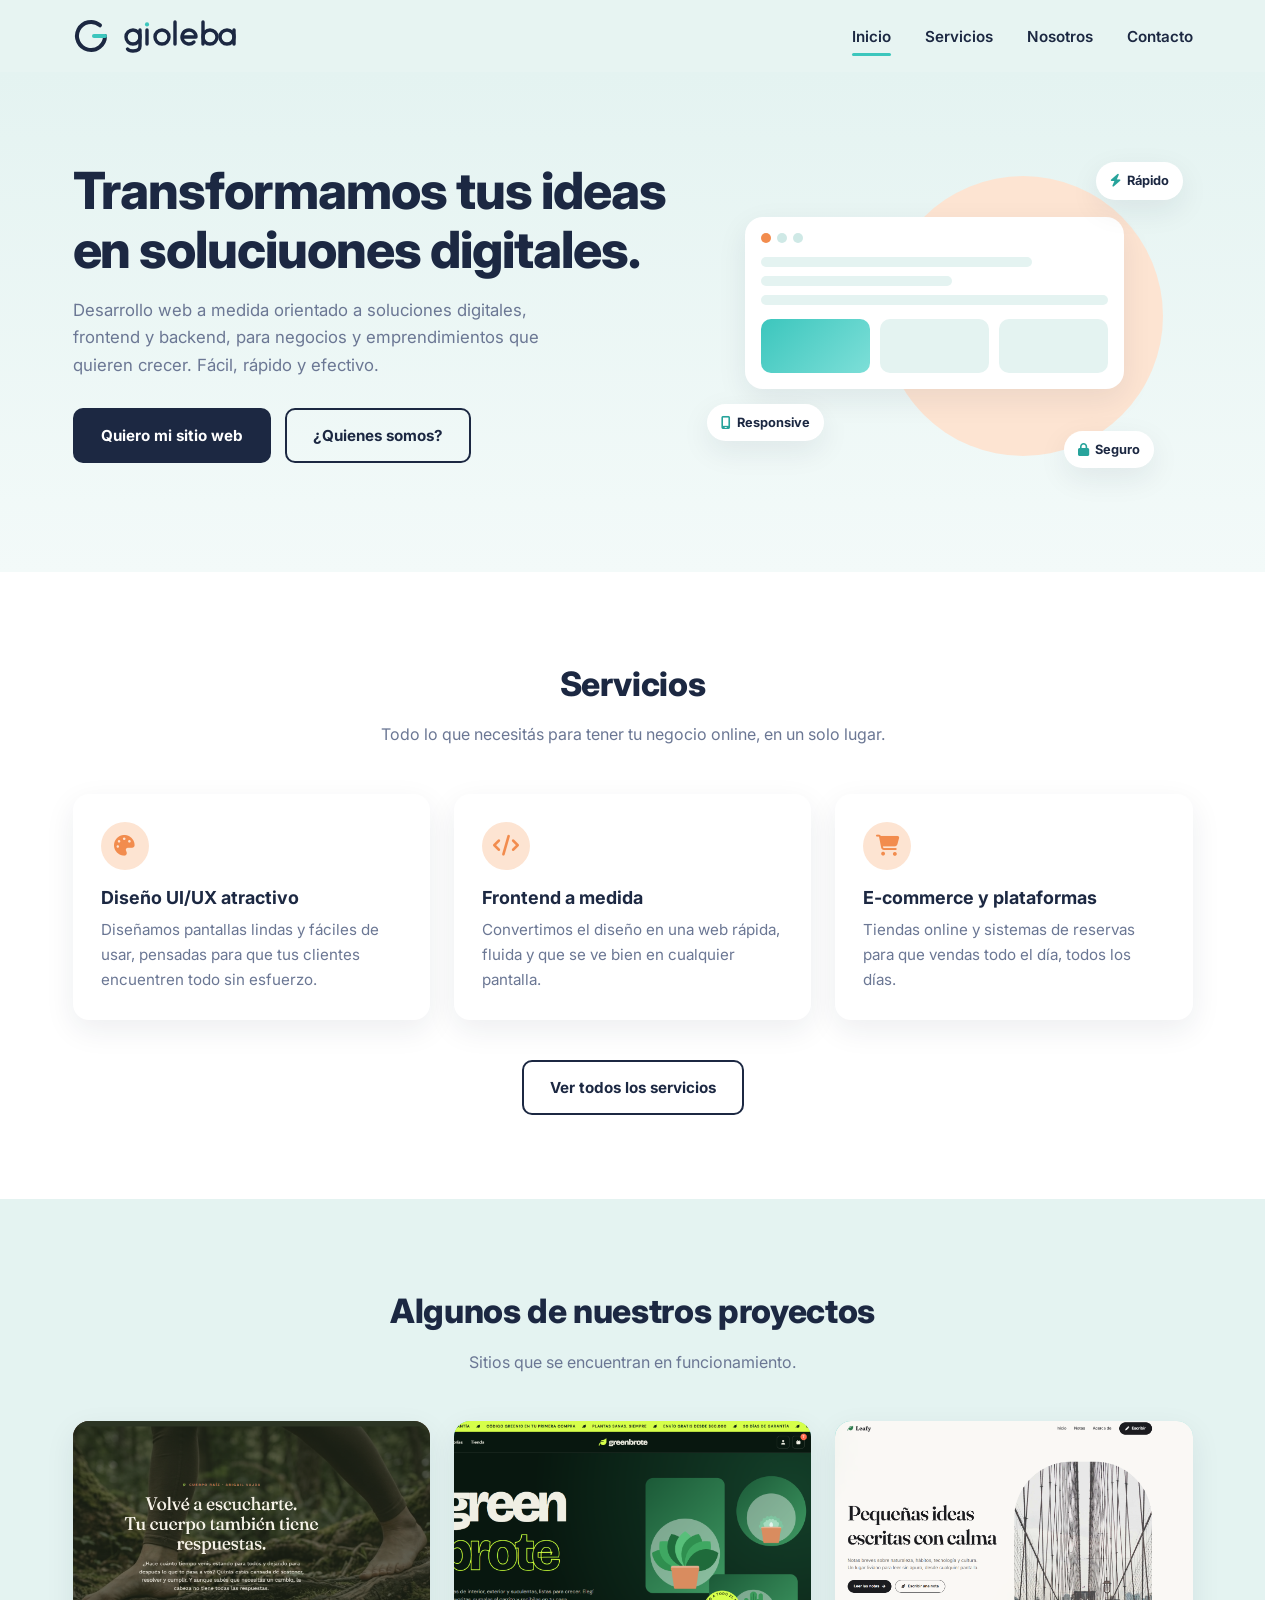
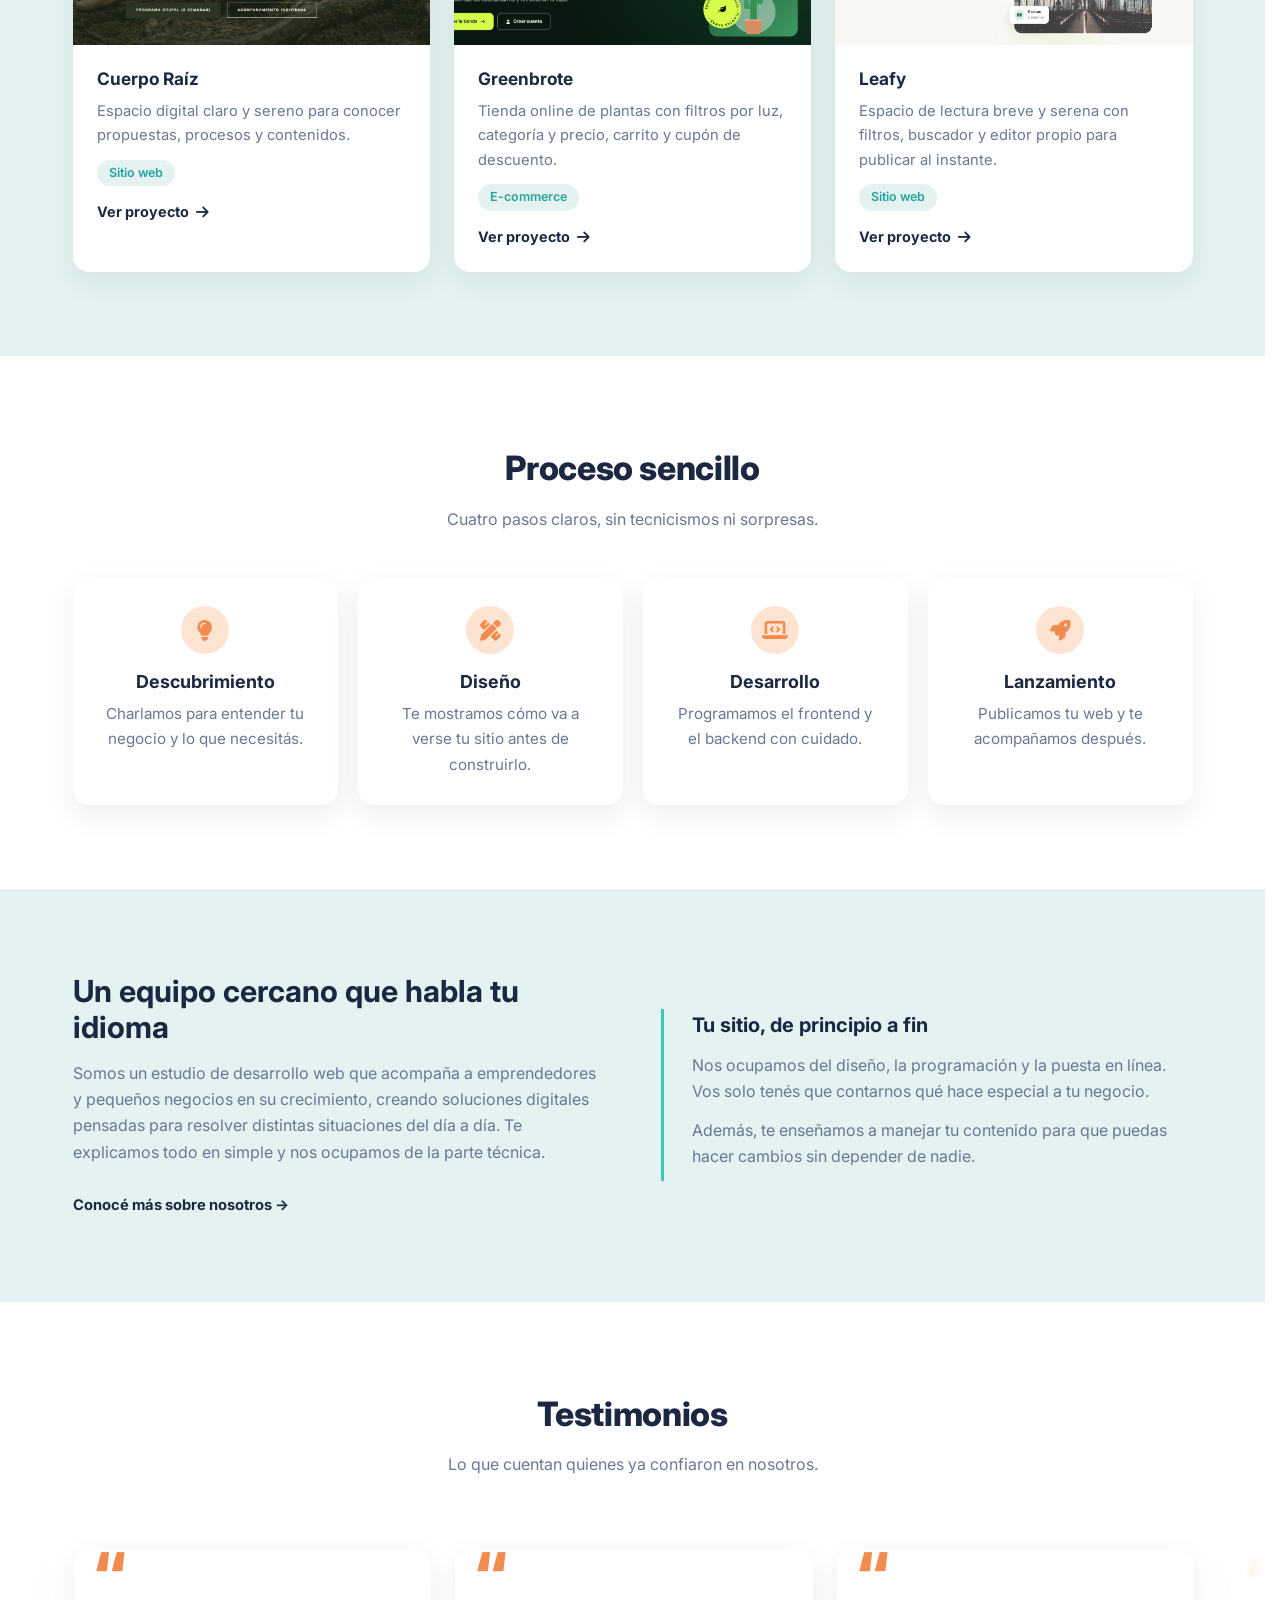
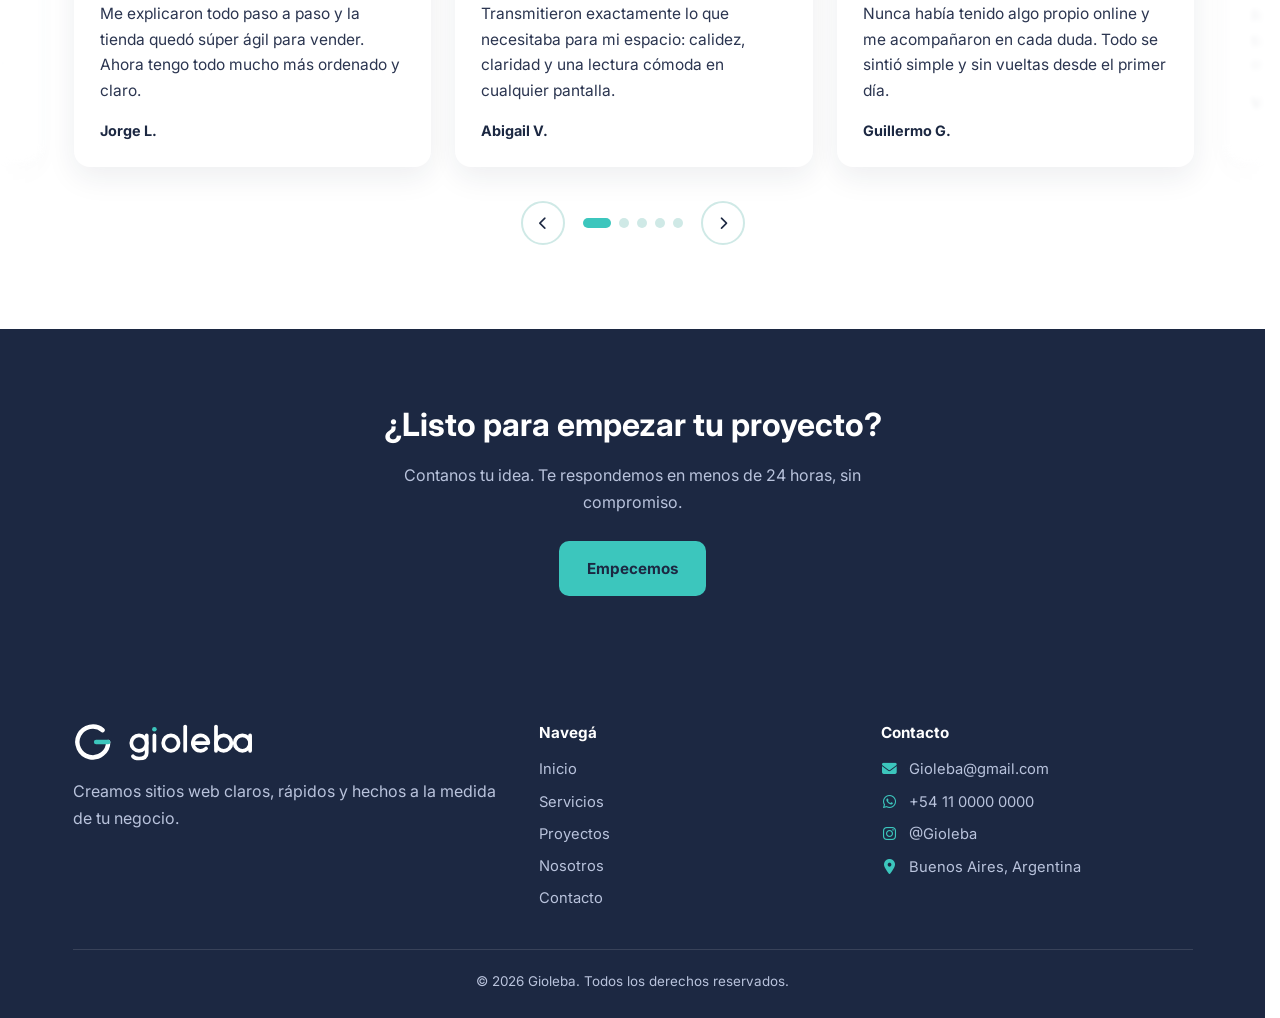
<file: index.html>
<!DOCTYPE html>
<html lang="es">
<head>
  <meta charset="UTF-8">
  <meta name="viewport" content="width=device-width, initial-scale=1">
  <title>Gioleba</title>
  <meta name="description" content="Desarrollo web a medida para negocios y emprendimientos.">
  <link rel="icon" href="img/logo-blanco.svg">
  <link rel="preconnect" href="https://fonts.googleapis.com">
  <link href="https://fonts.googleapis.com/css2?family=Inter:wght@400;500;600;700;800&display=swap" rel="stylesheet">
  <!-- iconos font awesome -->
  <link rel="stylesheet" href="https://cdnjs.cloudflare.com/ajax/libs/font-awesome/6.5.2/css/all.min.css">
  <!-- hoja de estilos compartida -->
  <link rel="stylesheet" href="style.css">
</head>
<body>

  <!-- cabecera y navegacion, el link activo se marca desde main.js -->
  <header class="cabecera">
    <div class="contenedor nav">
      <!-- logo: reemplaza el archivo img/logo.svg por el tuyo -->
      <a href="index.html" class="logo" aria-label="Gioleba, ir al inicio"><img src="img/logo.svg" alt="Gioleba" width="170" height="40"></a>
      <button class="burger" aria-label="Abrir menú" aria-expanded="false"><span></span><span></span><span></span></button>
      <ul class="menu">
        <li><a href="index.html">Inicio</a></li>
        <li><a href="servicios.html">Servicios</a></li>
        <!-- <li><a href="proyectos.html">Proyectos</a></li>-->
        <li><a href="nosotros.html">Nosotros</a></li>
        <li><a href="contacto.html">Contacto</a></li>
      </ul>
    </div>
  </header>

  <main>
    <!-- hero -->
    <section class="hero">
      <div class="contenedor hero-grid">
        <div>
          <h1 class="entra">Transformamos tus ideas en soluciuones digitales.</h1>
          <p class="entra">Desarrollo web a medida orientado a soluciones digitales, frontend y backend, para negocios y emprendimientos que quieren crecer. Fácil, rápido y efectivo.</p>
          <div class="acciones entra">
            <a href="contacto.html" class="btn btn-oscuro">Quiero mi sitio web</a>
            <a href="nosotros.html" class="btn btn-borde">¿Quienes somos?</a>
          </div>
        </div>
        <!-- ilustracion hecha solo con css -->
        <div class="ilustra entra" aria-hidden="true">
          <div class="fondo-circulo"></div>
          <div class="ventana">
            <div class="puntos"><i></i><i></i><i></i></div>
            <div class="linea media"></div><div class="linea corta"></div><div class="linea"></div>
            <div class="bloque"><b></b><b></b><b></b></div>
          </div>
          <span class="chip c1"><i class="fa-solid fa-bolt"></i>Rápido</span><span class="chip c2"><i class="fa-solid fa-mobile-screen"></i>Responsive</span><span class="chip c3"><i class="fa-solid fa-lock"></i>Seguro</span>
        </div>
      </div>
    </section>

    <!-- resumen de servicios -->
    <section class="seccion">
      <div class="contenedor">
        <div class="titulo reveal"><h2>Servicios</h2><p>Todo lo que necesitás para tener tu negocio online, en un solo lugar.</p></div>
        <div class="grid-3">
        <article class="tarjeta reveal"><div class="icono"><i class="fa-solid fa-palette"></i></div><h3>Diseño UI/UX atractivo</h3><p>Diseñamos pantallas lindas y fáciles de usar, pensadas para que tus clientes encuentren todo sin esfuerzo.</p></article>
        <article class="tarjeta reveal"><div class="icono"><i class="fa-solid fa-code"></i></div><h3>Frontend a medida</h3><p>Convertimos el diseño en una web rápida, fluida y que se ve bien en cualquier pantalla.</p></article>
        <article class="tarjeta reveal"><div class="icono"><i class="fa-solid fa-cart-shopping"></i></div><h3>E-commerce y plataformas</h3><p>Tiendas online y sistemas de reservas para que vendas todo el día, todos los días.</p></article>
        </div>
        <div class="centro"><a href="servicios.html" class="btn btn-borde">Ver todos los servicios</a></div>
      </div>
    </section>

    <!-- resumen de proyectos -->
    <section class="seccion alt">
      <div class="contenedor">
        <div class="titulo reveal"><h2>Algunos de nuestros proyectos</h2><p>Sitios que se encuentran en funcionamiento.</p></div>
        <div class="grid-3">
        <!-- cada proyecto: foto en img/proyectos/, link en data-url y descripcion dentro de proyecto-detalle -->
   
   
   
        <article class="proyecto reveal" data-cat="web" data-url="https://abigailvajdacuerporaiz.com.ar/" tabindex="0" role="button" aria-haspopup="dialog" aria-label="Ver detalles de Cuerpo Raíz">
  <div class="thumb t1"><div class="pieza"></div><img src="img/proyectos/proy1.png" alt="Captura del sitio Cuerpo Raíz"></div>
  <div class="proyecto-info">
    <h3>Cuerpo Raíz</h3>
    <p>Espacio digital claro y sereno para conocer propuestas, procesos y contenidos.</p>
    <span class="etiqueta">Sitio web</span>
    <span class="ver-mas">Ver proyecto <i class="fa-solid fa-arrow-right"></i></span>
  </div>
  <div class="proyecto-detalle" hidden>
    <p>Un espacio digital pensado para acompañar procesos de escucha y cambio, con una lectura serena, ordenada y cómoda en cualquier dispositivo.</p>
    <p>Organiza de forma simple distintas modalidades de trabajo, testimonios y accesos directos para consultar, con un diseño que prioriza la claridad y el ritmo de lectura.</p>
  </div>
</article>

<article class="proyecto reveal" data-cat="ecommerce" data-url="Proyects/greenbrote.html" tabindex="0" role="button" aria-haspopup="dialog" aria-label="Ver detalles de greenbrote">
          <div class="thumb t3"><div class="pieza"></div><img src="img/proyectos/proy4.png" alt="Captura del sitio greenbrote"></div>
          <div class="proyecto-info">
            <h3>Greenbrote</h3>
            <p>Tienda online de plantas con filtros por luz, categoría y precio, carrito y cupón de descuento.</p>
            <span class="etiqueta">E-commerce</span>
            <span class="ver-mas">Ver proyecto <i class="fa-solid fa-arrow-right"></i></span>
          </div>
          <div class="proyecto-detalle" hidden>
            <p>Una tienda digital pensada para elegir plantas según la luz del espacio, filtrar por categoría o precio y armar el pedido de forma simple.</p>
            <p>Cuenta con carrito interactivo, cálculo de envío y descuentos, y acceso de cuenta para comprar ágilmente desde cualquier pantalla.</p>
          </div>
        </article>
       
       
       <article class="proyecto reveal" data-cat="web" data-url="Proyects/blog-personal.html" tabindex="0" role="button" aria-haspopup="dialog" aria-label="Ver detalles de Leafy">
          <div class="thumb t3"><div class="pieza"></div><img src="img/proyectos/proy3.png" alt="Captura del sitio Leafy"></div>
          <div class="proyecto-info">
            <h3>Leafy</h3>
            <p>Espacio de lectura breve y serena con filtros, buscador y editor propio para publicar al instante.</p>
            <span class="etiqueta">Sitio web</span>
            <span class="ver-mas">Ver proyecto <i class="fa-solid fa-arrow-right"></i></span>
          </div>
          <div class="proyecto-detalle" hidden>
            <p>Un espacio pensado para leer notas breves sin apuro, con una lectura clara, cómoda en cualquier pantalla y organizada por temas o búsqueda instantánea.</p>
            <p>Incluye lector a pantalla completa con barra de progreso y un panel lateral simple para redactar y publicar nuevas notas en pocos clics.</p>
          </div>
        </article>
    </section>

    <!-- proceso -->
    <section class="seccion">
      <div class="contenedor">
        <div class="titulo reveal"><h2>Proceso sencillo</h2><p>Cuatro pasos claros, sin tecnicismos ni sorpresas.</p></div>
        <div class="pasos">
        <div class="paso tarjeta reveal"><div class="icono"><i class="fa-solid fa-lightbulb"></i></div><h3>Descubrimiento</h3><p>Charlamos para entender tu negocio y lo que necesitás.</p></div>
        <div class="paso tarjeta reveal"><div class="icono"><i class="fa-solid fa-pen-ruler"></i></div><h3>Diseño</h3><p>Te mostramos cómo va a verse tu sitio antes de construirlo.</p></div>
        <div class="paso tarjeta reveal"><div class="icono"><i class="fa-solid fa-laptop-code"></i></div><h3>Desarrollo</h3><p>Programamos el frontend y el backend con cuidado.</p></div>
        <div class="paso tarjeta reveal"><div class="icono"><i class="fa-solid fa-rocket"></i></div><h3>Lanzamiento</h3><p>Publicamos tu web y te acompañamos después.</p></div>
        </div>
      </div>
    </section>

    <!-- resumen sobre nosotros -->
    <section class="seccion alt">
      <div class="contenedor dos-col">
        <div class="reveal">
          <h2>Un equipo cercano que habla tu idioma</h2>
          <p>Somos un estudio de desarrollo web que acompaña a emprendedores y pequeños negocios en su crecimiento, creando soluciones digitales pensadas para resolver distintas situaciones del día a día. Te explicamos todo en simple y nos ocupamos de la parte técnica.</p>
          <a href="nosotros.html" class="enlace">Conocé más sobre nosotros <span>→</span></a>
        </div>
        <div class="texto-der reveal">
          <h3>Tu sitio, de principio a fin</h3>
          <p>Nos ocupamos del diseño, la programación y la puesta en línea. Vos solo tenés que contarnos qué hace especial a tu negocio.</p>
          <p>Además, te enseñamos a manejar tu contenido para que puedas hacer cambios sin depender de nadie.</p>
        </div>
      </div>
    </section>

    <!-- testimonios en slide, la logica esta en main.js -->
    <section class="seccion" id="testimonios">
      <div class="contenedor">
        <div class="titulo reveal"><h2>Testimonios</h2><p>Lo que cuentan quienes ya confiaron en nosotros.</p></div>
      </div>
      <div class="slider" id="slider-testimonios" aria-roledescription="carrusel" aria-label="Testimonios de clientes">
        <div class="contenedor slider-ventana">
          <div class="slider-pista">
            <div class="testimonio"><p>Me explicaron todo paso a paso y la tienda quedó súper ágil para vender. Ahora tengo todo mucho más ordenado y claro.</p><div class="autor">Jorge L.</div></div>
            <div class="testimonio"><p>Transmitieron exactamente lo que necesitaba para mi espacio: calidez, claridad y una lectura cómoda en cualquier pantalla.</p><div class="autor">Abigail V.</div></div>
            <div class="testimonio"><p>Nunca había tenido algo propio online y me acompañaron en cada duda. Todo se sintió simple y sin vueltas desde el primer día.</p><div class="autor">Guillermo G.</div></div>
            <div class="testimonio"><p>Resolvió un lío diario que me quitaba tiempo. Ahora los turnos entran solos, ordenados y sin mensajes cruzados.</p><div class="autor">Viviana C.</div></div>
            <div class="testimonio"><p>Buscaba una solución prolija y fácil de mantener, y cumplieron tal cual. Me mostraron cómo moverme sin depender de nadie.</p><div class="autor">Javier L.</div></div>

          
          </div>
        </div>
      </div>
      <div class="slider-controles">
        <button class="slider-btn" data-dir="-1" aria-label="Testimonio anterior"><i class="fa-solid fa-chevron-left"></i></button>
        <div class="slider-puntos"></div>
        <button class="slider-btn" data-dir="1" aria-label="Testimonio siguiente"><i class="fa-solid fa-chevron-right"></i></button>
      </div>
    </section>

    <section class="banda">
      <div class="contenedor reveal">
        <h2>¿Listo para empezar tu proyecto?</h2>
        <p>Contanos tu idea. Te respondemos en menos de 24 horas, sin compromiso.</p>
        <a href="contacto.html" class="btn btn-turquesa">Empecemos</a>
      </div>
    </section>
  </main>

  <!-- pie de pagina -->
  <footer class="pie">
    <div class="contenedor">
      <div class="pie-grid">
        <div>
          <!-- logo version clara para fondo oscuro: img/logo-blanco.svg -->
          <a href="index.html" class="logo" aria-label="Gioleba, ir al inicio"><img src="img/logo-blanco.svg" alt="Gioleba" width="170" height="40"></a>
          <p>Creamos sitios web claros, rápidos y hechos a la medida de tu negocio.</p>
        </div>
        <div>
          <h4>Navegá</h4>
          <ul>
            <li><a href="index.html">Inicio</a></li>
            <li><a href="servicios.html">Servicios</a></li>
            <li><a href="proyectos.html">Proyectos</a></li>
            <li><a href="nosotros.html">Nosotros</a></li>
            <li><a href="contacto.html">Contacto</a></li>
          </ul>
        </div>
        <div>
          <h4>Contacto</h4>
          <ul>
            <li><a href="mailto:Gioleba@gmail.com"><i class="fa-solid fa-envelope"></i>Gioleba@gmail.com</a></li>
            <li><a href="https://wa.me/5491100000000" target="_blank" rel="noopener"><i class="fa-brands fa-whatsapp"></i>+54 11 0000 0000</a></li>
            <li><a href="https://instagram.com/Gioleba" target="_blank" rel="noopener"><i class="fa-brands fa-instagram"></i>@Gioleba</a></li>
            <li><span><i class="fa-solid fa-location-dot"></i>Buenos Aires, Argentina</span></li>
          </ul>
        </div>
      </div>
      <p class="pie-fin">© <span class="anio">2026</span> Gioleba. Todos los derechos reservados.</p>
    </div>
  </footer>

  <!-- comportamiento compartido -->
  <script src="main.js"></script>
</body>
</html>
</file>
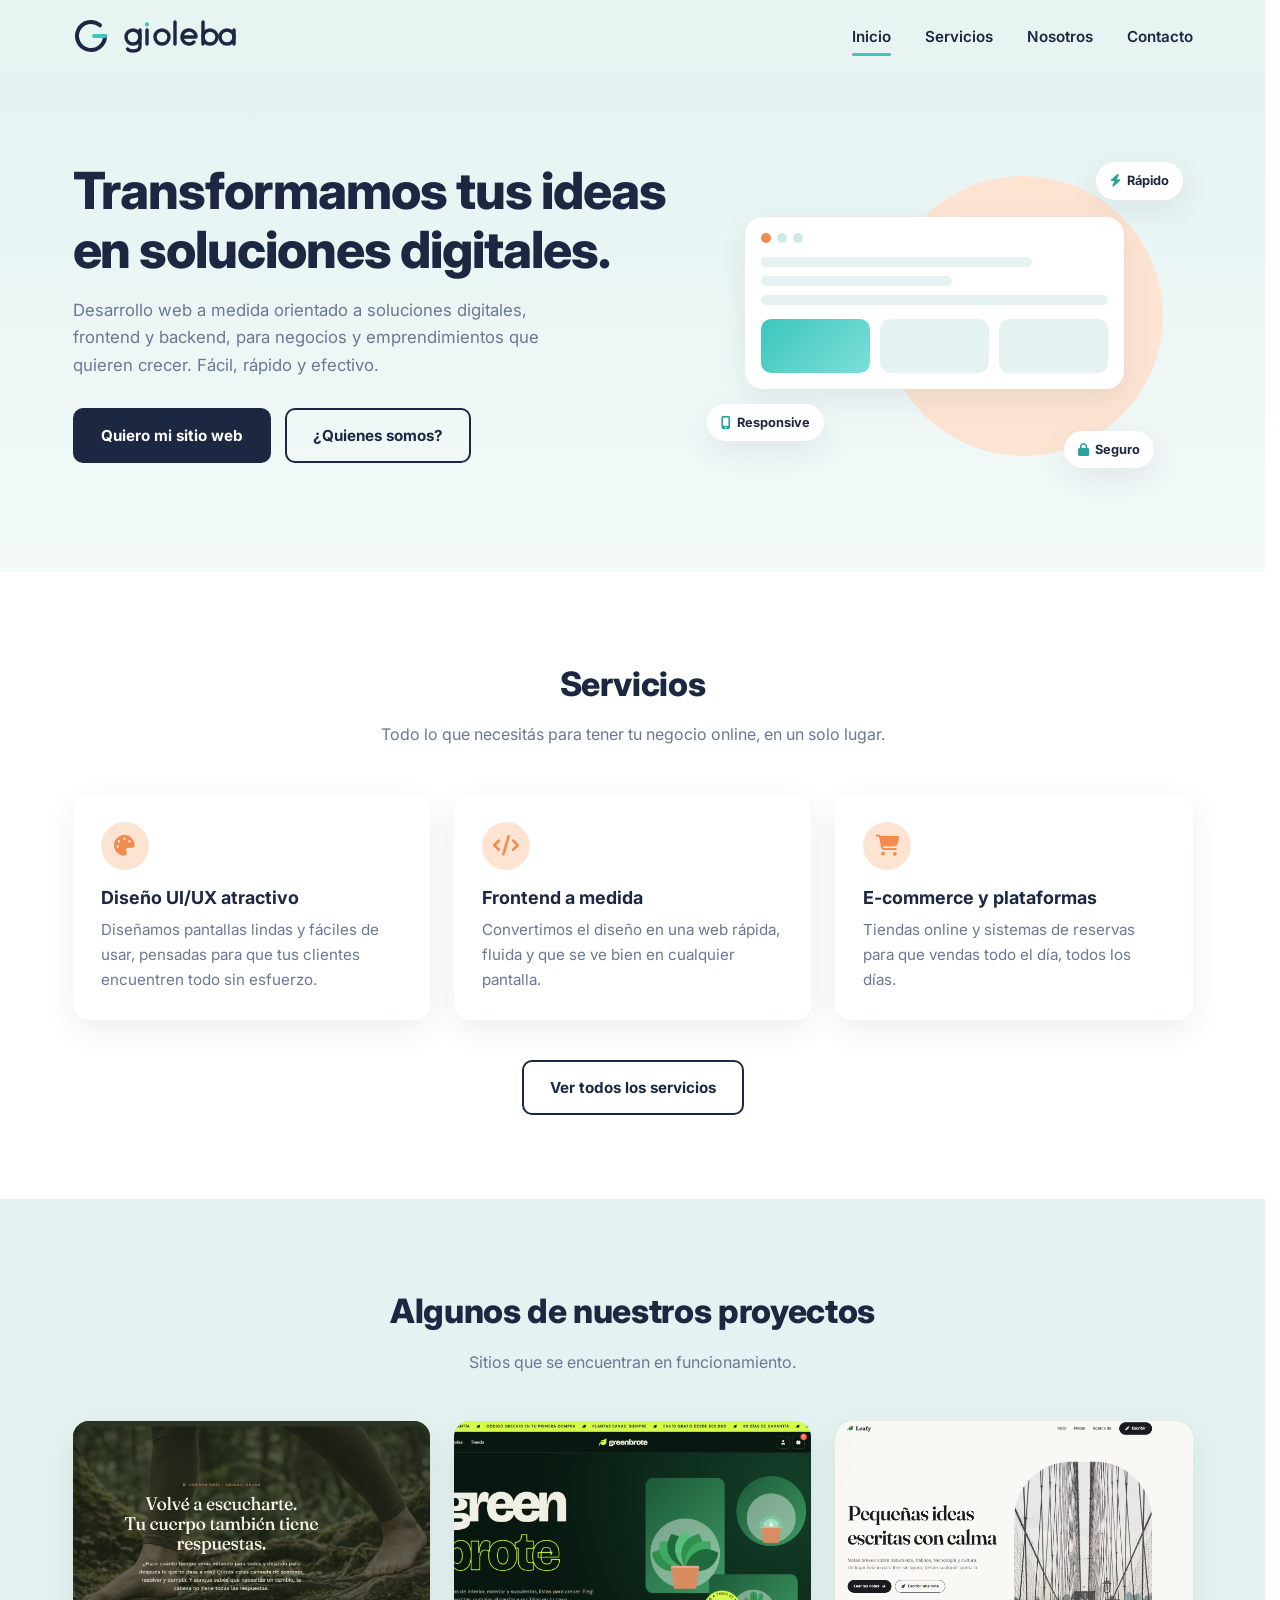
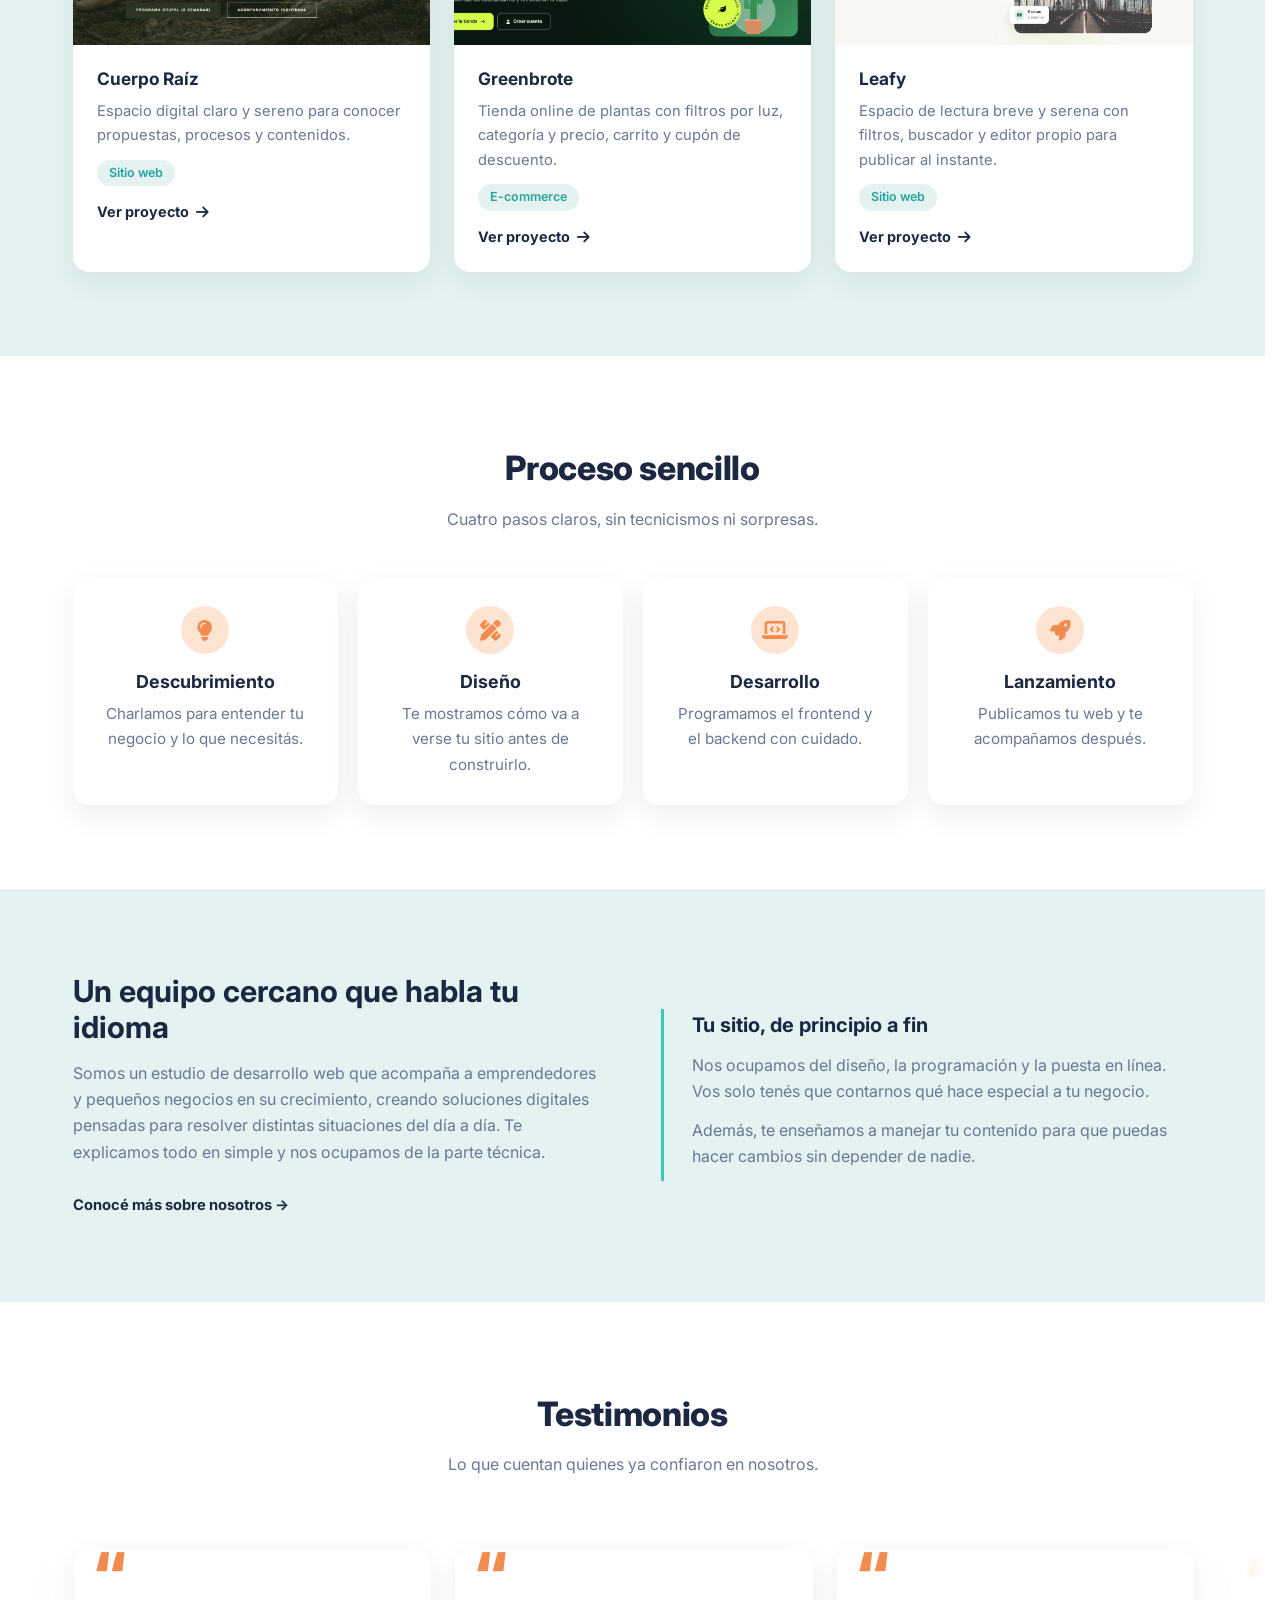
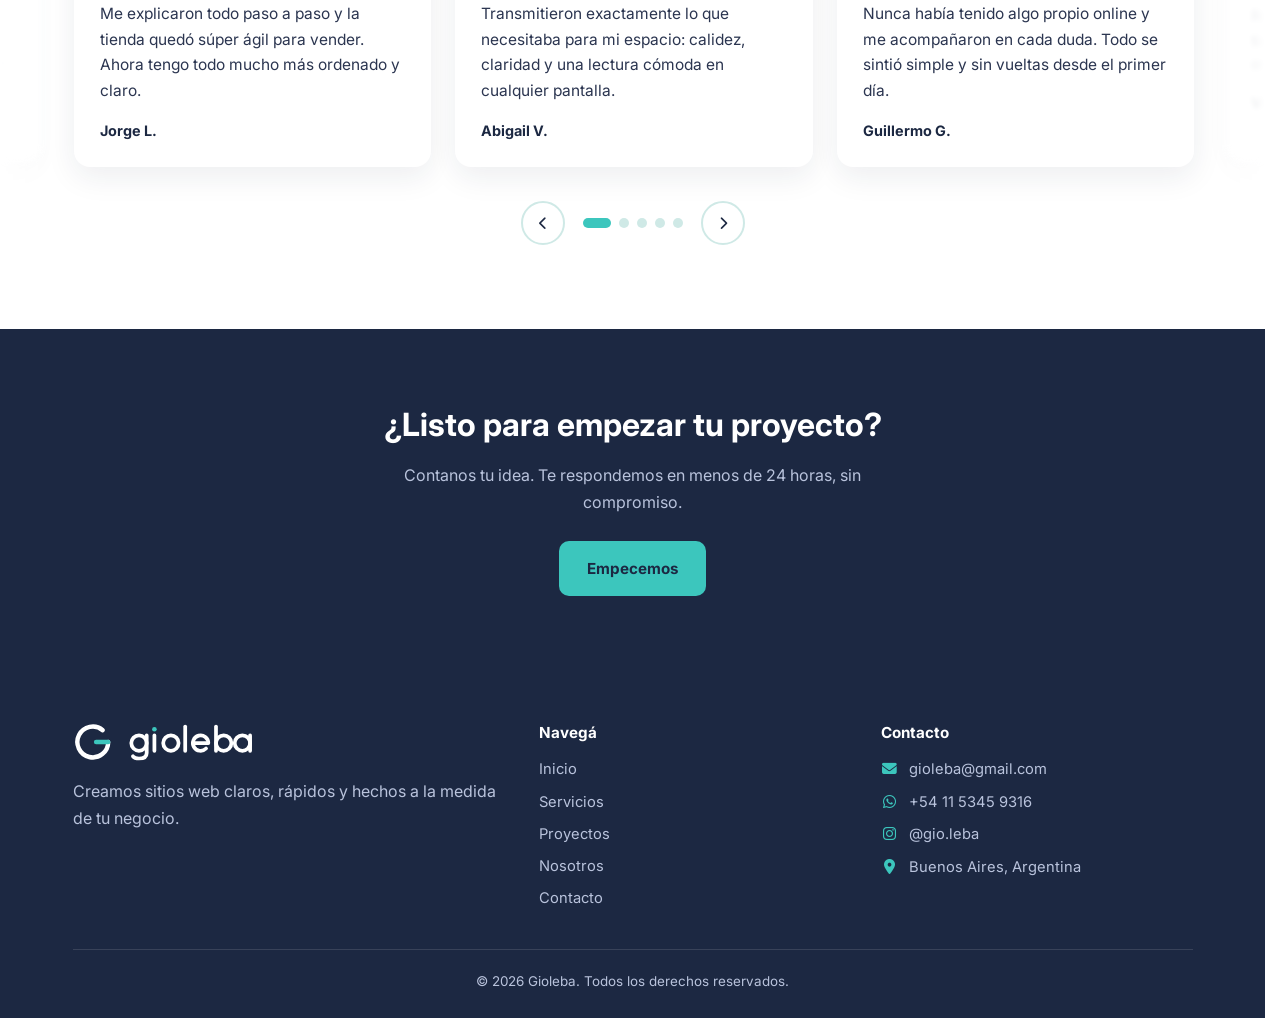
<file: public/index.html>
<!DOCTYPE html>
<html lang="es">
<head>
  <meta charset="UTF-8">
  <meta name="viewport" content="width=device-width, initial-scale=1">

  <!-- buscador: titulo y descripcion -->
  <title>Gioleba</title>
  <meta name="description" content="En Gioleba creamos soluciones digitales a medida para emprendedores y pequeños negocios. Diseñamos y desarrollamos plataformas, tiendas y sitios web claros, sin tecnicismos y con acompañamiento real.">
  <link rel="canonical" href="https://www.gioleba.com.ar/">
  <meta name="robots" content="index, follow">
  <meta name="theme-color" content="#1c2842">

  <!-- vista previa al compartir el link (whatsapp, facebook, linkedin, etc.) -->
  <meta property="og:type" content="website">
  <meta property="og:site_name" content="Gioleba">
  <meta property="og:locale" content="es_AR">
  <meta property="og:title" content="Gioleba | Soluciones digitales a medida">
  <meta property="og:description" content="En Gioleba creamos soluciones digitales a medida para emprendedores y pequeños negocios. Diseñamos y desarrollamos plataformas, tiendas y sitios web claros, sin tecnicismos y con acompañamiento real.">
  <meta property="og:url" content="https://www.gioleba.com.ar/">
  <meta property="og:image" content="https://www.gioleba.com.ar/img/GiolebaLogo.jfif">
  <meta property="og:image:width" content="1200">
  <meta property="og:image:height" content="630">
  <meta property="og:image:alt" content="Gioleba, soluciones digitales a medida">

  <!-- vista previa en x (twitter) -->
  <meta name="twitter:card" content="summary_large_image">
  <meta name="twitter:title" content="Gioleba | Soluciones digitales a medida">
  <meta name="twitter:description" content="En Gioleba creamos soluciones digitales a medida para emprendedores y pequeños negocios. Diseñamos y desarrollamos plataformas, tiendas y sitios web claros, sin tecnicismos y con acompañamiento real.">
  <meta name="twitter:image" content="https://www.gioleba.com.ar/img/GiolebaLogo.jfif">

  <!-- iconos y recursos -->
  <link rel="icon" href="img/logopng1.png">
  <link rel="preconnect" href="https://fonts.googleapis.com">
  <link href="https://fonts.googleapis.com/css2?family=Inter:wght@400;500;600;700;800&display=swap" rel="stylesheet">
  <!-- iconos font awesome -->
  <link rel="stylesheet" href="https://cdnjs.cloudflare.com/ajax/libs/font-awesome/6.5.2/css/all.min.css">
  <!-- hoja de estilos compartida -->
  <link rel="stylesheet" href="style.css">

  <!-- datos del negocio para google, dejalo solo en el index -->
  <script type="application/ld+json">
  {
    "@context": "https://schema.org",
    "@type": "Organization",
    "name": "Gioleba",
    "url": "https://www.gioleba.com.ar/",
    "logo": "https://www.gioleba.com.ar/img/GiolebaLogo.jfif",
    "email": "gioleba@gmail.com",
    "sameAs": ["https://instagram.com/Gioleba"]
  }
  </script>
</head>

<body>

  <!-- cabecera y navegacion, el link activo se marca desde main.js -->
  <header class="cabecera">
    <div class="contenedor nav">
      <!-- logo: reemplaza el archivo img/logo.svg por el tuyo -->
      <a href="index.html" class="logo" aria-label="Gioleba, ir al inicio"><img src="img/logo.svg" alt="Gioleba" width="170" height="40"></a>
      <button class="burger" aria-label="Abrir menú" aria-expanded="false"><span></span><span></span><span></span></button>
      <ul class="menu">
        <li><a href="index.html">Inicio</a></li>
        <li><a href="servicios.html">Servicios</a></li>
        <!-- <li><a href="proyectos.html">Proyectos</a></li>-->
        <li><a href="nosotros.html">Nosotros</a></li>
        <li><a href="contacto.html">Contacto</a></li>
      </ul>
    </div>
  </header>

  <main>
    <!-- hero -->
    <section class="hero">
      <div class="contenedor hero-grid">
        <div>
          <h1 class="entra">Transformamos tus ideas en soluciones digitales.</h1>
          <p class="entra">Desarrollo web a medida orientado a soluciones digitales, frontend y backend, para negocios y emprendimientos que quieren crecer. Fácil, rápido y efectivo.</p>
          <div class="acciones entra">
            <a href="contacto.html" class="btn btn-oscuro">Quiero mi sitio web</a>
            <a href="nosotros.html" class="btn btn-borde">¿Quienes somos?</a>
          </div>
        </div>
        <!-- ilustracion hecha solo con css -->
        <div class="ilustra entra" aria-hidden="true">
          <div class="fondo-circulo"></div>
          <div class="ventana">
            <div class="puntos"><i></i><i></i><i></i></div>
            <div class="linea media"></div><div class="linea corta"></div><div class="linea"></div>
            <div class="bloque"><b></b><b></b><b></b></div>
          </div>
          <span class="chip c1"><i class="fa-solid fa-bolt"></i>Rápido</span><span class="chip c2"><i class="fa-solid fa-mobile-screen"></i>Responsive</span><span class="chip c3"><i class="fa-solid fa-lock"></i>Seguro</span>
        </div>
      </div>
    </section>

    <!-- resumen de servicios -->
    <section class="seccion">
      <div class="contenedor">
        <div class="titulo reveal"><h2>Servicios</h2><p>Todo lo que necesitás para tener tu negocio online, en un solo lugar.</p></div>
        <div class="grid-3">
        <article class="tarjeta reveal"><div class="icono"><i class="fa-solid fa-palette"></i></div><h3>Diseño UI/UX atractivo</h3><p>Diseñamos pantallas lindas y fáciles de usar, pensadas para que tus clientes encuentren todo sin esfuerzo.</p></article>
        <article class="tarjeta reveal"><div class="icono"><i class="fa-solid fa-code"></i></div><h3>Frontend a medida</h3><p>Convertimos el diseño en una web rápida, fluida y que se ve bien en cualquier pantalla.</p></article>
        <article class="tarjeta reveal"><div class="icono"><i class="fa-solid fa-cart-shopping"></i></div><h3>E-commerce y plataformas</h3><p>Tiendas online y sistemas de reservas para que vendas todo el día, todos los días.</p></article>
        </div>
        <div class="centro"><a href="servicios.html" class="btn btn-borde">Ver todos los servicios</a></div>
      </div>
    </section>

    <!-- resumen de proyectos -->
    <section class="seccion alt">
      <div class="contenedor">
        <div class="titulo reveal"><h2>Algunos de nuestros proyectos</h2><p>Sitios que se encuentran en funcionamiento.</p></div>
        <div class="grid-3">
        <!-- cada proyecto: foto en img/proyectos/, link en data-url y descripcion dentro de proyecto-detalle -->
   
   
   
        <article class="proyecto reveal" data-cat="web" data-url="https://abigailvajdacuerporaiz.com.ar/" tabindex="0" role="button" aria-haspopup="dialog" aria-label="Ver detalles de Cuerpo Raíz">
  <div class="thumb t1"><div class="pieza"></div><img src="img/proyectos/proy1.png" alt="Captura del sitio Cuerpo Raíz"></div>
  <div class="proyecto-info">
    <h3>Cuerpo Raíz</h3>
    <p>Espacio digital claro y sereno para conocer propuestas, procesos y contenidos.</p>
    <span class="etiqueta">Sitio web</span>
    <span class="ver-mas">Ver proyecto <i class="fa-solid fa-arrow-right"></i></span>
  </div>
  <div class="proyecto-detalle" hidden>
    <p>Un espacio digital pensado para acompañar procesos de escucha y cambio, con una lectura serena, ordenada y cómoda en cualquier dispositivo.</p>
    <p>Organiza de forma simple distintas modalidades de trabajo, testimonios y accesos directos para consultar, con un diseño que prioriza la claridad y el ritmo de lectura.</p>
  </div>
</article>

<article class="proyecto reveal" data-cat="ecommerce" data-url="Proyects/greenbrote.html" tabindex="0" role="button" aria-haspopup="dialog" aria-label="Ver detalles de greenbrote">
          <div class="thumb t3"><div class="pieza"></div><img src="img/proyectos/proy4.png" alt="Captura del sitio greenbrote"></div>
          <div class="proyecto-info">
            <h3>Greenbrote</h3>
            <p>Tienda online de plantas con filtros por luz, categoría y precio, carrito y cupón de descuento.</p>
            <span class="etiqueta">E-commerce</span>
            <span class="ver-mas">Ver proyecto <i class="fa-solid fa-arrow-right"></i></span>
          </div>
          <div class="proyecto-detalle" hidden>
            <p>Una tienda digital pensada para elegir plantas según la luz del espacio, filtrar por categoría o precio y armar el pedido de forma simple.</p>
            <p>Cuenta con carrito interactivo, cálculo de envío y descuentos, y acceso de cuenta para comprar ágilmente desde cualquier pantalla.</p>
          </div>
        </article>
       
       
       <article class="proyecto reveal" data-cat="web" data-url="Proyects/blog-personal.html" tabindex="0" role="button" aria-haspopup="dialog" aria-label="Ver detalles de Leafy">
          <div class="thumb t3"><div class="pieza"></div><img src="img/proyectos/proy3.png" alt="Captura del sitio Leafy"></div>
          <div class="proyecto-info">
            <h3>Leafy</h3>
            <p>Espacio de lectura breve y serena con filtros, buscador y editor propio para publicar al instante.</p>
            <span class="etiqueta">Sitio web</span>
            <span class="ver-mas">Ver proyecto <i class="fa-solid fa-arrow-right"></i></span>
          </div>
          <div class="proyecto-detalle" hidden>
            <p>Un espacio pensado para leer notas breves sin apuro, con una lectura clara, cómoda en cualquier pantalla y organizada por temas o búsqueda instantánea.</p>
            <p>Incluye lector a pantalla completa con barra de progreso y un panel lateral simple para redactar y publicar nuevas notas en pocos clics.</p>
          </div>
        </article>
    </section>

    <!-- proceso -->
    <section class="seccion">
      <div class="contenedor">
        <div class="titulo reveal"><h2>Proceso sencillo</h2><p>Cuatro pasos claros, sin tecnicismos ni sorpresas.</p></div>
        <div class="pasos">
        <div class="paso tarjeta reveal"><div class="icono"><i class="fa-solid fa-lightbulb"></i></div><h3>Descubrimiento</h3><p>Charlamos para entender tu negocio y lo que necesitás.</p></div>
        <div class="paso tarjeta reveal"><div class="icono"><i class="fa-solid fa-pen-ruler"></i></div><h3>Diseño</h3><p>Te mostramos cómo va a verse tu sitio antes de construirlo.</p></div>
        <div class="paso tarjeta reveal"><div class="icono"><i class="fa-solid fa-laptop-code"></i></div><h3>Desarrollo</h3><p>Programamos el frontend y el backend con cuidado.</p></div>
        <div class="paso tarjeta reveal"><div class="icono"><i class="fa-solid fa-rocket"></i></div><h3>Lanzamiento</h3><p>Publicamos tu web y te acompañamos después.</p></div>
        </div>
      </div>
    </section>

    <!-- resumen sobre nosotros -->
    <section class="seccion alt">
      <div class="contenedor dos-col">
        <div class="reveal">
          <h2>Un equipo cercano que habla tu idioma</h2>
          <p>Somos un estudio de desarrollo web que acompaña a emprendedores y pequeños negocios en su crecimiento, creando soluciones digitales pensadas para resolver distintas situaciones del día a día. Te explicamos todo en simple y nos ocupamos de la parte técnica.</p>
          <a href="nosotros.html" class="enlace">Conocé más sobre nosotros <span>→</span></a>
        </div>
        <div class="texto-der reveal">
          <h3>Tu sitio, de principio a fin</h3>
          <p>Nos ocupamos del diseño, la programación y la puesta en línea. Vos solo tenés que contarnos qué hace especial a tu negocio.</p>
          <p>Además, te enseñamos a manejar tu contenido para que puedas hacer cambios sin depender de nadie.</p>
        </div>
      </div>
    </section>

    <!-- testimonios en slide, la logica esta en main.js -->
    <section class="seccion" id="testimonios">
      <div class="contenedor">
        <div class="titulo reveal"><h2>Testimonios</h2><p>Lo que cuentan quienes ya confiaron en nosotros.</p></div>
      </div>
      <div class="slider" id="slider-testimonios" aria-roledescription="carrusel" aria-label="Testimonios de clientes">
        <div class="contenedor slider-ventana">
          <div class="slider-pista">
            <div class="testimonio"><p>Me explicaron todo paso a paso y la tienda quedó súper ágil para vender. Ahora tengo todo mucho más ordenado y claro.</p><div class="autor">Jorge L.</div></div>
            <div class="testimonio"><p>Transmitieron exactamente lo que necesitaba para mi espacio: calidez, claridad y una lectura cómoda en cualquier pantalla.</p><div class="autor">Abigail V.</div></div>
            <div class="testimonio"><p>Nunca había tenido algo propio online y me acompañaron en cada duda. Todo se sintió simple y sin vueltas desde el primer día.</p><div class="autor">Guillermo G.</div></div>
            <div class="testimonio"><p>Resolvió un lío diario que me quitaba tiempo. Ahora los turnos entran solos, ordenados y sin mensajes cruzados.</p><div class="autor">Viviana C.</div></div>
            <div class="testimonio"><p>Buscaba una solución prolija y fácil de mantener, y cumplieron tal cual. Me mostraron cómo moverme sin depender de nadie.</p><div class="autor">Javier L.</div></div>

          
          </div>
        </div>
      </div>
      <div class="slider-controles">
        <button class="slider-btn" data-dir="-1" aria-label="Testimonio anterior"><i class="fa-solid fa-chevron-left"></i></button>
        <div class="slider-puntos"></div>
        <button class="slider-btn" data-dir="1" aria-label="Testimonio siguiente"><i class="fa-solid fa-chevron-right"></i></button>
      </div>
    </section>

    <section class="banda">
      <div class="contenedor reveal">
        <h2>¿Listo para empezar tu proyecto?</h2>
        <p>Contanos tu idea. Te respondemos en menos de 24 horas, sin compromiso.</p>
        <a href="contacto.html" class="btn btn-turquesa">Empecemos</a>
      </div>
    </section>
  </main>

  <!-- pie de pagina -->
  <footer class="pie">
    <div class="contenedor">
      <div class="pie-grid">
        <div>
          <!-- logo version clara para fondo oscuro: img/logo-blanco.svg -->
          <a href="index.html" class="logo" aria-label="Gioleba, ir al inicio"><img src="img/logo-blanco.svg" alt="Gioleba" width="170" height="40"></a>
          <p>Creamos sitios web claros, rápidos y hechos a la medida de tu negocio.</p>
        </div>
        <div>
          <h4>Navegá</h4>
          <ul>
            <li><a href="index.html">Inicio</a></li>
            <li><a href="servicios.html">Servicios</a></li>
            <li><a href="proyectos.html">Proyectos</a></li>
            <li><a href="nosotros.html">Nosotros</a></li>
            <li><a href="contacto.html">Contacto</a></li>
          </ul>
        </div>
        <div>
          <h4>Contacto</h4>
          <ul>
            <li><a href="mailto:gioleba@gmail.com"><i class="fa-solid fa-envelope"></i>gioleba@gmail.com</a></li>
            <li><a href="https://wa.me/5491153459316" target="_blank" rel="noopener"><i class="fa-brands fa-whatsapp"></i>+54 11 5345 9316</a></li>
            <li><a href="https://instagram.com/gio.leba" target="_blank" rel="noopener"><i class="fa-brands fa-instagram"></i>@gio.leba</a></li>
            <li><span><i class="fa-solid fa-location-dot"></i>Buenos Aires, Argentina</span></li>
          </ul>
        </div>
      </div>
      <p class="pie-fin">© <span class="anio">2026</span> Gioleba. Todos los derechos reservados.</p>
    </div>
  </footer>

  <!-- comportamiento compartido -->
  <script src="main.js"></script>
</body>
</html>
</file>
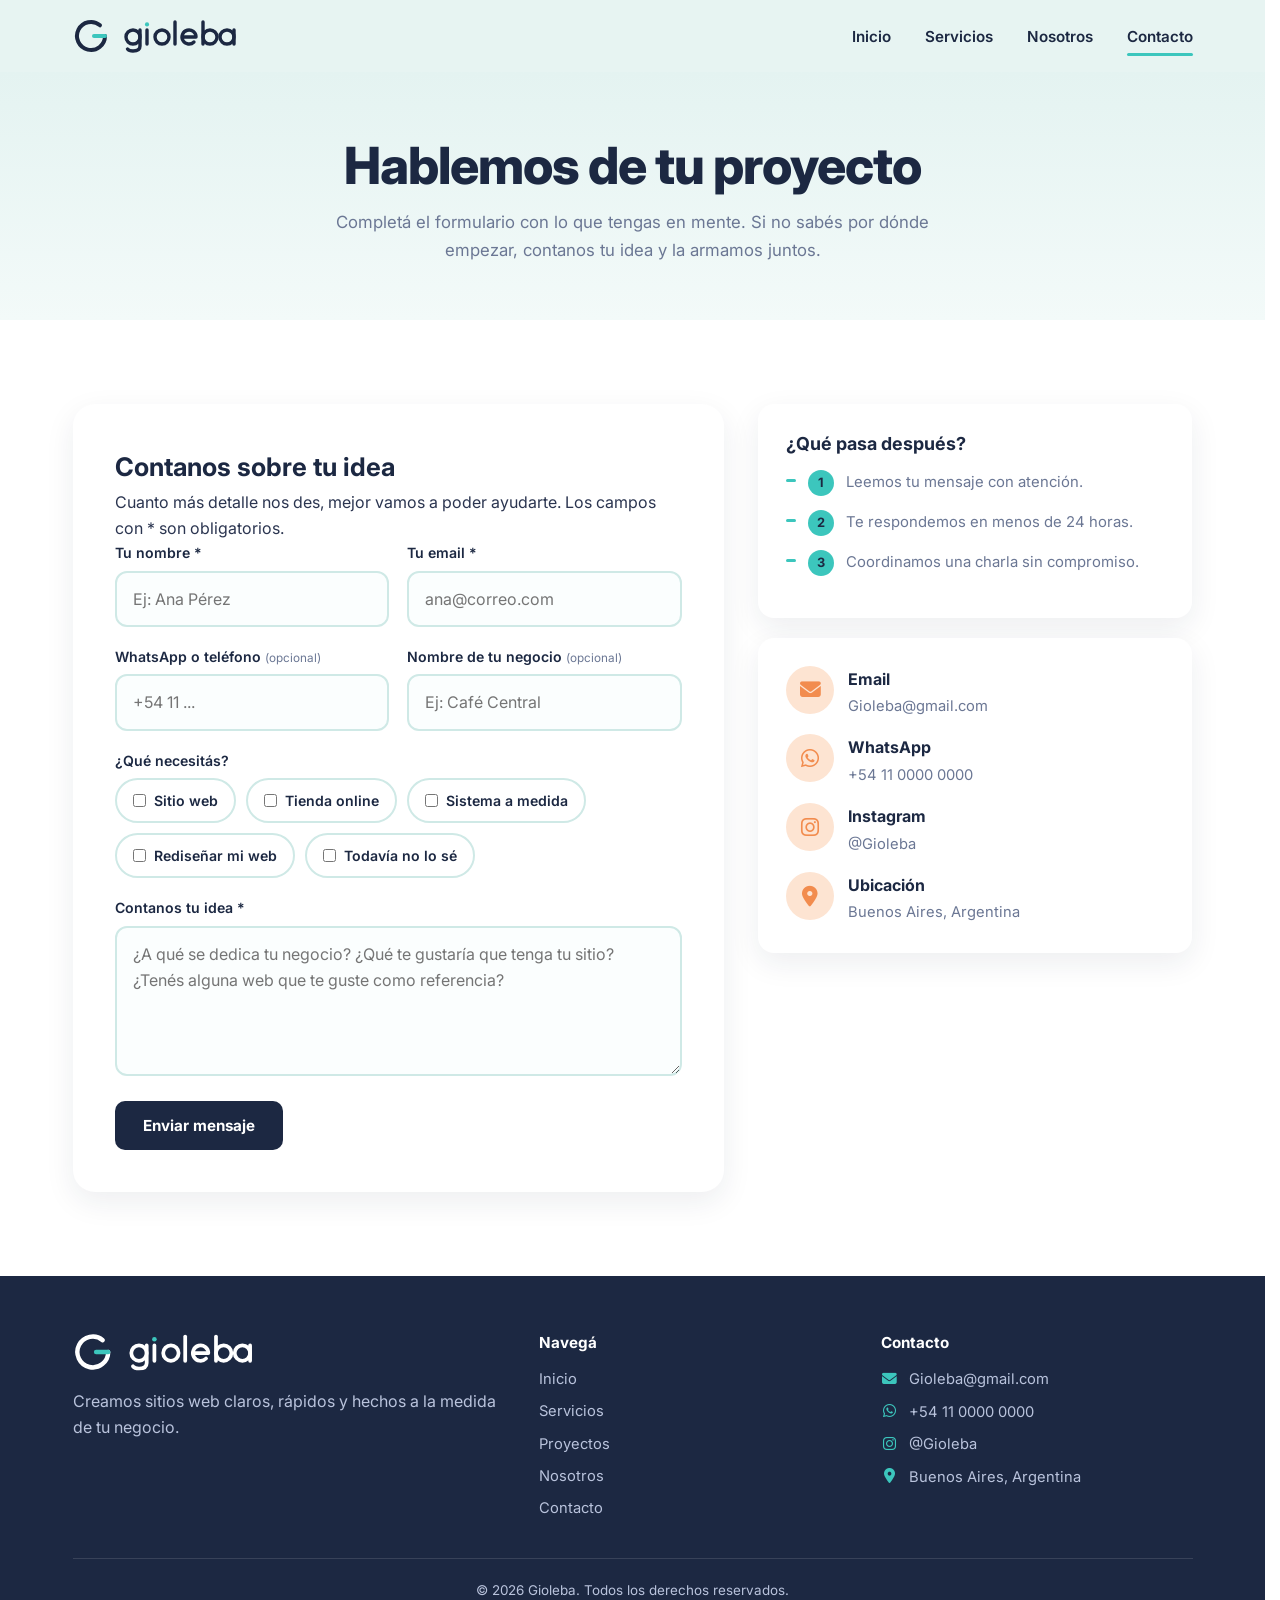
<file: contacto.html>
<!DOCTYPE html>
<html lang="es">
<head>
  <meta charset="UTF-8">
  <meta name="viewport" content="width=device-width, initial-scale=1">
  <title>Gioleba</title>
  <meta name="description" content="Contanos tu idea y empecemos tu proyecto.">
  <link rel="icon" href="img/logo-blanco.svg">
  <link rel="preconnect" href="https://fonts.googleapis.com">
  <link href="https://fonts.googleapis.com/css2?family=Inter:wght@400;500;600;700;800&display=swap" rel="stylesheet">
  <!-- iconos font awesome -->
  <link rel="stylesheet" href="https://cdnjs.cloudflare.com/ajax/libs/font-awesome/6.5.2/css/all.min.css">
  <!-- hoja de estilos compartida -->
  <link rel="stylesheet" href="style.css">
</head>
<body>

  <!-- cabecera y navegacion, el link activo se marca desde main.js -->
  <header class="cabecera">
    <div class="contenedor nav">
      <!-- logo: reemplaza el archivo img/logo.svg por el tuyo -->
      <a href="index.html" class="logo" aria-label="Gioleba, ir al inicio"><img src="img/logo.svg" alt="Gioleba" width="170" height="40"></a>
      <button class="burger" aria-label="Abrir menú" aria-expanded="false"><span></span><span></span><span></span></button>
      <ul class="menu">
        <li><a href="index.html">Inicio</a></li>
        <li><a href="servicios.html">Servicios</a></li>
          <!-- <li><a href="proyectos.html">Proyectos</a></li>-->
        <li><a href="nosotros.html">Nosotros</a></li>
        <li><a href="contacto.html">Contacto</a></li>
      </ul>
    </div>
  </header>

  <main>
    <section class="pagina-titulo">
      <div class="contenedor">
        <h1 class="entra">Hablemos de tu proyecto</h1>
        <p class="entra">Completá el formulario con lo que tengas en mente. Si no sabés por dónde empezar, contanos tu idea y la armamos juntos.</p>
      </div>
    </section>

    <section class="seccion">
      <div class="contenedor contacto-grid">

        <!-- formulario grande, validacion en main.js -->
        <div class="formulario reveal">
          <form id="form-contacto" novalidate>
            <h2>Contanos sobre tu idea</h2>
            <p>Cuanto más detalle nos des, mejor vamos a poder ayudarte. Los campos con * son obligatorios.</p>
            <div class="fila">
              <div class="campo"><label for="nombre">Tu nombre *</label><input id="nombre" name="nombre" type="text" placeholder="Ej: Ana Pérez" autocomplete="name"><span class="msg-error">Escribí tu nombre para saber cómo llamarte.</span></div>
              <div class="campo"><label for="email">Tu email *</label><input id="email" name="email" type="email" placeholder="ana@correo.com" autocomplete="email"><span class="msg-error">Revisá que el email esté bien escrito.</span></div>
            </div>
            <div class="fila">
              <div class="campo"><label for="tel">WhatsApp o teléfono <small>(opcional)</small></label><input id="tel" name="tel" type="tel" placeholder="+54 11 ..."></div>
              <div class="campo"><label for="negocio">Nombre de tu negocio <small>(opcional)</small></label><input id="negocio" name="negocio" type="text" placeholder="Ej: Café Central"></div>
            </div>
            <div class="campo">
              <label>¿Qué necesitás?</label>
              <div class="opciones">
                <label><input type="checkbox" name="tipo" value="web"> Sitio web</label>
                <label><input type="checkbox" name="tipo" value="tienda"> Tienda online</label>
                <label><input type="checkbox" name="tipo" value="sistema"> Sistema a medida</label>
                <label><input type="checkbox" name="tipo" value="rediseno"> Rediseñar mi web</label>
                <label><input type="checkbox" name="tipo" value="no-se"> Todavía no lo sé</label>
              </div>
            </div>
            <div class="campo"><label for="mensaje">Contanos tu idea *</label><textarea id="mensaje" name="mensaje" placeholder="¿A qué se dedica tu negocio? ¿Qué te gustaría que tenga tu sitio? ¿Tenés alguna web que te guste como referencia?"></textarea><span class="msg-error">Contanos un poco más (al menos unas pocas palabras).</span></div>
            <button type="submit" class="btn btn-oscuro">Enviar mensaje</button>
          </form>
          <div class="exito">
            <div class="icono"><i class="fa-solid fa-circle-check"></i></div>
            <h3>¡Mensaje enviado!</h3>
            <p>Gracias por escribirnos. Te respondemos en menos de 24 horas.</p>
          </div>
        </div>

        <!-- columna lateral -->
        <aside class="lateral">
          <div class="tarjeta reveal">
            <h3>¿Qué pasa después?</h3>
            <ul class="pasos-lista" style="margin-top:14px">
              <li><b>1</b>Leemos tu mensaje con atención.</li>
              <li><b>2</b>Te respondemos en menos de 24 horas.</li>
              <li><b>3</b>Coordinamos una charla sin compromiso.</li>
            </ul>
          </div>
          <div class="tarjeta reveal">
            <a class="dato" href="mailto:Gioleba@gmail.com"><div class="icono"><i class="fa-solid fa-envelope"></i></div><div><strong>Email</strong><span>Gioleba@gmail.com</span></div></a>
            <a class="dato" href="https://wa.me/5491100000000" target="_blank" rel="noopener"><div class="icono"><i class="fa-brands fa-whatsapp"></i></div><div><strong>WhatsApp</strong><span>+54 11 0000 0000</span></div></a>
            <a class="dato" href="https://instagram.com/Gioleba" target="_blank" rel="noopener"><div class="icono"><i class="fa-brands fa-instagram"></i></div><div><strong>Instagram</strong><span>@Gioleba</span></div></a>
            <div class="dato"><div class="icono"><i class="fa-solid fa-location-dot"></i></div><div><strong>Ubicación</strong><span>Buenos Aires, Argentina</span></div></div>
          </div>
        </aside>
      </div>
    </section>
  </main>

    <!-- pie de pagina -->
  <footer class="pie">
    <div class="contenedor">
      <div class="pie-grid">
        <div>
          <!-- logo version clara para fondo oscuro: img/logo-blanco.svg -->
          <a href="index.html" class="logo" aria-label="Gioleba, ir al inicio"><img src="img/logo-blanco.svg" alt="Gioleba" width="170" height="40"></a>
          <p>Creamos sitios web claros, rápidos y hechos a la medida de tu negocio.</p>
        </div>
        <div>
          <h4>Navegá</h4>
          <ul>
            <li><a href="index.html">Inicio</a></li>
            <li><a href="servicios.html">Servicios</a></li>
            <li><a href="proyectos.html">Proyectos</a></li>
            <li><a href="nosotros.html">Nosotros</a></li>
            <li><a href="contacto.html">Contacto</a></li>
          </ul>
        </div>
        <div>
          <h4>Contacto</h4>
          <ul>
            <li><a href="mailto:Gioleba@gmail.com"><i class="fa-solid fa-envelope"></i>Gioleba@gmail.com</a></li>
            <li><a href="https://wa.me/5491100000000" target="_blank" rel="noopener"><i class="fa-brands fa-whatsapp"></i>+54 11 0000 0000</a></li>
            <li><a href="https://instagram.com/Gioleba" target="_blank" rel="noopener"><i class="fa-brands fa-instagram"></i>@Gioleba</a></li>
            <li><span><i class="fa-solid fa-location-dot"></i>Buenos Aires, Argentina</span></li>
          </ul>
        </div>
      </div>
      <p class="pie-fin">© <span class="anio">2026</span> Gioleba. Todos los derechos reservados.</p>
    </div>
  </footer>

  <!-- comportamiento compartido -->
  <script src="main.js"></script>
</body>
</html>
</file>
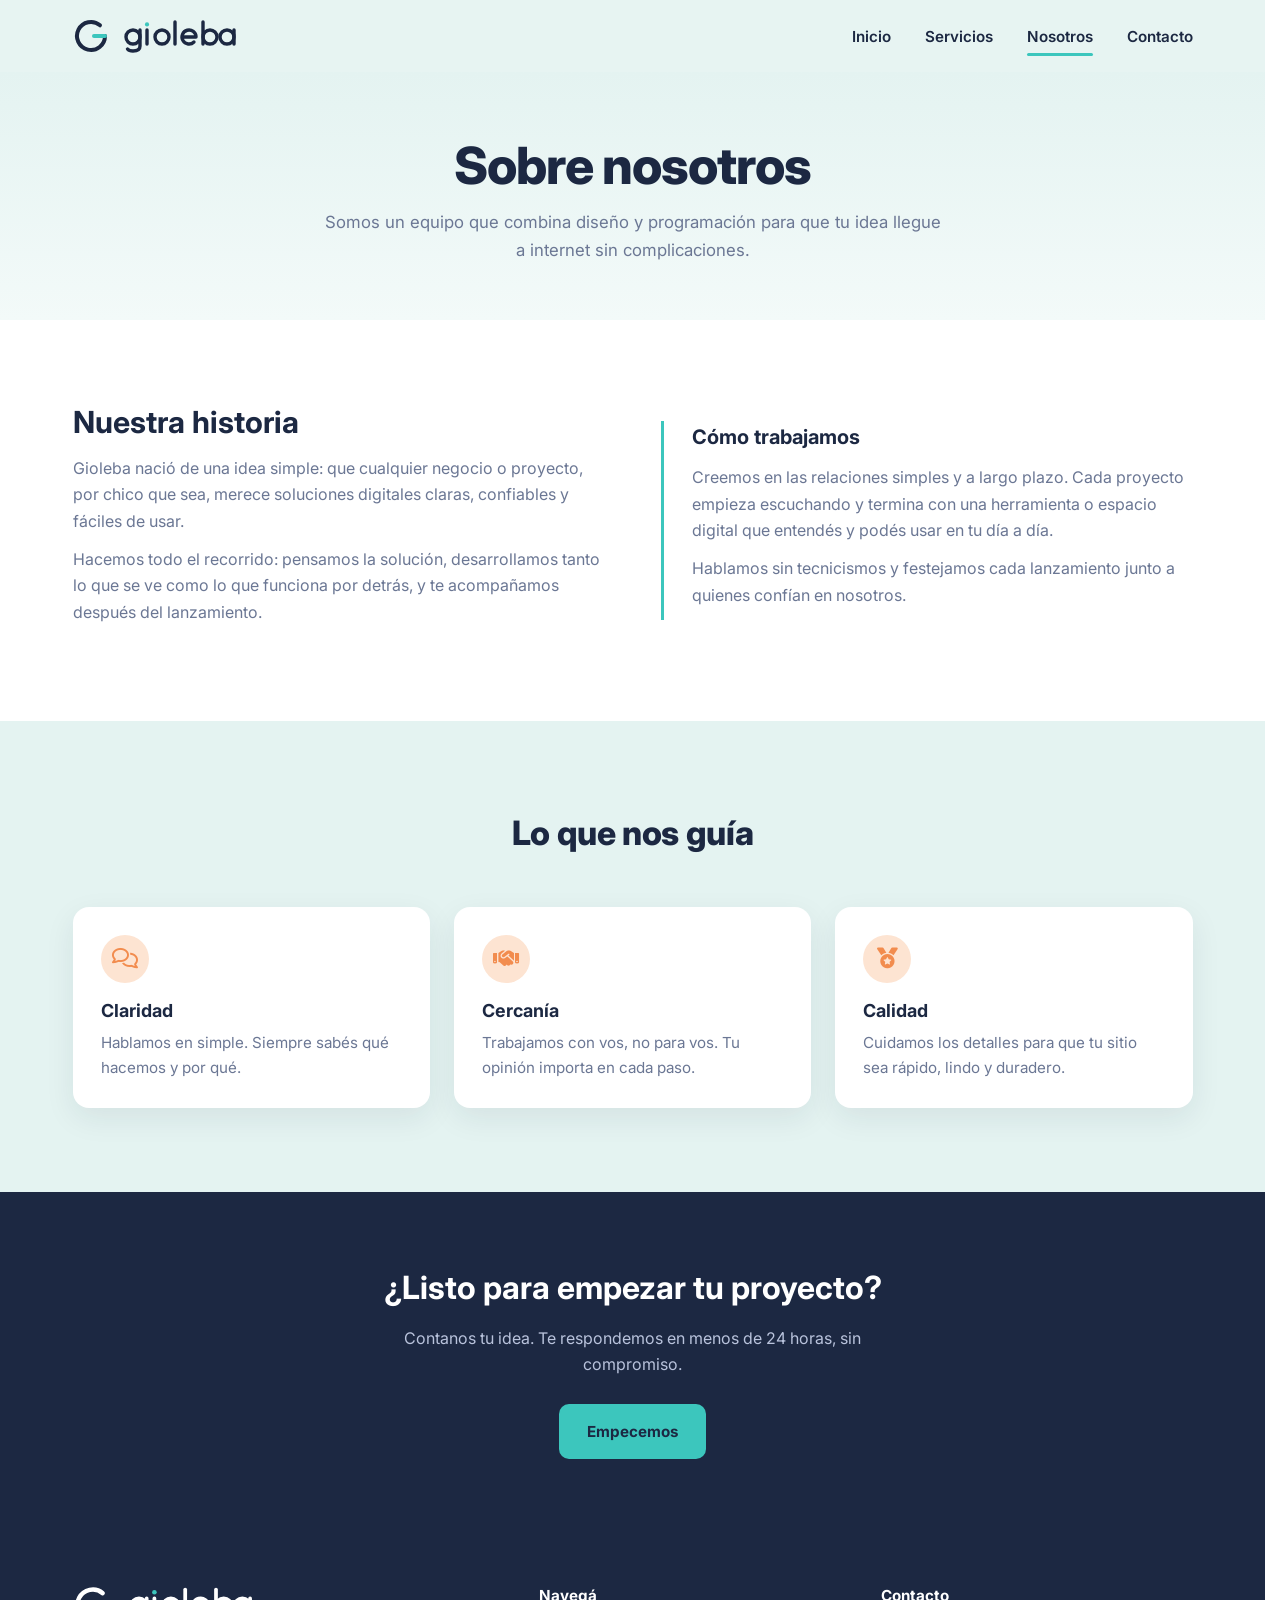
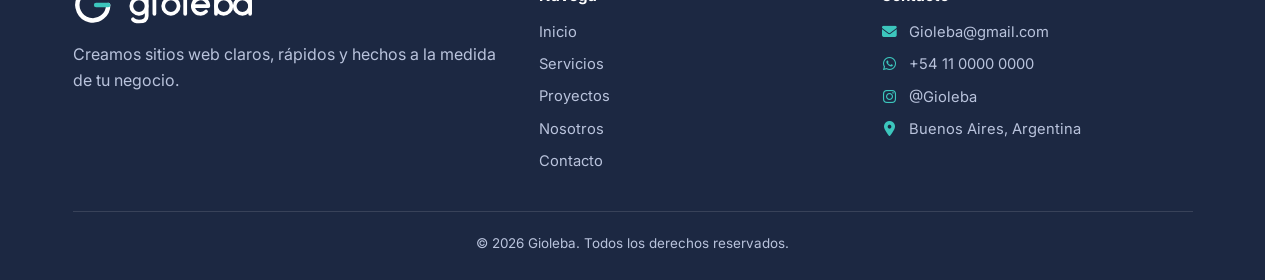
<file: nosotros.html>
<!DOCTYPE html>
<html lang="es">
<head>
  <meta charset="UTF-8">
  <meta name="viewport" content="width=device-width, initial-scale=1">
  <title>Gioleba</title>
  <meta name="description" content="Conocé al equipo detrás de Gioleba.">
  <link rel="icon" href="img/logo-blanco.svg">
  <link rel="preconnect" href="https://fonts.googleapis.com">
  <link href="https://fonts.googleapis.com/css2?family=Inter:wght@400;500;600;700;800&display=swap" rel="stylesheet">
  <!-- iconos font awesome -->
  <link rel="stylesheet" href="https://cdnjs.cloudflare.com/ajax/libs/font-awesome/6.5.2/css/all.min.css">
  <!-- hoja de estilos compartida -->
  <link rel="stylesheet" href="style.css">
</head>
<body>

  <!-- cabecera y navegacion, el link activo se marca desde main.js -->
  <header class="cabecera">
    <div class="contenedor nav">
      <!-- logo: reemplaza el archivo img/logo.svg por el tuyo -->
      <a href="index.html" class="logo" aria-label="Gioleba, ir al inicio"><img src="img/logo.svg" alt="Gioleba" width="170" height="40"></a>
      <button class="burger" aria-label="Abrir menú" aria-expanded="false"><span></span><span></span><span></span></button>
      <ul class="menu">
        <li><a href="index.html">Inicio</a></li>
        <li><a href="servicios.html">Servicios</a></li>
          <!-- <li><a href="proyectos.html">Proyectos</a></li>-->
        <li><a href="nosotros.html">Nosotros</a></li>
        <li><a href="contacto.html">Contacto</a></li>
      </ul>
    </div>
  </header>

  <main>
    <section class="pagina-titulo">
      <div class="contenedor">
        <h1 class="entra">Sobre nosotros</h1>
        <p class="entra">Somos un equipo que combina diseño y programación para que tu idea llegue a internet sin complicaciones.</p>
      </div>
    </section>

    <section class="seccion">
      <div class="contenedor dos-col">
        <div class="reveal">
          <h2>Nuestra historia</h2>
          <p>Gioleba nació de una idea simple: que cualquier negocio o proyecto, por chico que sea, merece soluciones digitales claras, confiables y fáciles de usar.</p>
          <p>Hacemos todo el recorrido: pensamos la solución, desarrollamos tanto lo que se ve como lo que funciona por detrás, y te acompañamos después del lanzamiento.</p>
        </div>
        <div class="texto-der reveal">
          <h3>Cómo trabajamos</h3>
          <p>Creemos en las relaciones simples y a largo plazo. Cada proyecto empieza escuchando y termina con una herramienta o espacio digital que entendés y podés usar en tu día a día.</p>
          <p>Hablamos sin tecnicismos y festejamos cada lanzamiento junto a quienes confían en nosotros.</p>
        </div>
      </div>
    </section>

    <section class="seccion alt">
      <div class="contenedor">
        <div class="titulo reveal"><h2>Lo que nos guía</h2></div>
        <div class="grid-3">
        <article class="tarjeta reveal"><div class="icono"><i class="fa-regular fa-comments"></i></div><h3>Claridad</h3><p>Hablamos en simple. Siempre sabés qué hacemos y por qué.</p></article>
        <article class="tarjeta reveal"><div class="icono"><i class="fa-solid fa-handshake"></i></div><h3>Cercanía</h3><p>Trabajamos con vos, no para vos. Tu opinión importa en cada paso.</p></article>
        <article class="tarjeta reveal"><div class="icono"><i class="fa-solid fa-medal"></i></div><h3>Calidad</h3><p>Cuidamos los detalles para que tu sitio sea rápido, lindo y duradero.</p></article>
        </div>
      </div>
    </section>

    <section class="banda">
      <div class="contenedor reveal">
        <h2>¿Listo para empezar tu proyecto?</h2>
        <p>Contanos tu idea. Te respondemos en menos de 24 horas, sin compromiso.</p>
        <a href="contacto.html" class="btn btn-turquesa">Empecemos</a>
      </div>
    </section>
  </main>

  <!-- pie de pagina -->
  <footer class="pie">
    <div class="contenedor">
      <div class="pie-grid">
        <div>
          <!-- logo version clara para fondo oscuro: img/logo-blanco.svg -->
          <a href="index.html" class="logo" aria-label="Gioleba, ir al inicio"><img src="img/logo-blanco.svg" alt="Gioleba" width="170" height="40"></a>
          <p>Creamos sitios web claros, rápidos y hechos a la medida de tu negocio.</p>
        </div>
        <div>
          <h4>Navegá</h4>
          <ul>
            <li><a href="index.html">Inicio</a></li>
            <li><a href="servicios.html">Servicios</a></li>
            <li><a href="proyectos.html">Proyectos</a></li>
            <li><a href="nosotros.html">Nosotros</a></li>
            <li><a href="contacto.html">Contacto</a></li>
          </ul>
        </div>
        <div>
          <h4>Contacto</h4>
          <ul>
            <li><a href="mailto:Gioleba@gmail.com"><i class="fa-solid fa-envelope"></i>Gioleba@gmail.com</a></li>
            <li><a href="https://wa.me/5491100000000" target="_blank" rel="noopener"><i class="fa-brands fa-whatsapp"></i>+54 11 0000 0000</a></li>
            <li><a href="https://instagram.com/Gioleba" target="_blank" rel="noopener"><i class="fa-brands fa-instagram"></i>@Gioleba</a></li>
            <li><span><i class="fa-solid fa-location-dot"></i>Buenos Aires, Argentina</span></li>
          </ul>
        </div>
      </div>
      <p class="pie-fin">© <span class="anio">2026</span> Gioleba. Todos los derechos reservados.</p>
    </div>
  </footer>

  <!-- comportamiento compartido -->
  <script src="main.js"></script>
</body>
</html>
</file>
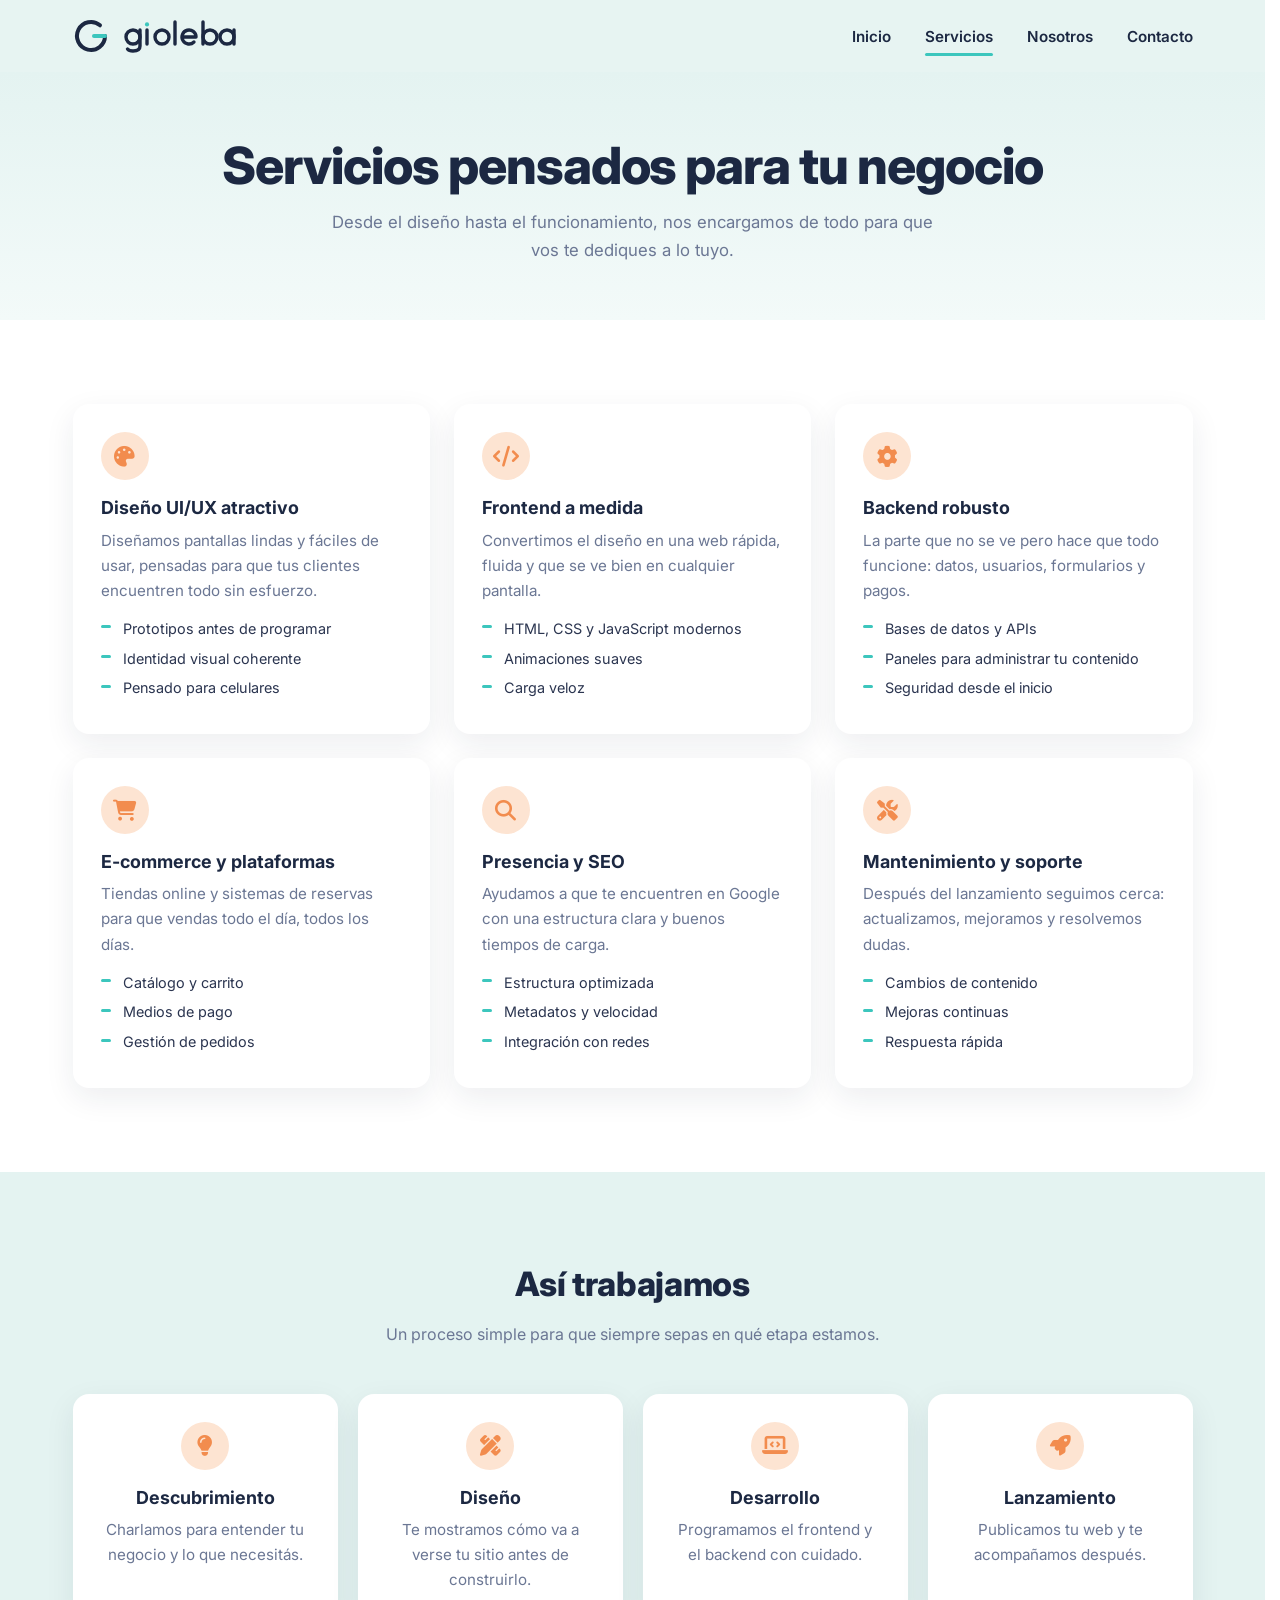
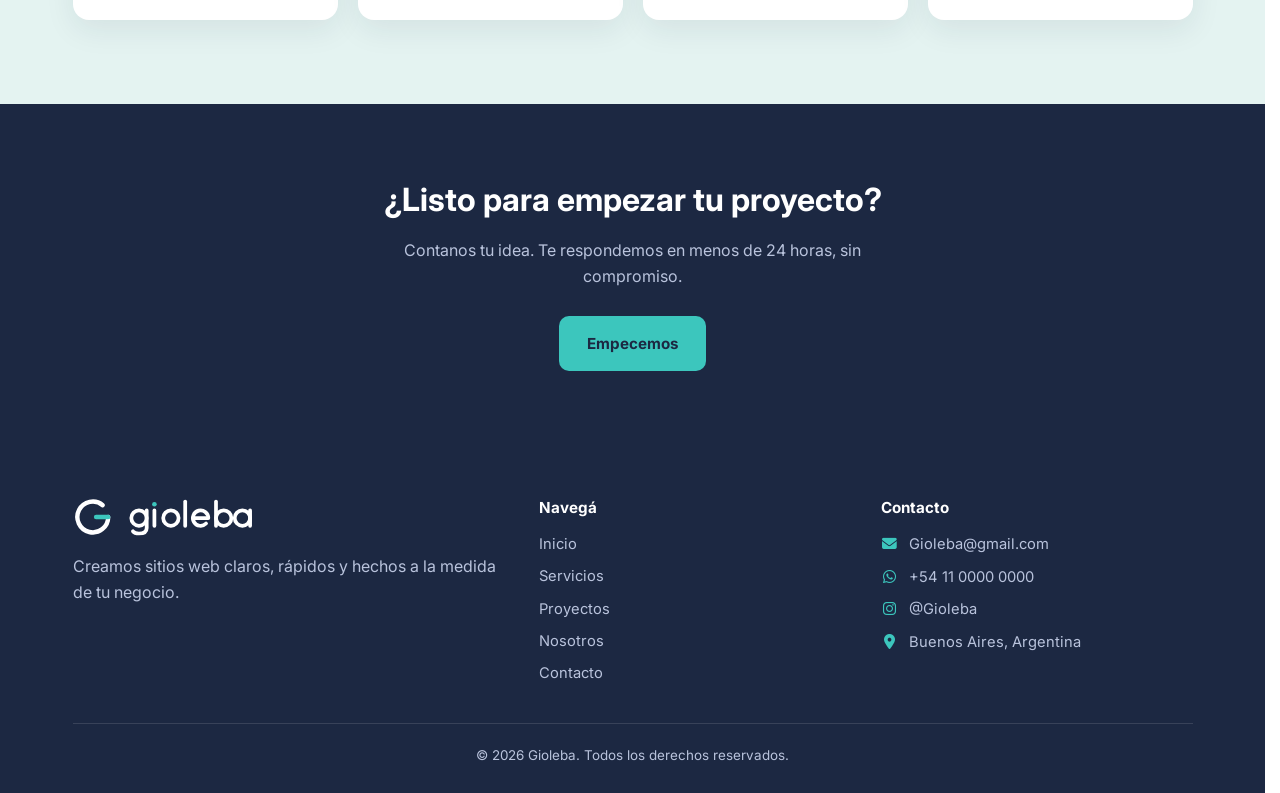
<file: servicios.html>
<!DOCTYPE html>
<html lang="es">
<head>
  <meta charset="UTF-8">
  <meta name="viewport" content="width=device-width, initial-scale=1">
  <title>Gioleba</title>
  <meta name="description" content="Diseño, frontend, backend y e-commerce para tu negocio.">
  <link rel="icon" href="img/logo-blanco.svg">
  <link rel="preconnect" href="https://fonts.googleapis.com">
  <link href="https://fonts.googleapis.com/css2?family=Inter:wght@400;500;600;700;800&display=swap" rel="stylesheet">
  <!-- iconos font awesome -->
  <link rel="stylesheet" href="https://cdnjs.cloudflare.com/ajax/libs/font-awesome/6.5.2/css/all.min.css">
  <!-- hoja de estilos compartida -->
  <link rel="stylesheet" href="style.css">
</head>
<body>

  <!-- cabecera y navegacion, el link activo se marca desde main.js -->
  <header class="cabecera">
    <div class="contenedor nav">
      <!-- logo: reemplaza el archivo img/logo.svg por el tuyo -->
      <a href="index.html" class="logo" aria-label="Gioleba, ir al inicio"><img src="img/logo.svg" alt="Gioleba" width="170" height="40"></a>
      <button class="burger" aria-label="Abrir menú" aria-expanded="false"><span></span><span></span><span></span></button>
      <ul class="menu">
        <li><a href="index.html">Inicio</a></li>
        <li><a href="servicios.html">Servicios</a></li>
          <!-- <li><a href="proyectos.html">Proyectos</a></li>-->
        <li><a href="nosotros.html">Nosotros</a></li>
        <li><a href="contacto.html">Contacto</a></li>
      </ul>
    </div>
  </header>

  <main>
    <section class="pagina-titulo">
      <div class="contenedor">
        <h1 class="entra">Servicios pensados para tu negocio</h1>
        <p class="entra">Desde el diseño hasta el funcionamiento, nos encargamos de todo para que vos te dediques a lo tuyo.</p>
      </div>
    </section>

    <section class="seccion">
      <div class="contenedor">
        <div class="grid-3">
        <article class="tarjeta reveal"><div class="icono"><i class="fa-solid fa-palette"></i></div><h3>Diseño UI/UX atractivo</h3><p>Diseñamos pantallas lindas y fáciles de usar, pensadas para que tus clientes encuentren todo sin esfuerzo.</p><ul><li>Prototipos antes de programar</li><li>Identidad visual coherente</li><li>Pensado para celulares</li></ul></article>
        <article class="tarjeta reveal"><div class="icono"><i class="fa-solid fa-code"></i></div><h3>Frontend a medida</h3><p>Convertimos el diseño en una web rápida, fluida y que se ve bien en cualquier pantalla.</p><ul><li>HTML, CSS y JavaScript modernos</li><li>Animaciones suaves</li><li>Carga veloz</li></ul></article>
        <article class="tarjeta reveal"><div class="icono"><i class="fa-solid fa-gear"></i></div><h3>Backend robusto</h3><p>La parte que no se ve pero hace que todo funcione: datos, usuarios, formularios y pagos.</p><ul><li>Bases de datos y APIs</li><li>Paneles para administrar tu contenido</li><li>Seguridad desde el inicio</li></ul></article>
        <article class="tarjeta reveal"><div class="icono"><i class="fa-solid fa-cart-shopping"></i></div><h3>E-commerce y plataformas</h3><p>Tiendas online y sistemas de reservas para que vendas todo el día, todos los días.</p><ul><li>Catálogo y carrito</li><li>Medios de pago</li><li>Gestión de pedidos</li></ul></article>
        <article class="tarjeta reveal"><div class="icono"><i class="fa-solid fa-magnifying-glass"></i></div><h3>Presencia y SEO</h3><p>Ayudamos a que te encuentren en Google con una estructura clara y buenos tiempos de carga.</p><ul><li>Estructura optimizada</li><li>Metadatos y velocidad</li><li>Integración con redes</li></ul></article>
        <article class="tarjeta reveal"><div class="icono"><i class="fa-solid fa-screwdriver-wrench"></i></div><h3>Mantenimiento y soporte</h3><p>Después del lanzamiento seguimos cerca: actualizamos, mejoramos y resolvemos dudas.</p><ul><li>Cambios de contenido</li><li>Mejoras continuas</li><li>Respuesta rápida</li></ul></article>
        </div>
      </div>
    </section>

    <section class="seccion alt">
      <div class="contenedor">
        <div class="titulo reveal"><h2>Así trabajamos</h2><p>Un proceso simple para que siempre sepas en qué etapa estamos.</p></div>
        <div class="pasos">
        <div class="paso tarjeta reveal"><div class="icono"><i class="fa-solid fa-lightbulb"></i></div><h3>Descubrimiento</h3><p>Charlamos para entender tu negocio y lo que necesitás.</p></div>
        <div class="paso tarjeta reveal"><div class="icono"><i class="fa-solid fa-pen-ruler"></i></div><h3>Diseño</h3><p>Te mostramos cómo va a verse tu sitio antes de construirlo.</p></div>
        <div class="paso tarjeta reveal"><div class="icono"><i class="fa-solid fa-laptop-code"></i></div><h3>Desarrollo</h3><p>Programamos el frontend y el backend con cuidado.</p></div>
        <div class="paso tarjeta reveal"><div class="icono"><i class="fa-solid fa-rocket"></i></div><h3>Lanzamiento</h3><p>Publicamos tu web y te acompañamos después.</p></div>
        </div>
      </div>
    </section>

    <section class="banda">
      <div class="contenedor reveal">
        <h2>¿Listo para empezar tu proyecto?</h2>
        <p>Contanos tu idea. Te respondemos en menos de 24 horas, sin compromiso.</p>
        <a href="contacto.html" class="btn btn-turquesa">Empecemos</a>
      </div>
    </section>
  </main>

  <!-- pie de pagina -->
  <footer class="pie">
    <div class="contenedor">
      <div class="pie-grid">
        <div>
          <!-- logo version clara para fondo oscuro: img/logo-blanco.svg -->
          <a href="index.html" class="logo" aria-label="Gioleba, ir al inicio"><img src="img/logo-blanco.svg" alt="Gioleba" width="170" height="40"></a>
          <p>Creamos sitios web claros, rápidos y hechos a la medida de tu negocio.</p>
        </div>
        <div>
          <h4>Navegá</h4>
          <ul>
            <li><a href="index.html">Inicio</a></li>
            <li><a href="servicios.html">Servicios</a></li>
            <li><a href="proyectos.html">Proyectos</a></li>
            <li><a href="nosotros.html">Nosotros</a></li>
            <li><a href="contacto.html">Contacto</a></li>
          </ul>
        </div>
        <div>
          <h4>Contacto</h4>
          <ul>
            <li><a href="mailto:Gioleba@gmail.com"><i class="fa-solid fa-envelope"></i>Gioleba@gmail.com</a></li>
            <li><a href="https://wa.me/5491100000000" target="_blank" rel="noopener"><i class="fa-brands fa-whatsapp"></i>+54 11 0000 0000</a></li>
            <li><a href="https://instagram.com/Gioleba" target="_blank" rel="noopener"><i class="fa-brands fa-instagram"></i>@Gioleba</a></li>
            <li><span><i class="fa-solid fa-location-dot"></i>Buenos Aires, Argentina</span></li>
          </ul>
        </div>
      </div>
      <p class="pie-fin">© <span class="anio">2026</span> Gioleba. Todos los derechos reservados.</p>
    </div>
  </footer>

  <!-- comportamiento compartido -->
  <script src="main.js"></script>
</body>
</html>
</file>
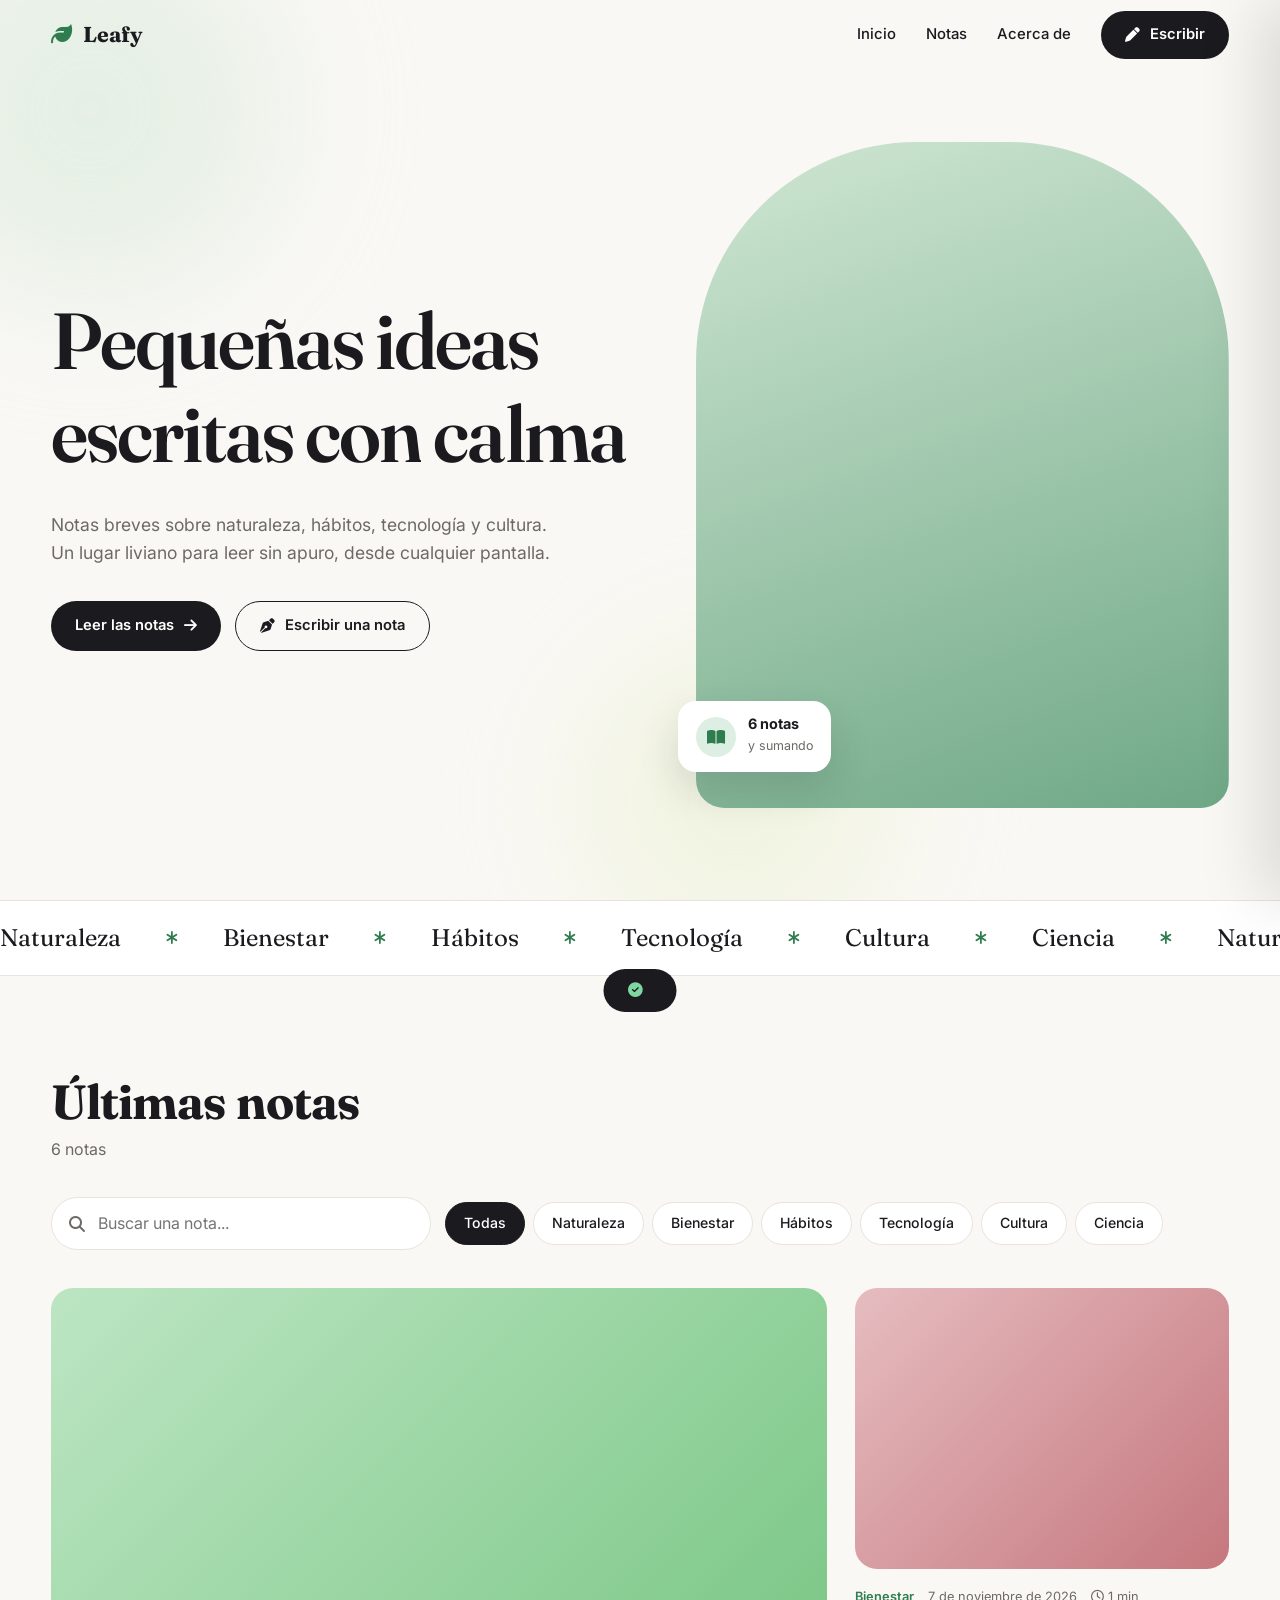
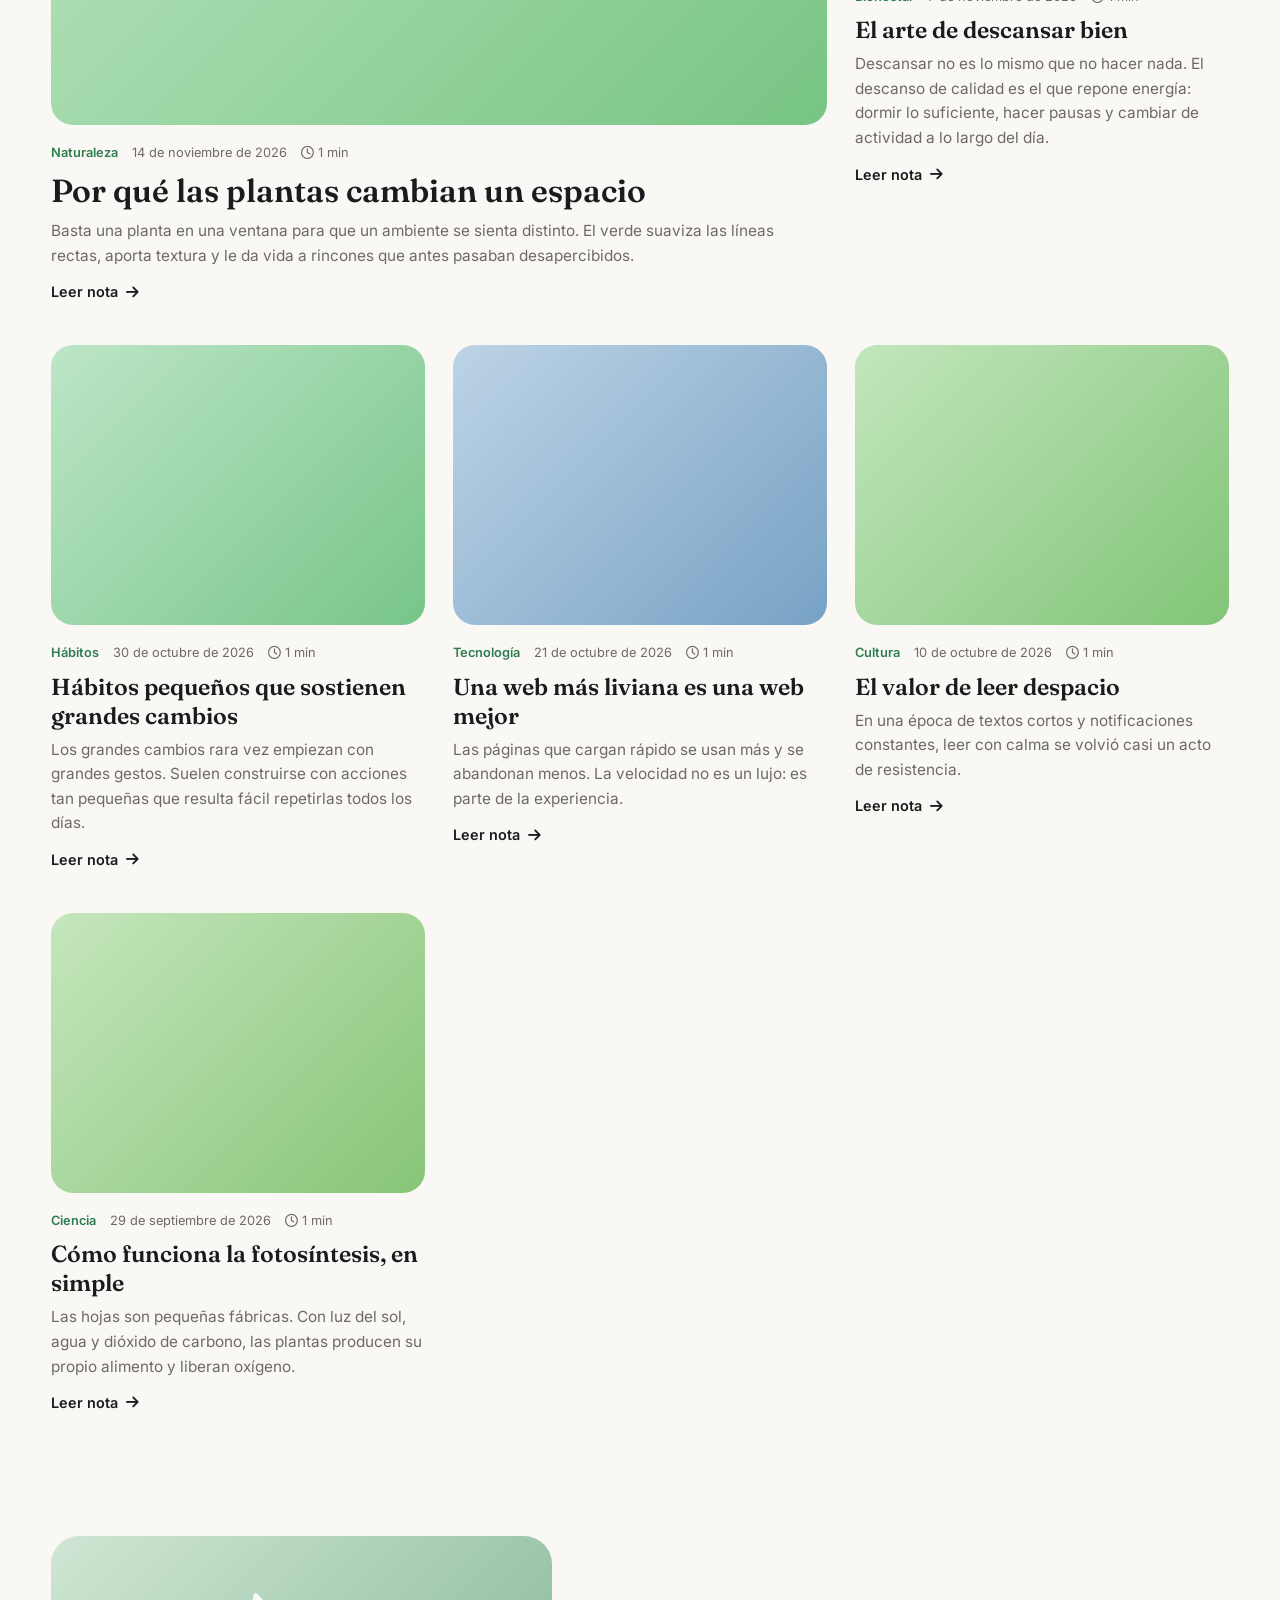
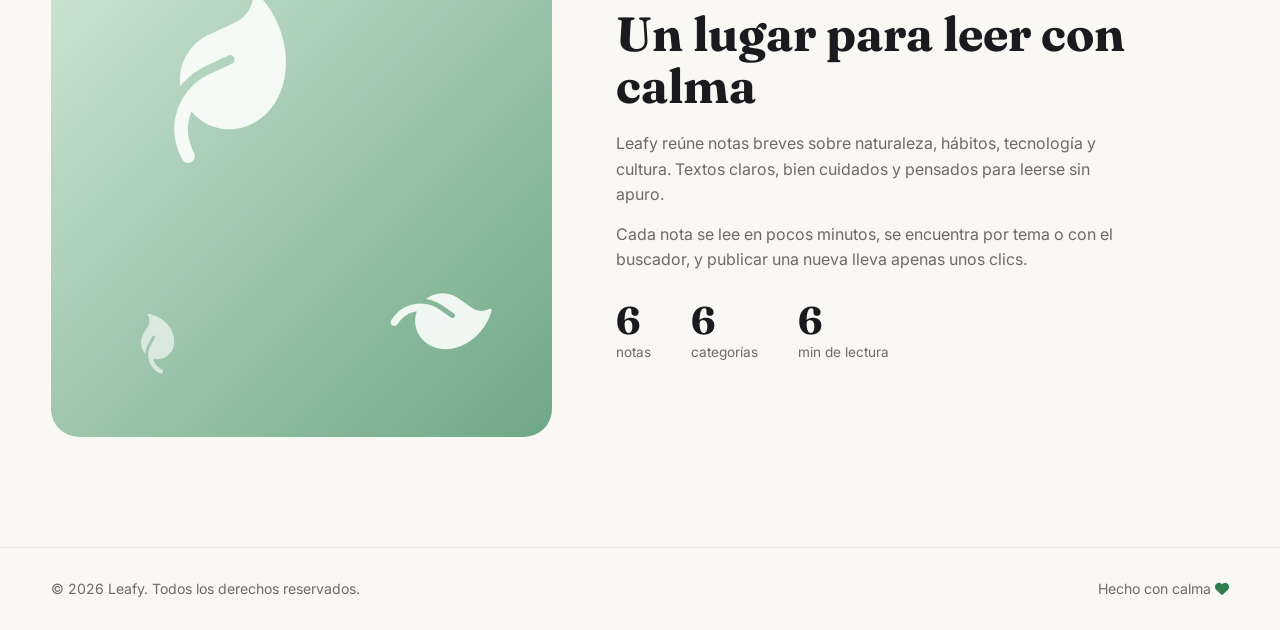
<file: Proyects/blog-personal.html>
<!DOCTYPE html>
<html lang="es">
<head>
<meta charset="UTF-8">
<meta name="viewport" content="width=device-width, initial-scale=1">
<title>Leafy</title>
<link rel="icon" type="image/svg+xml" href="data:image/svg+xml,%3Csvg xmlns='http://www.w3.org/2000/svg' viewBox='0 0 24 24'%3E%3Cpath fill='%232f7d4f' d='M12 2C6 8 4 13 4 16a8 8 0 0 0 16 0c0-3-2-8-8-14z'/%3E%3Cpath d='M12 9v11' stroke='%23fff' stroke-width='1.6' stroke-linecap='round' fill='none'/%3E%3C/svg%3E">
<meta name="description" content="Notas breves sobre naturaleza, hábitos, tecnología y cultura.">
<link rel="preconnect" href="https://fonts.googleapis.com">
<link href="https://fonts.googleapis.com/css2?family=Fraunces:opsz,wght@9..144,400;9..144,600;9..144,700&family=Inter:wght@400;500;600&display=swap" rel="stylesheet">
<link rel="stylesheet" href="https://cdnjs.cloudflare.com/ajax/libs/font-awesome/6.5.2/css/all.min.css">
<style>
/* ===== variables ===== */
:root{--bg:#faf8f5;--tx:#1b1b1f;--mut:#6d6a66;--ac:#2f7d4f;--line:#e8e3dc;--card:#fff;--serif:'Fraunces',Georgia,serif;--sans:'Inter',system-ui,sans-serif;--ease:cubic-bezier(.22,1,.36,1)}
*{box-sizing:border-box;margin:0;padding:0}
html{scroll-behavior:smooth;scroll-padding-top:80px}
body{font-family:var(--sans);background:var(--bg);color:var(--tx);line-height:1.6;-webkit-font-smoothing:antialiased}
body.bloq{overflow:hidden}
img{display:block;max-width:100%}
a{color:inherit;text-decoration:none}
button,input,textarea{font:inherit;color:inherit}
.wrap{width:min(1180px,92%);margin-inline:auto}
:focus-visible{outline:2px solid var(--ac);outline-offset:3px;border-radius:4px}

/* ===== navegacion ===== */
.nav{position:fixed;top:0;left:0;right:0;z-index:40;transition:background .4s,box-shadow .4s}
.nav.scroll{background:rgba(250,248,245,.85);backdrop-filter:blur(12px);box-shadow:0 1px 0 var(--line)}
.nav .wrap{display:flex;align-items:center;justify-content:space-between;height:70px}
.logo{font-family:var(--serif);font-weight:700;font-size:1.35rem;display:flex;align-items:center;gap:10px}
.logo i{color:var(--ac);transition:transform .5s var(--ease)}
.logo:hover i{transform:rotate(-25deg) scale(1.15)}
.menu{display:flex;align-items:center;gap:30px}
.menu a:not(.btn){position:relative;font-size:.93rem;font-weight:500}
.menu a:not(.btn)::after{content:"";position:absolute;left:0;right:0;bottom:-4px;height:2px;background:var(--ac);transform:scaleX(0);transform-origin:left;transition:transform .35s var(--ease)}
.menu a:not(.btn):hover::after{transform:scaleX(1)}
.btn{display:inline-flex;align-items:center;gap:10px;padding:12px 24px;border-radius:40px;border:0;background:var(--tx);color:#fff;font-weight:600;font-size:.92rem;cursor:pointer;transition:transform .3s var(--ease),background .3s,box-shadow .3s}
.btn:hover{background:var(--ac);transform:translateY(-3px);box-shadow:0 12px 24px rgba(47,125,79,.3)}
.btn.claro{background:transparent;color:var(--tx);border:1.5px solid var(--tx)}
.btn.claro:hover{color:#fff;background:var(--tx);box-shadow:none}
.btn i{transition:transform .3s}
.btn:hover i{transform:translateX(4px)}
.burger{display:none;background:none;border:0;font-size:1.3rem;cursor:pointer}

/* ===== hero ===== */
.hero{position:relative;min-height:100vh;display:flex;align-items:center;padding:120px 0 70px;overflow:hidden}
.blob{position:absolute;border-radius:50%;filter:blur(70px);opacity:.45;animation:flota 12s ease-in-out infinite;pointer-events:none}
.b1{width:380px;height:380px;background:#cfe6d3;top:-80px;left:-100px}
.b2{width:320px;height:320px;background:#e6efc9;bottom:-60px;right:30%;animation-delay:-5s}
@keyframes flota{50%{transform:translate(40px,30px) scale(1.1)}}
.hero-grid{position:relative;display:grid;grid-template-columns:1.05fr .95fr;gap:56px;align-items:center}
.hero .kicker{display:inline-flex;gap:8px;align-items:center;color:var(--ac);font-weight:600;font-size:.88rem;margin-bottom:22px;opacity:0;animation:sube .8s .1s var(--ease) forwards}
.hero h1{font-family:var(--serif);font-weight:600;font-size:clamp(2.6rem,6.2vw,5rem);line-height:1.05;letter-spacing:-.025em}
.pal{display:inline-block;overflow:hidden;vertical-align:top;padding-bottom:.12em}
.pal i{display:inline-block;font-style:normal;transform:translateY(110%);animation:sube-pal .9s var(--ease) forwards;animation-delay:calc(.25s + var(--i) * .08s)}
@keyframes sube-pal{to{transform:none}}
.hero p.sub{max-width:46ch;margin:26px 0 34px;color:var(--mut);font-size:1.1rem;opacity:0;animation:sube .9s .9s var(--ease) forwards}
.hero .acciones{display:flex;gap:14px;flex-wrap:wrap;opacity:0;animation:sube .9s 1.1s var(--ease) forwards}
@keyframes sube{from{opacity:0;transform:translateY(26px)}to{opacity:1;transform:none}}
.hero-foto{position:relative;aspect-ratio:4/5;border-radius:220px 220px 28px 28px;overflow:hidden;background:linear-gradient(160deg,#cfe6d3,#6fa886);clip-path:inset(100% 0 0 0);animation:revela 1.4s .3s var(--ease) forwards}
@keyframes revela{to{clip-path:inset(0)}}
.hero-foto img{width:100%;height:118%;object-fit:cover;animation:zoom 14s ease-out forwards}
@keyframes zoom{from{scale:1.18}to{scale:1}}
.insignia{position:absolute;left:-18px;bottom:36px;background:#fff;border-radius:18px;padding:14px 18px;box-shadow:0 18px 40px rgba(27,27,31,.14);display:flex;gap:12px;align-items:center;animation:flota 6s ease-in-out infinite}
.insignia i{width:40px;height:40px;border-radius:50%;background:#dcefe2;color:var(--ac);display:grid;place-items:center}
.insignia b{display:block;font-size:.9rem;line-height:1.2}
.insignia span{font-size:.78rem;color:var(--mut)}
.hero-col{position:relative}

/* ===== cinta de categorias ===== */
.cinta{overflow:hidden;border-block:1px solid var(--line);padding:18px 0;background:#fff}
.cinta-pista{display:flex;gap:46px;width:max-content;animation:desliza 30s linear infinite}
.cinta:hover .cinta-pista{animation-play-state:paused}
.cinta span{font-family:var(--serif);font-size:1.5rem;white-space:nowrap;display:flex;align-items:center;gap:46px}
.cinta span i{color:var(--ac);font-size:.9rem}
@keyframes desliza{to{transform:translateX(-50%)}}

/* ===== secciones ===== */
.seccion{padding:100px 0 40px}
.cab{display:flex;justify-content:space-between;align-items:end;gap:20px;flex-wrap:wrap;margin-bottom:34px}
.cab h2{font-family:var(--serif);font-size:clamp(2rem,4vw,3rem);line-height:1.1;letter-spacing:-.02em}
.cab p{color:var(--mut);margin-top:8px}
.herram{display:flex;gap:14px;flex-wrap:wrap;align-items:center;margin-bottom:38px}
.buscar{position:relative;flex:1 1 260px;max-width:380px}
.buscar i{position:absolute;left:18px;top:50%;translate:0 -50%;color:var(--mut)}
.buscar input{width:100%;padding:13px 18px 13px 46px;border:1.5px solid var(--line);border-radius:40px;background:#fff;transition:border-color .3s,box-shadow .3s}
.buscar input:focus{outline:0;border-color:var(--ac);box-shadow:0 0 0 4px rgba(47,125,79,.14)}
.chips{display:flex;gap:8px;flex-wrap:wrap}
.chip{padding:9px 18px;border-radius:40px;border:1.5px solid var(--line);background:#fff;cursor:pointer;font-size:.88rem;font-weight:500;transition:.3s var(--ease)}
.chip:hover{border-color:var(--tx);transform:translateY(-2px)}
.chip.on{background:var(--tx);color:#fff;border-color:var(--tx)}

/* ===== tarjetas ===== */
.grilla{display:grid;grid-template-columns:repeat(3,1fr);gap:40px 28px}
.card{display:block}
.card.grande{grid-column:span 2}
.foto{position:relative;aspect-ratio:4/3;border-radius:22px;overflow:hidden;background:linear-gradient(135deg,hsl(var(--h) 45% 82%),hsl(var(--h) 40% 62%))}
.grande .foto{aspect-ratio:16/9}
.foto img{position:absolute;inset:0;width:100%;height:100%;object-fit:cover;transition:transform .9s var(--ease)}
.card:hover .foto img{transform:scale(1.07)}
.meta{display:flex;gap:14px;align-items:center;margin:18px 0 8px;font-size:.8rem;color:var(--mut)}
.tag{color:var(--ac);font-weight:600}
.card h3{font-family:var(--serif);font-weight:600;font-size:1.45rem;line-height:1.25;margin-bottom:8px;transition:color .3s}
.grande h3{font-size:2rem}
.card:hover h3{color:var(--ac)}
.card p{color:var(--mut);font-size:.96rem;display:-webkit-box;-webkit-box-orient:vertical;overflow:hidden}
.mas{display:inline-flex;gap:8px;align-items:center;margin-top:12px;font-weight:600;font-size:.9rem}
.mas i{transition:transform .3s var(--ease)}
.card:hover .mas i{transform:translateX(6px)}
.vacio{grid-column:1/-1;text-align:center;padding:60px 0;color:var(--mut)}
.vacio i{font-size:2.2rem;color:var(--line);margin-bottom:12px}

/* ===== sobre mi ===== */
.sobre{display:grid;grid-template-columns:.9fr 1.1fr;gap:64px;align-items:center;padding:80px 0 110px}
.sobre-arte{position:relative;aspect-ratio:1;border-radius:28px;overflow:hidden;background:linear-gradient(135deg,#cfe6d3,#6fa886)}
.sobre-arte i{position:absolute;color:rgba(255,255,255,.88);animation:flota 8s ease-in-out infinite}
.sobre-arte .l1{font-size:9rem;top:14%;left:20%;rotate:-25deg}
.sobre-arte .l2{font-size:5rem;right:14%;bottom:16%;rotate:35deg;animation-delay:-3s}
.sobre-arte .l3{font-size:3rem;left:16%;bottom:14%;rotate:-60deg;animation-delay:-6s;opacity:.7}
.sobre h2{font-family:var(--serif);font-size:clamp(2rem,4vw,3rem);line-height:1.1;margin-bottom:18px}
.sobre p{color:var(--mut);margin-bottom:14px;max-width:52ch}
.cifras{display:flex;gap:40px;margin-top:28px}
.cifras b{display:block;font-family:var(--serif);font-size:2.4rem;line-height:1}
.cifras span{font-size:.85rem;color:var(--mut)}

/* ===== pie ===== */
.pie{border-top:1px solid var(--line);padding:30px 0;color:var(--mut);font-size:.88rem}
.pie .wrap{display:flex;justify-content:space-between;gap:12px;flex-wrap:wrap}

/* ===== aparicion al hacer scroll ===== */
.reveal{opacity:0;transform:translateY(34px);transition:opacity .9s var(--ease),transform .9s var(--ease);transition-delay:var(--d,0ms)}
.reveal.vis{opacity:1;transform:none}

/* ===== lector de notas ===== */
.lector{position:fixed;inset:0;z-index:60;background:var(--bg);overflow-y:auto;transform:translateY(100%);visibility:hidden;transition:transform .7s var(--ease),visibility 0s .7s}
.lector.abierto{transform:none;visibility:visible;transition:transform .7s var(--ease)}
.progreso{position:fixed;top:0;left:0;height:3px;width:0;background:var(--ac);z-index:70}
.cerrar{position:fixed;top:18px;right:18px;z-index:70;width:46px;height:46px;border-radius:50%;border:0;background:#fff;box-shadow:0 8px 24px rgba(27,27,31,.16);cursor:pointer;transition:transform .4s var(--ease)}
.cerrar:hover{transform:rotate(90deg)}
.portada{height:min(72vh,640px);background:linear-gradient(135deg,hsl(var(--h) 45% 82%),hsl(var(--h) 40% 62%));overflow:hidden}
.portada img{width:100%;height:100%;object-fit:cover;animation:zoom 2.4s var(--ease) both}
.articulo{width:min(720px,90%);margin:-70px auto 0;position:relative;background:var(--bg);border-radius:28px 28px 0 0;padding:44px 0 80px}
.articulo .meta{margin-top:0}
.articulo h1{font-family:var(--serif);font-weight:600;font-size:clamp(2rem,5vw,3.2rem);line-height:1.1;letter-spacing:-.02em;margin:8px 0 28px}
.texto{font-family:var(--serif);font-size:1.22rem;line-height:1.85}
.texto p{margin-bottom:1.4em}
.texto>p:first-child::first-letter{float:left;font-size:4.2rem;line-height:.85;padding:6px 12px 0 0;color:var(--ac);font-weight:700}
.texto h2{font-size:1.7rem;margin:1.6em 0 .6em;line-height:1.2}
.texto blockquote{border-left:3px solid var(--ac);padding:4px 0 4px 24px;margin:1.6em 0;font-size:1.4rem;font-style:italic}
.fin{display:flex;gap:12px;flex-wrap:wrap;margin:40px 0 50px;padding-top:28px;border-top:1px solid var(--line)}
.rel h4{font-family:var(--serif);font-size:1.5rem;margin-bottom:22px}
.rel .grilla{grid-template-columns:1fr 1fr;gap:24px}

/* ===== panel para publicar ===== */
.velo{position:fixed;inset:0;z-index:80;background:rgba(27,27,31,.5);backdrop-filter:blur(4px);opacity:0;visibility:hidden;transition:opacity .4s,visibility 0s .4s}
.velo.on{opacity:1;visibility:visible;transition:opacity .4s}
.panel{position:fixed;top:0;right:0;bottom:0;width:min(480px,100%);z-index:90;background:#fff;padding:30px;overflow-y:auto;transform:translateX(100%);transition:transform .6s var(--ease);box-shadow:-20px 0 60px rgba(0,0,0,.12)}
.panel.on{transform:none}
.panel h3{font-family:var(--serif);font-size:1.7rem;margin-bottom:4px}
.panel>p{color:var(--mut);font-size:.92rem;margin-bottom:22px}
.panel .x{position:absolute;top:22px;right:22px;background:none;border:0;font-size:1.2rem;cursor:pointer;transition:transform .3s}
.panel .x:hover{transform:rotate(90deg)}
.campo{margin-bottom:16px}
.campo label{display:block;font-weight:600;font-size:.84rem;margin-bottom:6px}
.campo input,.campo textarea{width:100%;padding:12px 15px;border:1.5px solid var(--line);border-radius:12px;background:var(--bg);transition:border-color .3s,box-shadow .3s}
.campo textarea{min-height:200px;resize:vertical;line-height:1.6}
.campo input:focus,.campo textarea:focus{outline:0;border-color:var(--ac);box-shadow:0 0 0 4px rgba(47,125,79,.14)}
.campo small{display:block;margin-top:6px;color:var(--mut);font-size:.78rem}
.campo.err input,.campo.err textarea{border-color:#d44}
.panel .btn{width:100%;justify-content:center;margin-top:6px}

/* ===== aviso ===== */
.aviso{position:fixed;left:50%;bottom:28px;z-index:100;translate:-50% 140px;background:var(--tx);color:#fff;padding:14px 24px;border-radius:40px;font-size:.92rem;display:flex;gap:10px;align-items:center;transition:translate .6s var(--ease)}
.aviso.on{translate:-50% 0}
.aviso i{color:#7fd6a0}

/* ===== responsive ===== */
@media (max-width:900px){
  .hero-grid,.sobre{grid-template-columns:1fr;gap:40px}
  .hero{padding-top:100px}
  .hero-foto{max-width:420px;margin-inline:auto;width:100%}
  .grilla{grid-template-columns:1fr 1fr}
  .insignia{left:8px}
}
@media (max-width:640px){
  .burger{display:block}
  .menu{position:absolute;top:70px;left:0;right:0;flex-direction:column;align-items:flex-start;gap:0;background:var(--bg);padding:0 5%;max-height:0;overflow:hidden;transition:max-height .5s var(--ease),padding .5s}
  .menu.on{max-height:320px;padding:10px 5% 24px;box-shadow:0 10px 24px rgba(0,0,0,.06)}
  .menu a:not(.btn){padding:12px 0}
  .grilla,.rel .grilla{grid-template-columns:1fr}
  .card.grande{grid-column:auto}
  .grande h3{font-size:1.6rem}
  .grande .foto{aspect-ratio:4/3}
  .cifras{gap:24px}
  .texto{font-size:1.1rem}
  .articulo{margin-top:-40px;padding-top:32px}
}
@media (prefers-reduced-motion:reduce){*{animation:none!important;transition:none!important}.reveal,.hero .kicker,.hero p.sub,.hero .acciones,.pal i{opacity:1;transform:none}.hero-foto{clip-path:none}}
</style>
</head>
<body>

<!-- navegacion -->
<header class="nav" id="nav">
  <div class="wrap">
    <a href="#inicio" class="logo"><i class="fa-solid fa-leaf"></i>Leafy</a>
    <button class="burger" id="burger" aria-label="Abrir menú"><i class="fa-solid fa-bars"></i></button>
    <nav class="menu" id="menu">
      <a href="#inicio">Inicio</a>
      <a href="#notas">Notas</a>
      <a href="#sobre">Acerca de</a>
      <button class="btn" data-escribir><i class="fa-solid fa-pen"></i>Escribir</button>
    </nav>
  </div>
</header>

<main id="inicio">
  <!-- hero -->
  <section class="hero">
    <span class="blob b1"></span><span class="blob b2"></span>
    <div class="wrap hero-grid">
      <div>
        <h1 data-pal>Pequeñas ideas escritas con calma</h1>
        <p class="sub">Notas breves sobre naturaleza, hábitos, tecnología y cultura. Un lugar liviano para leer sin apuro, desde cualquier pantalla.</p>
        <div class="acciones">
          <a href="#notas" class="btn">Leer las notas <i class="fa-solid fa-arrow-right"></i></a>
          <button class="btn claro" data-escribir><i class="fa-solid fa-pen-nib"></i>Escribir una nota</button>
        </div>
      </div>
      <div class="hero-col">
        <div class="hero-foto"><img id="hero-img" src="https://picsum.photos/seed/cuaderno-hero/1200/1500" alt="Imagen de portada" onerror="this.remove()"></div>
        <div class="insignia"><i class="fa-solid fa-book-open"></i><div><b id="ins-n">6 notas</b><span>y sumando</span></div></div>
      </div>
    </div>
  </section>

  <!-- cinta de categorias -->
  <div class="cinta" aria-hidden="true"><div class="cinta-pista" id="cinta"></div></div>

  <!-- notas -->
  <section class="seccion wrap" id="notas">
    <div class="cab reveal">
      <div><h2>Últimas notas</h2><p id="cuenta"></p></div>
    </div>
    <div class="herram reveal">
      <label class="buscar"><i class="fa-solid fa-magnifying-glass"></i><input type="search" id="q" placeholder="Buscar una nota..." aria-label="Buscar notas"></label>
      <div class="chips" id="chips"></div>
    </div>
    <div class="grilla" id="grilla"></div>
  </section>

  <!-- acerca de -->
  <section class="wrap sobre" id="sobre">
    <div class="sobre-arte reveal" aria-hidden="true"><i class="fa-solid fa-leaf l1"></i><i class="fa-solid fa-leaf l2"></i><i class="fa-solid fa-leaf l3"></i></div>
    <div class="reveal" style="--d:150ms">
      <h2>Un lugar para leer con calma</h2>
      <p>Leafy reúne notas breves sobre naturaleza, hábitos, tecnología y cultura. Textos claros, bien cuidados y pensados para leerse sin apuro.</p>
      <p>Cada nota se lee en pocos minutos, se encuentra por tema o con el buscador, y publicar una nueva lleva apenas unos clics.</p>
      <div class="cifras">
        <div><b data-n id="c-notas">0</b><span>notas</span></div>
        <div><b data-n id="c-cats">0</b><span>categorías</span></div>
        <div><b data-n id="c-min">0</b><span>min de lectura</span></div>
      </div>
    </div>
  </section>
</main>

<footer class="pie"><div class="wrap"><span>© <span id="anio">2026</span> Leafy. Todos los derechos reservados.</span><span>Hecho con calma <i class="fa-solid fa-heart" style="color:var(--ac)"></i></span></div></footer>

<!-- lector de una nota -->
<div class="progreso" id="prog"></div>
<article class="lector" id="lector" aria-label="Nota"></article>
<button class="cerrar" id="cerrar" aria-label="Cerrar nota" style="display:none"><i class="fa-solid fa-xmark"></i></button>

<!-- panel para escribir -->
<div class="velo" id="velo"></div>
<aside class="panel" id="panel" aria-label="Escribir una nota">
  <button class="x" id="x" aria-label="Cerrar panel"><i class="fa-solid fa-xmark"></i></button>
  <h3>Nueva nota</h3>
  <p>Solo el título y el texto son obligatorios. Lo demás es opcional.</p>
  <form id="form" novalidate>
    <div class="campo"><label for="f-t">Título</label><input id="f-t" maxlength="90" placeholder="Un título que invite a leer"></div>
    <div class="campo"><label for="f-c">Categoría</label><input id="f-c" list="cats" maxlength="24" placeholder="Elegí o escribí una nueva"><datalist id="cats"></datalist></div>
    <div class="campo"><label for="f-i">Foto de portada <small style="display:inline">(link, opcional)</small></label><input id="f-i" type="url" placeholder="https://..."></div>
    <div class="campo"><label for="f-x">Texto</label><textarea id="f-x" placeholder="Empezá a escribir..."></textarea><small>Dejá una línea en blanco entre párrafos. Usá ## para un subtítulo y &gt; para una cita.</small></div>
    <button class="btn" type="submit"><i class="fa-solid fa-paper-plane"></i>Publicar nota</button>
  </form>
</aside>
<div class="aviso" id="aviso"><i class="fa-solid fa-circle-check"></i><span></span></div>

<script>
/* ===== notas de ejemplo: aca se editan o se agregan las tuyas =====
   cada nota: id, t (titulo), c (categoria), f (fecha), img (foto), txt (texto)
   en txt: linea en blanco = parrafo nuevo, "## " = subtitulo, "> " = cita */
const BASE = [
 {id:'por-que-las-plantas-cambian-un-espacio',t:'Por qué las plantas cambian un espacio',c:'Naturaleza',f:'2026-11-14',img:'https://picsum.photos/seed/plantas-espacio/1400/900',
  txt:'Basta una planta en una ventana para que un ambiente se sienta distinto. El verde suaviza las líneas rectas, aporta textura y le da vida a rincones que antes pasaban desapercibidos.\n\nAdemás de lo estético, convivir con plantas se asocia con espacios más agradables y con una sensación general de calma.\n\n## Empezar con lo simple\n\nLas especies resistentes, como el potus o la sansevieria, toleran riegos irregulares y poca luz. Son una buena puerta de entrada para cualquier hogar u oficina.\n\n> Un poco de verde alcanza para cambiar el ritmo de un lugar.'},
 {id:'el-arte-de-descansar-bien',t:'El arte de descansar bien',c:'Bienestar',f:'2026-11-07',img:'https://picsum.photos/seed/descanso-bien/1400/900',
  txt:'Descansar no es lo mismo que no hacer nada. El descanso de calidad es el que repone energía: dormir lo suficiente, hacer pausas y cambiar de actividad a lo largo del día.\n\nLas pausas cortas durante el trabajo ayudan a sostener la atención. Levantarse, estirarse o mirar por la ventana unos minutos hace una diferencia real.\n\n## Dormir es parte del plan\n\nHorarios regulares, ambientes oscuros y menos pantallas antes de acostarse son tres ajustes simples que suelen mejorar el sueño.'},
 {id:'habitos-pequenos-grandes-cambios',t:'Hábitos pequeños que sostienen grandes cambios',c:'Hábitos',f:'2026-10-30',img:'https://picsum.photos/seed/habitos-chicos/1400/900',
  txt:'Los grandes cambios rara vez empiezan con grandes gestos. Suelen construirse con acciones tan pequeñas que resulta fácil repetirlas todos los días.\n\nUn hábito funciona mejor cuando se asocia a algo que ya existe: tomar agua al despertar, caminar después de comer o leer unas páginas antes de dormir.\n\n> La constancia le gana a la intensidad.\n\nLo importante no es hacer mucho, sino hacerlo seguido.'},
 {id:'una-web-mas-liviana-es-mejor',t:'Una web más liviana es una web mejor',c:'Tecnología',f:'2026-10-21',img:'https://picsum.photos/seed/web-liviana/1400/900',
  txt:'Las páginas que cargan rápido se usan más y se abandonan menos. La velocidad no es un lujo: es parte de la experiencia.\n\nImágenes optimizadas, pocos recursos externos y un diseño claro suelen ser suficientes para lograr sitios ágiles, incluso con conexiones lentas.\n\n## Menos es más\n\nCada elemento que se agrega tiene un costo. Quitar lo que no aporta mejora la carga, la lectura y la accesibilidad al mismo tiempo.'},
 {id:'el-valor-de-leer-despacio',t:'El valor de leer despacio',c:'Cultura',f:'2026-10-10',img:'https://picsum.photos/seed/leer-despacio/1400/900',
  txt:'En una época de textos cortos y notificaciones constantes, leer con calma se volvió casi un acto de resistencia.\n\nLa lectura pausada permite comprender mejor, recordar más y disfrutar del lenguaje. Un buen párrafo merece tiempo.\n\n> Leer despacio es darle espacio a las ideas.\n\nEntre una pantalla y otra, unos minutos de lectura sin interrupciones pueden ser un pequeño refugio.'},
 {id:'como-funciona-la-fotosintesis',t:'Cómo funciona la fotosíntesis, en simple',c:'Ciencia',f:'2026-09-29',img:'https://picsum.photos/seed/fotosintesis-hojas/1400/900',
  txt:'Las hojas son pequeñas fábricas. Con luz del sol, agua y dióxido de carbono, las plantas producen su propio alimento y liberan oxígeno.\n\nEste proceso se llama fotosíntesis y ocurre en unas estructuras diminutas llamadas cloroplastos, donde la clorofila captura la luz y le da su color verde a las hojas.\n\n## Un ciclo que nos sostiene\n\nGran parte del oxígeno que se respira proviene de este proceso, y el alimento de casi todos los seres vivos depende, directa o indirectamente, de él.'}
];
let propias = [];
try { propias = JSON.parse(localStorage.getItem('leafy-notas') || '[]'); } catch (e) {}
const todas = () => [...propias, ...BASE];

/* ===== utilidades ===== */
const $ = s => document.querySelector(s);
const esc = s => String(s).replace(/[&<>"']/g, c => ({'&':'&amp;','<':'&lt;','>':'&gt;','"':'&quot;',"'":'&#39;'}[c]));
const fecha = f => new Date(f + 'T12:00:00').toLocaleDateString('es-AR', {day:'numeric', month:'long', year:'numeric'});
const minutos = p => Math.max(1, Math.round(p.txt.split(/\s+/).length / 200));
const hue = c => [...c].reduce((a, ch) => a + ch.charCodeAt(0) * 7, 0) % 360;
const resumen = p => p.txt.split(/\n{2,}/).find(b => !/^(## |> )/.test(b)) || '';
const cuerpo = t => t.split(/\n{2,}/).map(b => b.startsWith('## ') ? `<h2>${esc(b.slice(3))}</h2>` : b.startsWith('> ') ? `<blockquote>${esc(b.slice(2))}</blockquote>` : `<p>${esc(b).replace(/\n/g, '<br>')}</p>`).join('');
const aviso = msg => { const a = $('#aviso'); a.querySelector('span').textContent = msg; a.classList.add('on'); setTimeout(() => a.classList.remove('on'), 2800); };

/* ===== aparicion al hacer scroll ===== */
const io = new IntersectionObserver(es => es.forEach(e => { if (e.isIntersecting) { e.target.classList.add('vis'); io.unobserve(e.target); } }), {threshold: .12});
const observar = () => document.querySelectorAll('.reveal:not(.vis)').forEach(el => io.observe(el));

/* ===== palabras del titulo que suben una a una ===== */
document.querySelectorAll('[data-pal]').forEach(h => {
  h.innerHTML = h.textContent.split(' ').map((w, i) => `<span class="pal"><i style="--i:${i}">${w}</i></span>`).join(' ');
});

/* ===== notas, filtros y buscador ===== */
let cat = 'Todas', q = '';
const cats = () => [...new Set(todas().map(p => p.c))];
const tarjeta = (p, i, grande) => `
  <a class="card reveal${grande ? ' grande' : ''}" href="#/nota/${p.id}" style="--d:${(i % 3) * 90}ms;--h:${hue(p.c)}">
    <div class="foto" style="--h:${hue(p.c)}"><img src="${esc(p.img)}" alt="" loading="lazy" onerror="this.remove()"></div>
    <div class="meta"><span class="tag">${esc(p.c)}</span><span>${fecha(p.f)}</span><span><i class="fa-regular fa-clock"></i> ${minutos(p)} min</span></div>
    <h3>${esc(p.t)}</h3><p>${esc(resumen(p))}</p>
    <span class="mas">Leer nota <i class="fa-solid fa-arrow-right"></i></span>
  </a>`;

function pintar() {
  const lista = todas().filter(p => (cat === 'Todas' || p.c === cat) && (p.t + ' ' + p.txt + ' ' + p.c).toLowerCase().includes(q.toLowerCase()));
  const grande = cat === 'Todas' && !q;
  $('#grilla').innerHTML = lista.length ? lista.map((p, i) => tarjeta(p, i, grande && i === 0)).join('')
    : '<div class="vacio"><i class="fa-regular fa-face-frown"></i><p>No encontramos notas con esa búsqueda.</p></div>';
  $('#cuenta').textContent = lista.length + (lista.length === 1 ? ' nota' : ' notas');
  observar();
}
function pintarBase() {
  const cs = cats();
  $('#chips').innerHTML = ['Todas', ...cs].map(c => `<button class="chip${c === cat ? ' on' : ''}" data-c="${esc(c)}">${esc(c)}</button>`).join('');
  $('#cats').innerHTML = cs.map(c => `<option value="${esc(c)}">`).join('');
  $('#cinta').innerHTML = [...cs, ...cs, ...cs, ...cs].map(c => `<span>${esc(c)}<i class="fa-solid fa-asterisk"></i></span>`).join('');
  $('#ins-n').textContent = todas().length + ' notas';
  $('#c-notas').dataset.n = todas().length; $('#c-cats').dataset.n = cs.length;
  $('#c-min').dataset.n = todas().reduce((a, p) => a + minutos(p), 0);
  pintar();
}
$('#chips').addEventListener('click', e => {
  const b = e.target.closest('.chip'); if (!b) return;
  cat = b.dataset.c;
  document.querySelectorAll('.chip').forEach(c => c.classList.toggle('on', c === b));
  pintar();
});
$('#q').addEventListener('input', e => { q = e.target.value; pintar(); });

/* ===== contadores de sobre mi ===== */
const ioN = new IntersectionObserver(es => es.forEach(e => {
  if (!e.isIntersecting) return;
  const el = e.target, meta = +el.dataset.n; let n = 0;
  const t = setInterval(() => { n = Math.min(meta, n + Math.max(1, Math.ceil(meta / 30))); el.textContent = n; if (n >= meta) clearInterval(t); }, 40);
  ioN.unobserve(el);
}));
const contar = () => document.querySelectorAll('[data-n]').forEach(el => ioN.observe(el));

/* ===== lector de notas con ruta en el link (#/nota/id) ===== */
const lector = $('#lector');
function abrir(id) {
  const p = todas().find(x => x.id === id); if (!p) { location.hash = '#notas'; return; }
  const otras = todas().filter(x => x.id !== id).slice(0, 2);
  const mia = propias.some(x => x.id === id);
  lector.innerHTML = `
    <div class="portada" style="--h:${hue(p.c)}"><img src="${esc(p.img)}" alt="" onerror="this.remove()"></div>
    <div class="articulo">
      <div class="meta"><span class="tag">${esc(p.c)}</span><span>${fecha(p.f)}</span><span><i class="fa-regular fa-clock"></i> ${minutos(p)} min de lectura</span></div>
      <h1>${esc(p.t)}</h1>
      <div class="texto">${cuerpo(p.txt)}</div>
      <div class="fin">
        <a class="btn claro" href="#notas"><i class="fa-solid fa-arrow-left" style="transform:none"></i>Volver a las notas</a>
        ${mia ? '<button class="btn claro" id="borrar"><i class="fa-regular fa-trash-can"></i>Eliminar nota</button>' : ''}
      </div>
      ${otras.length ? `<div class="rel"><h4>Seguí leyendo</h4><div class="grilla">${otras.map((o, i) => tarjeta(o, i, false)).join('')}</div></div>` : ''}
    </div>`;
  lector.querySelectorAll('.reveal').forEach(el => el.classList.add('vis'));
  lector.scrollTop = 0;
  lector.classList.add('abierto');
  $('#cerrar').style.display = 'block';
  document.body.classList.add('bloq');
  const b = $('#borrar');
  if (b) b.onclick = () => {
    propias = propias.filter(x => x.id !== id); guardar();
    location.hash = '#notas'; pintarBase(); aviso('Nota eliminada');
  };
}
function cerrarLector() {
  lector.classList.remove('abierto');
  $('#cerrar').style.display = 'none';
  document.body.classList.remove('bloq');
  $('#prog').style.width = '0';
}
function ruta() {
  const m = location.hash.match(/^#\/nota\/(.+)$/);
  m ? abrir(decodeURIComponent(m[1])) : cerrarLector();
}
window.addEventListener('hashchange', ruta);
$('#cerrar').onclick = () => { location.hash = '#notas'; };
document.addEventListener('keydown', e => { if (e.key === 'Escape') { if ($('#panel').classList.contains('on')) panel(false); else if (lector.classList.contains('abierto')) location.hash = '#notas'; } });
/* barra de progreso de lectura */
lector.addEventListener('scroll', () => {
  const h = lector.scrollHeight - lector.clientHeight;
  $('#prog').style.width = (h > 0 ? lector.scrollTop / h * 100 : 0) + '%';
}, {passive: true});

/* ===== panel para publicar ===== */
const panelEl = $('#panel'), velo = $('#velo');
function panel(abrirlo) {
  panelEl.classList.toggle('on', abrirlo); velo.classList.toggle('on', abrirlo);
  document.body.classList.toggle('bloq', abrirlo || lector.classList.contains('abierto'));
  if (abrirlo) setTimeout(() => $('#f-t').focus(), 400);
}
document.querySelectorAll('[data-escribir]').forEach(b => b.addEventListener('click', () => { $('#menu').classList.remove('on'); panel(true); }));
$('#x').onclick = velo.onclick = () => panel(false);
const guardar = () => { try { localStorage.setItem('leafy-notas', JSON.stringify(propias)); } catch (e) { aviso('No se pudo guardar en este navegador'); } };
$('#form').addEventListener('submit', e => {
  e.preventDefault();
  const t = $('#f-t').value.trim(), x = $('#f-x').value.trim();
  $('#f-t').parentNode.classList.toggle('err', t.length < 3);
  $('#f-x').parentNode.classList.toggle('err', x.length < 30);
  if (t.length < 3 || x.length < 30) { aviso('Completá el título y un texto un poco más largo'); return; }
  const id = t.toLowerCase().normalize('NFD').replace(/[\u0300-\u036f]/g, '').replace(/[^a-z0-9]+/g, '-').replace(/^-|-$/g, '') + '-' + Date.now().toString(36);
  propias.unshift({id, t, c: $('#f-c').value.trim() || 'Sin categoría', f: new Date().toISOString().slice(0, 10),
    img: $('#f-i').value.trim() || 'https://picsum.photos/seed/' + id + '/1400/900', txt: x});
  guardar(); e.target.reset(); panel(false); pintarBase(); contar();
  aviso('Nota publicada'); setTimeout(() => { location.hash = '#/nota/' + id; }, 500);
});

/* ===== menu movil, cabecera y parallax ===== */
$('#burger').onclick = () => $('#menu').classList.toggle('on');
document.querySelectorAll('#menu a').forEach(a => a.addEventListener('click', () => $('#menu').classList.remove('on')));
const heroImg = $('#hero-img');
addEventListener('scroll', () => {
  $('#nav').classList.toggle('scroll', scrollY > 20);
  if (heroImg && scrollY < innerHeight) heroImg.style.translate = '0 ' + (scrollY * -.06) + 'px';
}, {passive: true});

/* ===== inicio ===== */
$('#anio').textContent = new Date().getFullYear();
pintarBase(); observar(); contar(); ruta();
</script>
</body>
</html>
</file>
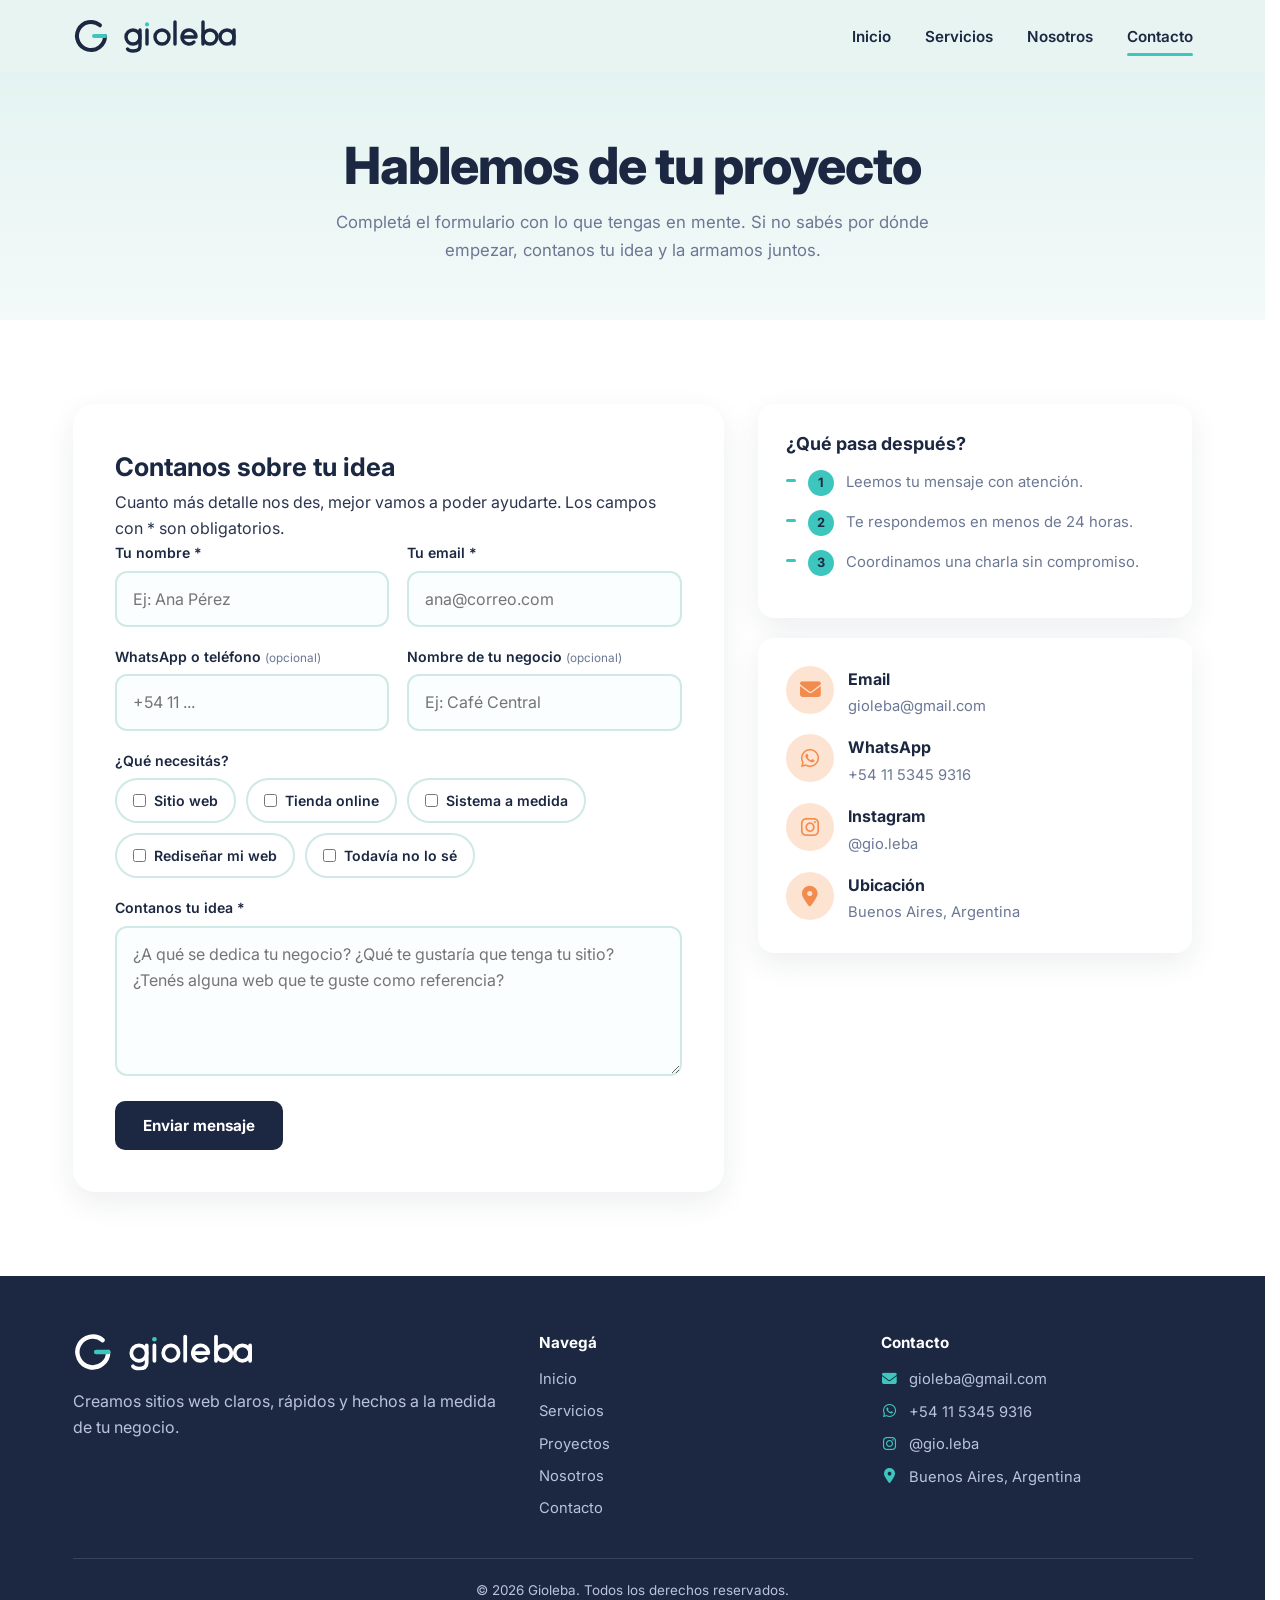
<file: public/contacto.html>
<!DOCTYPE html>
<html lang="es">
<head>
  <meta charset="UTF-8">
  <meta name="viewport" content="width=device-width, initial-scale=1">

  <!-- buscador: titulo y descripcion -->
  <title>Gioleba</title>
  <meta name="description" content="En Gioleba creamos soluciones digitales a medida para emprendedores y pequeños negocios. Diseñamos y desarrollamos plataformas, tiendas y sitios web claros, sin tecnicismos y con acompañamiento real.">
  <link rel="canonical" href="https://www.gioleba.com.ar/">
  <meta name="robots" content="index, follow">
  <meta name="theme-color" content="#1c2842">

  <!-- vista previa al compartir el link (whatsapp, facebook, linkedin, etc.) -->
  <meta property="og:type" content="website">
  <meta property="og:site_name" content="Gioleba">
  <meta property="og:locale" content="es_AR">
  <meta property="og:title" content="Gioleba | Soluciones digitales a medida">
  <meta property="og:description" content="En Gioleba creamos soluciones digitales a medida para emprendedores y pequeños negocios. Diseñamos y desarrollamos plataformas, tiendas y sitios web claros, sin tecnicismos y con acompañamiento real.">
  <meta property="og:url" content="https://www.gioleba.com.ar/">
  <meta property="og:image" content="https://www.gioleba.com.ar/img/GiolebaLogo.jfif">
  <meta property="og:image:width" content="1200">
  <meta property="og:image:height" content="630">
  <meta property="og:image:alt" content="Gioleba, soluciones digitales a medida">

  <!-- vista previa en x (twitter) -->
  <meta name="twitter:card" content="summary_large_image">
  <meta name="twitter:title" content="Gioleba | Soluciones digitales a medida">
  <meta name="twitter:description" content="En Gioleba creamos soluciones digitales a medida para emprendedores y pequeños negocios. Diseñamos y desarrollamos plataformas, tiendas y sitios web claros, sin tecnicismos y con acompañamiento real.">
  <meta name="twitter:image" content="https://www.gioleba.com.ar/img/GiolebaLogo.jfif">

  <!-- iconos y recursos -->
   <link rel="icon" href="img/logopng1.png">
  <link rel="preconnect" href="https://fonts.googleapis.com">
  <link href="https://fonts.googleapis.com/css2?family=Inter:wght@400;500;600;700;800&display=swap" rel="stylesheet">
  <!-- iconos font awesome -->
  <link rel="stylesheet" href="https://cdnjs.cloudflare.com/ajax/libs/font-awesome/6.5.2/css/all.min.css">
  <!-- hoja de estilos compartida -->
  <link rel="stylesheet" href="style.css">
</head>
<body>

  <!-- cabecera y navegacion, el link activo se marca desde main.js -->
  <header class="cabecera">
    <div class="contenedor nav">
      <!-- logo: reemplaza el archivo img/logo.svg por el tuyo -->
      <a href="index.html" class="logo" aria-label="Gioleba, ir al inicio"><img src="img/logo.svg" alt="Gioleba" width="170" height="40"></a>
      <button class="burger" aria-label="Abrir menú" aria-expanded="false"><span></span><span></span><span></span></button>
      <ul class="menu">
        <li><a href="index.html">Inicio</a></li>
        <li><a href="servicios.html">Servicios</a></li>
          <!-- <li><a href="proyectos.html">Proyectos</a></li>-->
        <li><a href="nosotros.html">Nosotros</a></li>
        <li><a href="contacto.html">Contacto</a></li>
      </ul>
    </div>
  </header>

  <main>
    <section class="pagina-titulo">
      <div class="contenedor">
        <h1 class="entra">Hablemos de tu proyecto</h1>
        <p class="entra">Completá el formulario con lo que tengas en mente. Si no sabés por dónde empezar, contanos tu idea y la armamos juntos.</p>
      </div>
    </section>

    <section class="seccion">
      <div class="contenedor contacto-grid">

        <!-- formulario grande, validacion en main.js y envio a /api/contacto -->
        <div class="formulario reveal">
          <form id="form-contacto" novalidate>
            <h2>Contanos sobre tu idea</h2>
            <p>Cuanto más detalle nos des, mejor vamos a poder ayudarte. Los campos con * son obligatorios.</p>
            <div class="fila">
              <div class="campo"><label for="nombre">Tu nombre *</label><input id="nombre" name="nombre" type="text" placeholder="Ej: Ana Pérez" autocomplete="name"><span class="msg-error">Escribí tu nombre para saber cómo llamarte.</span></div>
              <div class="campo"><label for="email">Tu email *</label><input id="email" name="email" type="email" placeholder="ana@correo.com" autocomplete="email"><span class="msg-error">Revisá que el email esté bien escrito.</span></div>
            </div>
            <div class="fila">
              <div class="campo"><label for="tel">WhatsApp o teléfono <small>(opcional)</small></label><input id="tel" name="tel" type="tel" placeholder="+54 11 ..."></div>
              <div class="campo"><label for="negocio">Nombre de tu negocio <small>(opcional)</small></label><input id="negocio" name="negocio" type="text" placeholder="Ej: Café Central"></div>
            </div>
            <div class="campo">
              <label>¿Qué necesitás?</label>
              <div class="opciones">
                <label><input type="checkbox" name="tipo" value="web"> Sitio web</label>
                <label><input type="checkbox" name="tipo" value="tienda"> Tienda online</label>
                <label><input type="checkbox" name="tipo" value="sistema"> Sistema a medida</label>
                <label><input type="checkbox" name="tipo" value="rediseno"> Rediseñar mi web</label>
                <label><input type="checkbox" name="tipo" value="no-se"> Todavía no lo sé</label>
              </div>
            </div>
            <div class="campo"><label for="mensaje">Contanos tu idea *</label><textarea id="mensaje" name="mensaje" placeholder="¿A qué se dedica tu negocio? ¿Qué te gustaría que tenga tu sitio? ¿Tenés alguna web que te guste como referencia?"></textarea><span class="msg-error">Contanos un poco más (al menos unas pocas palabras).</span></div>
            <!-- trampa anti-spam: las personas no la ven, los bots la completan -->
            <div class="hp" aria-hidden="true">
              <label for="website">No completar este campo</label>
              <input id="website" name="website" type="text" tabindex="-1" autocomplete="off">
            </div>
            <button type="submit" class="btn btn-oscuro">Enviar mensaje</button>
            <p id="form-aviso" class="form-aviso" role="alert" hidden></p>
          </form>
          <div class="exito">
            <div class="icono"><i class="fa-solid fa-circle-check"></i></div>
            <h3>¡Mensaje enviado!</h3>
            <p>Gracias por escribirnos. Te respondemos en menos de 24 horas.</p>
          </div>
        </div>

        <!-- columna lateral -->
        <aside class="lateral">
          <div class="tarjeta reveal">
            <h3>¿Qué pasa después?</h3>
            <ul class="pasos-lista" style="margin-top:14px">
              <li><b>1</b>Leemos tu mensaje con atención.</li>
              <li><b>2</b>Te respondemos en menos de 24 horas.</li>
              <li><b>3</b>Coordinamos una charla sin compromiso.</li>
            </ul>
          </div>
          <div class="tarjeta reveal">
            <a class="dato" href="mailto:gioleba@gmail.com"><div class="icono"><i class="fa-solid fa-envelope"></i></div><div><strong>Email</strong><span>gioleba@gmail.com</span></div></a>
            <a class="dato" href="https://wa.me/5491153459316" target="_blank" rel="noopener"><div class="icono"><i class="fa-brands fa-whatsapp"></i></div><div><strong>WhatsApp</strong><span>+54 11 5345 9316</span></div></a>
            <a class="dato" href="https://instagram.com/gio.leba" target="_blank" rel="noopener"><div class="icono"><i class="fa-brands fa-instagram"></i></div><div><strong>Instagram</strong><span>@gio.leba</span></div></a>
            <div class="dato"><div class="icono"><i class="fa-solid fa-location-dot"></i></div><div><strong>Ubicación</strong><span>Buenos Aires, Argentina</span></div></div>
          </div>
        </aside>
      </div>
    </section>
  </main>

    <!-- pie de pagina -->
  <footer class="pie">
    <div class="contenedor">
      <div class="pie-grid">
        <div>
          <!-- logo version clara para fondo oscuro: img/logo-blanco.svg -->
          <a href="index.html" class="logo" aria-label="Gioleba, ir al inicio"><img src="img/logo-blanco.svg" alt="Gioleba" width="170" height="40"></a>
          <p>Creamos sitios web claros, rápidos y hechos a la medida de tu negocio.</p>
        </div>
        <div>
          <h4>Navegá</h4>
          <ul>
            <li><a href="index.html">Inicio</a></li>
            <li><a href="servicios.html">Servicios</a></li>
            <li><a href="proyectos.html">Proyectos</a></li>
            <li><a href="nosotros.html">Nosotros</a></li>
            <li><a href="contacto.html">Contacto</a></li>
          </ul>
        </div>
        <div>
          <h4>Contacto</h4>
          <ul>
            <li><a href="mailto:gioleba@gmail.com"><i class="fa-solid fa-envelope"></i>gioleba@gmail.com</a></li>
            <li><a href="https://wa.me/5491153459316" target="_blank" rel="noopener"><i class="fa-brands fa-whatsapp"></i>+54 11 5345 9316</a></li>
            <li><a href="https://instagram.com/gio.leba" target="_blank" rel="noopener"><i class="fa-brands fa-instagram"></i>@gio.leba</a></li>
            <li><span><i class="fa-solid fa-location-dot"></i>Buenos Aires, Argentina</span></li>
          </ul>
        </div>
      </div>
      <p class="pie-fin">© <span class="anio">2026</span> Gioleba. Todos los derechos reservados.</p>
    </div>
  </footer>


  <!-- comportamiento compartido -->
  <script src="main.js"></script>
</body>
</html>
</file>
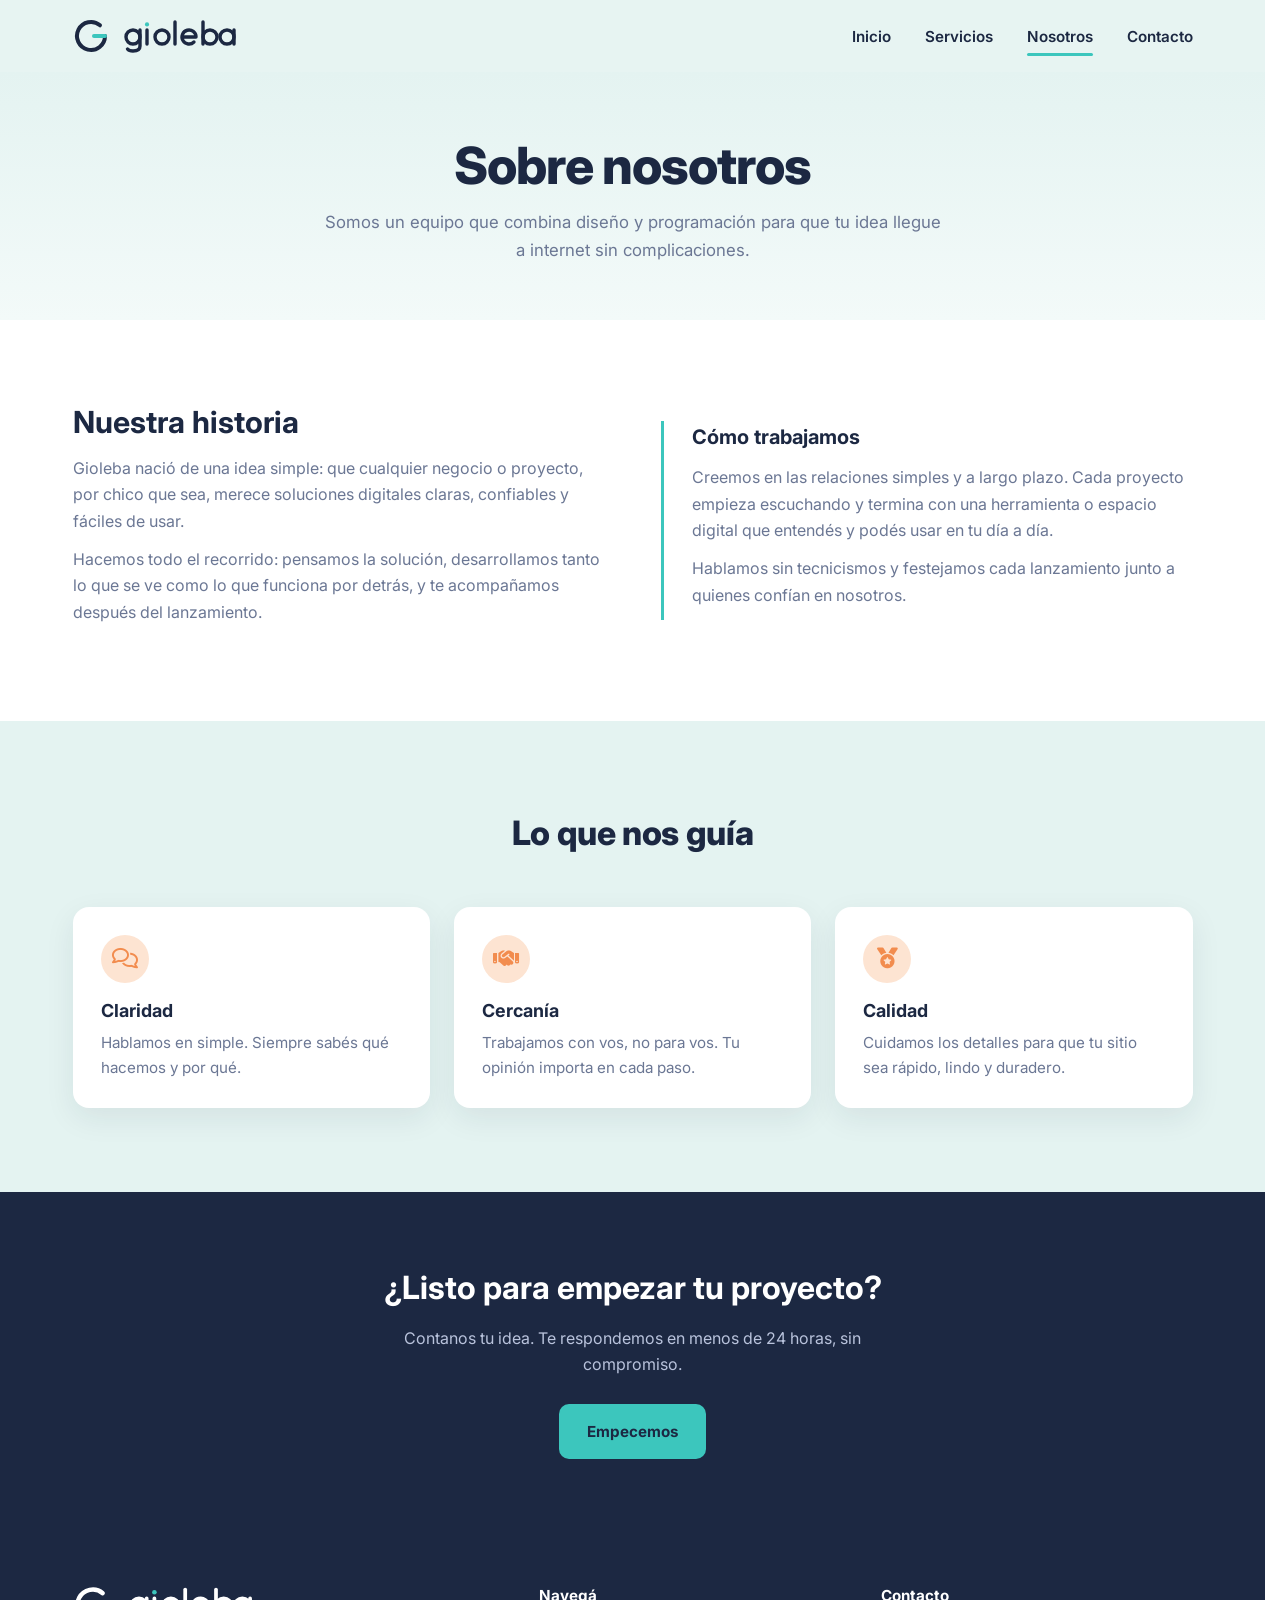
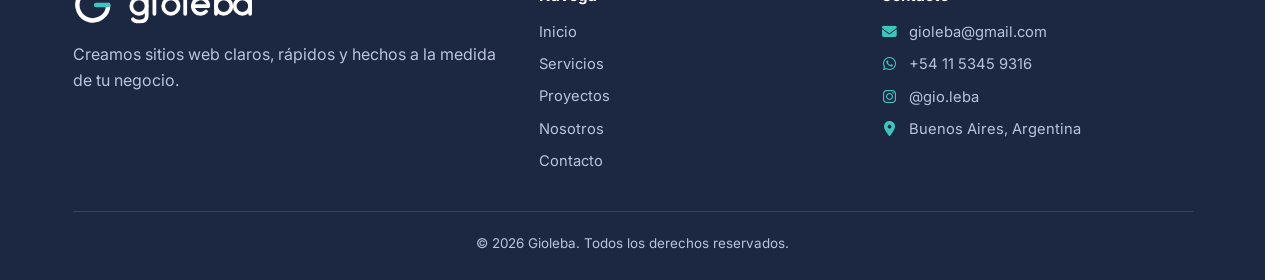
<file: public/nosotros.html>
<!DOCTYPE html>
<html lang="es">
<head>
  <meta charset="UTF-8">
  <meta name="viewport" content="width=device-width, initial-scale=1">

  <!-- buscador: titulo y descripcion -->
  <title>Gioleba</title>
  <meta name="description" content="En Gioleba creamos soluciones digitales a medida para emprendedores y pequeños negocios. Diseñamos y desarrollamos plataformas, tiendas y sitios web claros, sin tecnicismos y con acompañamiento real.">
  <link rel="canonical" href="https://www.gioleba.com.ar/">
  <meta name="robots" content="index, follow">
  <meta name="theme-color" content="#1c2842">

  <!-- vista previa al compartir el link (whatsapp, facebook, linkedin, etc.) -->
  <meta property="og:type" content="website">
  <meta property="og:site_name" content="Gioleba">
  <meta property="og:locale" content="es_AR">
  <meta property="og:title" content="Gioleba | Soluciones digitales a medida">
  <meta property="og:description" content="En Gioleba creamos soluciones digitales a medida para emprendedores y pequeños negocios. Diseñamos y desarrollamos plataformas, tiendas y sitios web claros, sin tecnicismos y con acompañamiento real.">
  <meta property="og:url" content="https://www.gioleba.com.ar/">
  <meta property="og:image" content="https://www.gioleba.com.ar/img/GiolebaLogo.jfif">
  <meta property="og:image:width" content="1200">
  <meta property="og:image:height" content="630">
  <meta property="og:image:alt" content="Gioleba, soluciones digitales a medida">

  <!-- vista previa en x (twitter) -->
  <meta name="twitter:card" content="summary_large_image">
  <meta name="twitter:title" content="Gioleba | Soluciones digitales a medida">
  <meta name="twitter:description" content="En Gioleba creamos soluciones digitales a medida para emprendedores y pequeños negocios. Diseñamos y desarrollamos plataformas, tiendas y sitios web claros, sin tecnicismos y con acompañamiento real.">
  <meta name="twitter:image" content="https://www.gioleba.com.ar/img/GiolebaLogo.jfif">

  <!-- iconos y recursos -->
    <link rel="icon" href="img/logopng1.png">
  <link rel="preconnect" href="https://fonts.googleapis.com">
  <link href="https://fonts.googleapis.com/css2?family=Inter:wght@400;500;600;700;800&display=swap" rel="stylesheet">
  <!-- iconos font awesome -->
  <link rel="stylesheet" href="https://cdnjs.cloudflare.com/ajax/libs/font-awesome/6.5.2/css/all.min.css">
  <!-- hoja de estilos compartida -->
  <link rel="stylesheet" href="style.css">
</head>
<body>

  <!-- cabecera y navegacion, el link activo se marca desde main.js -->
  <header class="cabecera">
    <div class="contenedor nav">
      <!-- logo: reemplaza el archivo img/logo.svg por el tuyo -->
      <a href="index.html" class="logo" aria-label="Gioleba, ir al inicio"><img src="img/logo.svg" alt="Gioleba" width="170" height="40"></a>
      <button class="burger" aria-label="Abrir menú" aria-expanded="false"><span></span><span></span><span></span></button>
      <ul class="menu">
        <li><a href="index.html">Inicio</a></li>
        <li><a href="servicios.html">Servicios</a></li>
          <!-- <li><a href="proyectos.html">Proyectos</a></li>-->
        <li><a href="nosotros.html">Nosotros</a></li>
        <li><a href="contacto.html">Contacto</a></li>
      </ul>
    </div>
  </header>

  <main>
    <section class="pagina-titulo">
      <div class="contenedor">
        <h1 class="entra">Sobre nosotros</h1>
        <p class="entra">Somos un equipo que combina diseño y programación para que tu idea llegue a internet sin complicaciones.</p>
      </div>
    </section>

    <section class="seccion">
      <div class="contenedor dos-col">
        <div class="reveal">
          <h2>Nuestra historia</h2>
          <p>Gioleba nació de una idea simple: que cualquier negocio o proyecto, por chico que sea, merece soluciones digitales claras, confiables y fáciles de usar.</p>
          <p>Hacemos todo el recorrido: pensamos la solución, desarrollamos tanto lo que se ve como lo que funciona por detrás, y te acompañamos después del lanzamiento.</p>
        </div>
        <div class="texto-der reveal">
          <h3>Cómo trabajamos</h3>
          <p>Creemos en las relaciones simples y a largo plazo. Cada proyecto empieza escuchando y termina con una herramienta o espacio digital que entendés y podés usar en tu día a día.</p>
          <p>Hablamos sin tecnicismos y festejamos cada lanzamiento junto a quienes confían en nosotros.</p>
        </div>
      </div>
    </section>

    <section class="seccion alt">
      <div class="contenedor">
        <div class="titulo reveal"><h2>Lo que nos guía</h2></div>
        <div class="grid-3">
        <article class="tarjeta reveal"><div class="icono"><i class="fa-regular fa-comments"></i></div><h3>Claridad</h3><p>Hablamos en simple. Siempre sabés qué hacemos y por qué.</p></article>
        <article class="tarjeta reveal"><div class="icono"><i class="fa-solid fa-handshake"></i></div><h3>Cercanía</h3><p>Trabajamos con vos, no para vos. Tu opinión importa en cada paso.</p></article>
        <article class="tarjeta reveal"><div class="icono"><i class="fa-solid fa-medal"></i></div><h3>Calidad</h3><p>Cuidamos los detalles para que tu sitio sea rápido, lindo y duradero.</p></article>
        </div>
      </div>
    </section>

    <section class="banda">
      <div class="contenedor reveal">
        <h2>¿Listo para empezar tu proyecto?</h2>
        <p>Contanos tu idea. Te respondemos en menos de 24 horas, sin compromiso.</p>
        <a href="contacto.html" class="btn btn-turquesa">Empecemos</a>
      </div>
    </section>
  </main>

  <!-- pie de pagina -->
  <footer class="pie">
    <div class="contenedor">
      <div class="pie-grid">
        <div>
          <!-- logo version clara para fondo oscuro: img/logo-blanco.svg -->
          <a href="index.html" class="logo" aria-label="Gioleba, ir al inicio"><img src="img/logo-blanco.svg" alt="Gioleba" width="170" height="40"></a>
          <p>Creamos sitios web claros, rápidos y hechos a la medida de tu negocio.</p>
        </div>
        <div>
          <h4>Navegá</h4>
          <ul>
            <li><a href="index.html">Inicio</a></li>
            <li><a href="servicios.html">Servicios</a></li>
            <li><a href="proyectos.html">Proyectos</a></li>
            <li><a href="nosotros.html">Nosotros</a></li>
            <li><a href="contacto.html">Contacto</a></li>
          </ul>
        </div>
        <div>
          <h4>Contacto</h4>
          <ul>
            <li><a href="mailto:gioleba@gmail.com"><i class="fa-solid fa-envelope"></i>gioleba@gmail.com</a></li>
            <li><a href="https://wa.me/5491153459316" target="_blank" rel="noopener"><i class="fa-brands fa-whatsapp"></i>+54 11 5345 9316</a></li>
            <li><a href="https://instagram.com/gio.leba" target="_blank" rel="noopener"><i class="fa-brands fa-instagram"></i>@gio.leba</a></li>
            <li><span><i class="fa-solid fa-location-dot"></i>Buenos Aires, Argentina</span></li>
          </ul>
        </div>
      </div>
      <p class="pie-fin">© <span class="anio">2026</span> Gioleba. Todos los derechos reservados.</p>
    </div>
  </footer>

  <!-- comportamiento compartido -->
  <script src="main.js"></script>
</body>
</html>
</file>
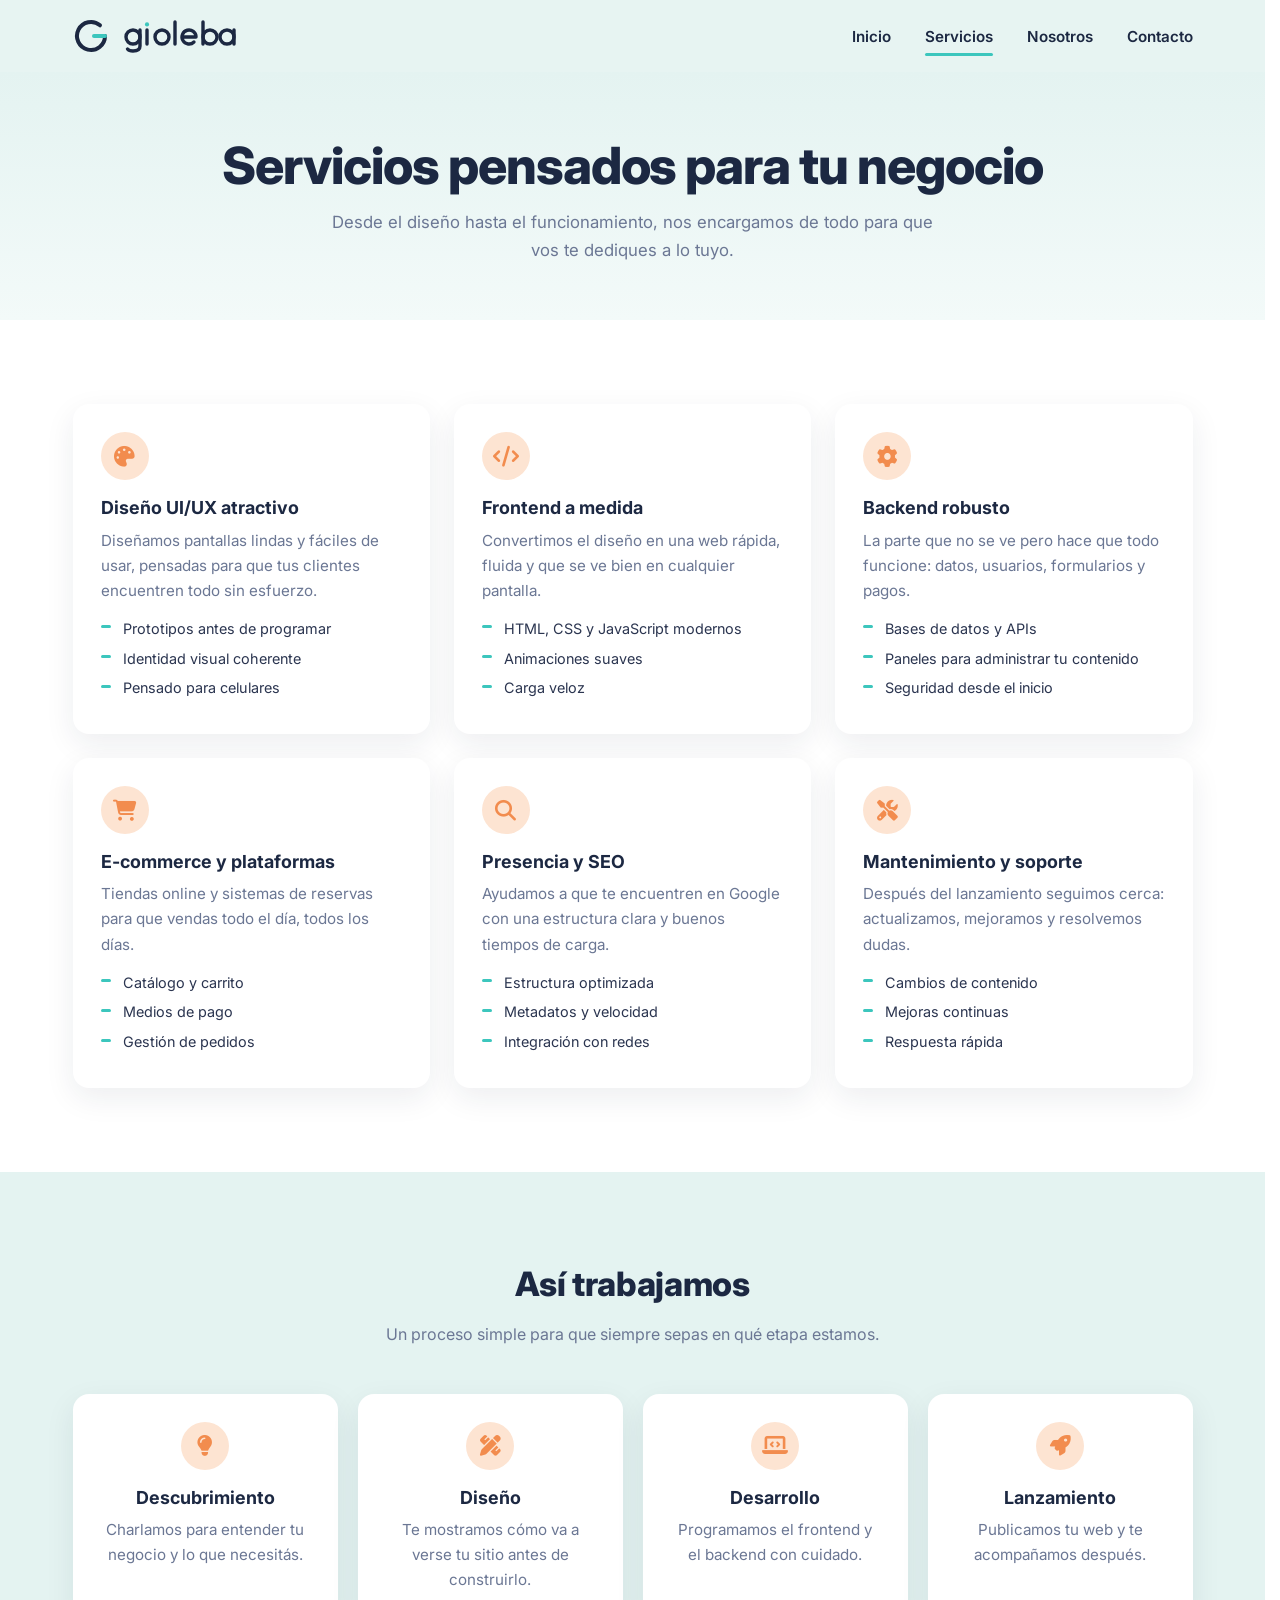
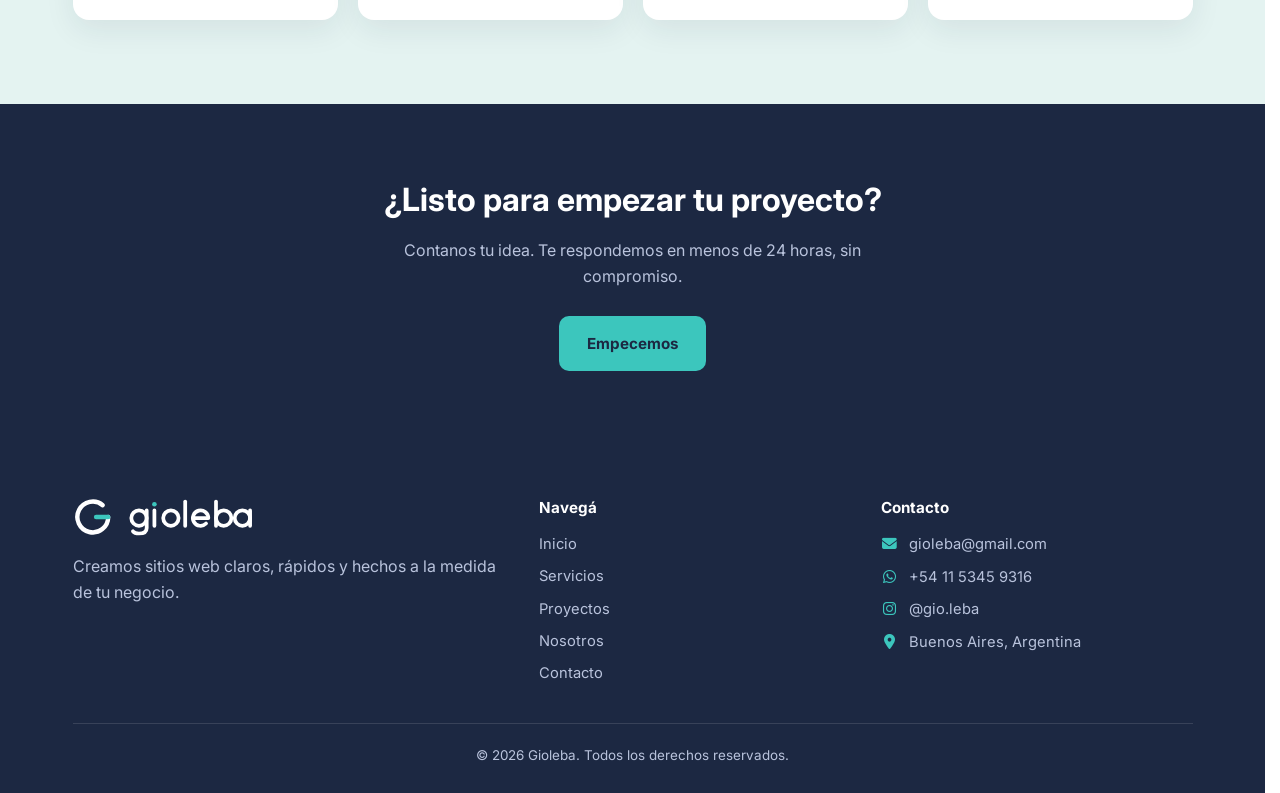
<file: public/servicios.html>
<!DOCTYPE html>
<html lang="es">
<head>
  <meta charset="UTF-8">
  <meta name="viewport" content="width=device-width, initial-scale=1">

  <!-- buscador: titulo y descripcion -->
  <title>Gioleba</title>
  <meta name="description" content="En Gioleba creamos soluciones digitales a medida para emprendedores y pequeños negocios. Diseñamos y desarrollamos plataformas, tiendas y sitios web claros, sin tecnicismos y con acompañamiento real.">
  <link rel="canonical" href="https://www.gioleba.com.ar/">
  <meta name="robots" content="index, follow">
  <meta name="theme-color" content="#1c2842">

  <!-- vista previa al compartir el link (whatsapp, facebook, linkedin, etc.) -->
  <meta property="og:type" content="website">
  <meta property="og:site_name" content="Gioleba">
  <meta property="og:locale" content="es_AR">
  <meta property="og:title" content="Gioleba | Soluciones digitales a medida">
  <meta property="og:description" content="En Gioleba creamos soluciones digitales a medida para emprendedores y pequeños negocios. Diseñamos y desarrollamos plataformas, tiendas y sitios web claros, sin tecnicismos y con acompañamiento real.">
  <meta property="og:url" content="https://www.gioleba.com.ar/">
  <meta property="og:image" content="https://www.gioleba.com.ar/img/GiolebaLogo.jfif">
  <meta property="og:image:width" content="1200">
  <meta property="og:image:height" content="630">
  <meta property="og:image:alt" content="Gioleba, soluciones digitales a medida">

  <!-- vista previa en x (twitter) -->
  <meta name="twitter:card" content="summary_large_image">
  <meta name="twitter:title" content="Gioleba | Soluciones digitales a medida">
  <meta name="twitter:description" content="En Gioleba creamos soluciones digitales a medida para emprendedores y pequeños negocios. Diseñamos y desarrollamos plataformas, tiendas y sitios web claros, sin tecnicismos y con acompañamiento real.">
  <meta name="twitter:image" content="https://www.gioleba.com.ar/img/GiolebaLogo.jfif">

  <!-- iconos y recursos -->
   <link rel="icon" href="img/logopng1.png">
  <link rel="preconnect" href="https://fonts.googleapis.com">
  <link href="https://fonts.googleapis.com/css2?family=Inter:wght@400;500;600;700;800&display=swap" rel="stylesheet">
  <!-- iconos font awesome -->
  <link rel="stylesheet" href="https://cdnjs.cloudflare.com/ajax/libs/font-awesome/6.5.2/css/all.min.css">
  <!-- hoja de estilos compartida -->
  <link rel="stylesheet" href="style.css">
</head>
<body>

  <!-- cabecera y navegacion, el link activo se marca desde main.js -->
  <header class="cabecera">
    <div class="contenedor nav">
      <!-- logo: reemplaza el archivo img/logo.svg por el tuyo -->
      <a href="index.html" class="logo" aria-label="Gioleba, ir al inicio"><img src="img/logo.svg" alt="Gioleba" width="170" height="40"></a>
      <button class="burger" aria-label="Abrir menú" aria-expanded="false"><span></span><span></span><span></span></button>
      <ul class="menu">
        <li><a href="index.html">Inicio</a></li>
        <li><a href="servicios.html">Servicios</a></li>
          <!-- <li><a href="proyectos.html">Proyectos</a></li>-->
        <li><a href="nosotros.html">Nosotros</a></li>
        <li><a href="contacto.html">Contacto</a></li>
      </ul>
    </div>
  </header>

  <main>
    <section class="pagina-titulo">
      <div class="contenedor">
        <h1 class="entra">Servicios pensados para tu negocio</h1>
        <p class="entra">Desde el diseño hasta el funcionamiento, nos encargamos de todo para que vos te dediques a lo tuyo.</p>
      </div>
    </section>

    <section class="seccion">
      <div class="contenedor">
        <div class="grid-3">
        <article class="tarjeta reveal"><div class="icono"><i class="fa-solid fa-palette"></i></div><h3>Diseño UI/UX atractivo</h3><p>Diseñamos pantallas lindas y fáciles de usar, pensadas para que tus clientes encuentren todo sin esfuerzo.</p><ul><li>Prototipos antes de programar</li><li>Identidad visual coherente</li><li>Pensado para celulares</li></ul></article>
        <article class="tarjeta reveal"><div class="icono"><i class="fa-solid fa-code"></i></div><h3>Frontend a medida</h3><p>Convertimos el diseño en una web rápida, fluida y que se ve bien en cualquier pantalla.</p><ul><li>HTML, CSS y JavaScript modernos</li><li>Animaciones suaves</li><li>Carga veloz</li></ul></article>
        <article class="tarjeta reveal"><div class="icono"><i class="fa-solid fa-gear"></i></div><h3>Backend robusto</h3><p>La parte que no se ve pero hace que todo funcione: datos, usuarios, formularios y pagos.</p><ul><li>Bases de datos y APIs</li><li>Paneles para administrar tu contenido</li><li>Seguridad desde el inicio</li></ul></article>
        <article class="tarjeta reveal"><div class="icono"><i class="fa-solid fa-cart-shopping"></i></div><h3>E-commerce y plataformas</h3><p>Tiendas online y sistemas de reservas para que vendas todo el día, todos los días.</p><ul><li>Catálogo y carrito</li><li>Medios de pago</li><li>Gestión de pedidos</li></ul></article>
        <article class="tarjeta reveal"><div class="icono"><i class="fa-solid fa-magnifying-glass"></i></div><h3>Presencia y SEO</h3><p>Ayudamos a que te encuentren en Google con una estructura clara y buenos tiempos de carga.</p><ul><li>Estructura optimizada</li><li>Metadatos y velocidad</li><li>Integración con redes</li></ul></article>
        <article class="tarjeta reveal"><div class="icono"><i class="fa-solid fa-screwdriver-wrench"></i></div><h3>Mantenimiento y soporte</h3><p>Después del lanzamiento seguimos cerca: actualizamos, mejoramos y resolvemos dudas.</p><ul><li>Cambios de contenido</li><li>Mejoras continuas</li><li>Respuesta rápida</li></ul></article>
        </div>
      </div>
    </section>

    <section class="seccion alt">
      <div class="contenedor">
        <div class="titulo reveal"><h2>Así trabajamos</h2><p>Un proceso simple para que siempre sepas en qué etapa estamos.</p></div>
        <div class="pasos">
        <div class="paso tarjeta reveal"><div class="icono"><i class="fa-solid fa-lightbulb"></i></div><h3>Descubrimiento</h3><p>Charlamos para entender tu negocio y lo que necesitás.</p></div>
        <div class="paso tarjeta reveal"><div class="icono"><i class="fa-solid fa-pen-ruler"></i></div><h3>Diseño</h3><p>Te mostramos cómo va a verse tu sitio antes de construirlo.</p></div>
        <div class="paso tarjeta reveal"><div class="icono"><i class="fa-solid fa-laptop-code"></i></div><h3>Desarrollo</h3><p>Programamos el frontend y el backend con cuidado.</p></div>
        <div class="paso tarjeta reveal"><div class="icono"><i class="fa-solid fa-rocket"></i></div><h3>Lanzamiento</h3><p>Publicamos tu web y te acompañamos después.</p></div>
        </div>
      </div>
    </section>

    <section class="banda">
      <div class="contenedor reveal">
        <h2>¿Listo para empezar tu proyecto?</h2>
        <p>Contanos tu idea. Te respondemos en menos de 24 horas, sin compromiso.</p>
        <a href="contacto.html" class="btn btn-turquesa">Empecemos</a>
      </div>
    </section>
  </main>

  <!-- pie de pagina -->
  <footer class="pie">
    <div class="contenedor">
      <div class="pie-grid">
        <div>
          <!-- logo version clara para fondo oscuro: img/logo-blanco.svg -->
          <a href="index.html" class="logo" aria-label="Gioleba, ir al inicio"><img src="img/logo-blanco.svg" alt="Gioleba" width="170" height="40"></a>
          <p>Creamos sitios web claros, rápidos y hechos a la medida de tu negocio.</p>
        </div>
        <div>
          <h4>Navegá</h4>
          <ul>
            <li><a href="index.html">Inicio</a></li>
            <li><a href="servicios.html">Servicios</a></li>
            <li><a href="proyectos.html">Proyectos</a></li>
            <li><a href="nosotros.html">Nosotros</a></li>
            <li><a href="contacto.html">Contacto</a></li>
          </ul>
        </div>
        <div>
          <h4>Contacto</h4>
          <ul>
            <li><a href="mailto:gioleba@gmail.com"><i class="fa-solid fa-envelope"></i>gioleba@gmail.com</a></li>
            <li><a href="https://wa.me/5491153459316" target="_blank" rel="noopener"><i class="fa-brands fa-whatsapp"></i>+54 11 5345 9316</a></li>
            <li><a href="https://instagram.com/gio.leba" target="_blank" rel="noopener"><i class="fa-brands fa-instagram"></i>@gio.leba</a></li>
            <li><span><i class="fa-solid fa-location-dot"></i>Buenos Aires, Argentina</span></li>
          </ul>
        </div>
      </div>
      <p class="pie-fin">© <span class="anio">2026</span> Gioleba. Todos los derechos reservados.</p>
    </div>
  </footer>


  <!-- comportamiento compartido -->
  <script src="main.js"></script>
</body>
</html>
</file>
<file: style.css>
/* ===== variables de color y medidas ===== */
:root{
  --menta:#e4f3f1; --menta-2:#cfe9e6; --blanco:#fff;
  --marino:#1c2842; --texto:#2b3550; --suave:#6b7794;
  --turquesa:#3cc6bd; --turquesa-os:#27a39b;
  --durazno:#fde4d2; --naranja:#f28c4e;
  --radio:16px; --sombra:0 10px 30px rgba(28,40,66,.08);
  --ancho:1120px;
}
*{box-sizing:border-box;margin:0;padding:0}
html{scroll-behavior:smooth}
body{font-family:'Inter',system-ui,sans-serif;color:var(--texto);background:var(--blanco);line-height:1.65;-webkit-font-smoothing:antialiased}
img,svg{max-width:100%;display:block}
a{color:inherit;text-decoration:none}
ul{list-style:none}
.contenedor{width:min(var(--ancho),92%);margin-inline:auto}
:focus-visible{outline:3px solid var(--turquesa);outline-offset:3px;border-radius:6px}

/* ===== navegacion ===== */
.cabecera{position:sticky;top:0;z-index:50;background:rgba(228,243,241,.88);backdrop-filter:blur(10px);transition:box-shadow .3s}
.cabecera.scroll{box-shadow:0 6px 24px rgba(28,40,66,.1)}
.nav{display:flex;align-items:center;justify-content:space-between;height:72px}
.menu{display:flex;gap:34px}
.menu a{position:relative;font-weight:600;font-size:.95rem;color:var(--marino);padding:26px 0}
/* linea indicadora de la pagina activa */
.menu a::after{content:"";position:absolute;left:0;right:0;bottom:16px;height:3px;border-radius:3px;background:var(--turquesa);transform:scaleX(0);transform-origin:left;transition:transform .35s ease}
.menu a:hover::after,.menu a.activo::after{transform:scaleX(1)}
.burger{display:none;background:none;border:0;width:40px;height:40px;cursor:pointer}
.burger span{display:block;width:24px;height:2.5px;background:var(--marino);margin:5px auto;border-radius:2px;transition:.3s}
.burger.abierto span:nth-child(1){transform:translateY(7.5px) rotate(45deg)}
.burger.abierto span:nth-child(2){opacity:0}
.burger.abierto span:nth-child(3){transform:translateY(-7.5px) rotate(-45deg)}

/* ===== botones ===== */
.btn{display:inline-block;padding:13px 26px;border-radius:10px;font-weight:700;font-size:.95rem;border:2px solid transparent;cursor:pointer;font-family:inherit;transition:transform .25s,box-shadow .25s,background .25s}
.btn-oscuro{background:var(--marino);color:#fff}
.btn-oscuro:hover{transform:translateY(-3px);box-shadow:0 10px 22px rgba(28,40,66,.28)}
.btn-borde{border-color:var(--marino);color:var(--marino);background:transparent}
.btn-borde:hover{background:var(--marino);color:#fff;transform:translateY(-3px)}
.btn-turquesa{background:var(--turquesa);color:var(--marino)}
.btn-turquesa:hover{background:var(--turquesa-os);transform:translateY(-3px)}
.acciones{display:flex;gap:14px;flex-wrap:wrap;margin-top:28px}

/* ===== hero ===== */
.hero{background:linear-gradient(180deg,var(--menta),#f3faf9);padding:70px 0 90px;overflow:hidden}
.hero-grid{display:grid;grid-template-columns:1.1fr .9fr;gap:40px;align-items:center}
.hero h1,.pagina-titulo h1{font-size:clamp(2rem,4.6vw,3.2rem);line-height:1.15;color:var(--marino);font-weight:800;letter-spacing:-.02em}
.hero p{margin-top:18px;max-width:46ch;color:var(--suave);font-size:1.05rem}
/* ilustracion del hero hecha con css */
.ilustra{position:relative;height:340px}
.fondo-circulo{position:absolute;right:6%;top:10%;width:280px;height:280px;border-radius:50%;background:var(--durazno);animation:respira 6s ease-in-out infinite}
.ventana{position:absolute;left:8%;top:22%;width:78%;background:#fff;border-radius:18px;box-shadow:var(--sombra);padding:16px;animation:flota 5s ease-in-out infinite}
.puntos{display:flex;gap:6px;margin-bottom:14px}
.puntos i{width:10px;height:10px;border-radius:50%;background:var(--menta-2)}
.puntos i:first-child{background:var(--naranja)}
.linea{height:10px;border-radius:6px;background:var(--menta);margin-bottom:9px}
.linea.corta{width:55%}.linea.media{width:78%}
.bloque{display:flex;gap:10px;margin-top:14px}
.bloque b{flex:1;height:54px;border-radius:10px;background:var(--menta)}
.bloque b:first-child{background:linear-gradient(135deg,var(--turquesa),#7ddfd8)}
.chip{position:absolute;background:#fff;padding:8px 14px;border-radius:30px;font-size:.8rem;font-weight:700;color:var(--marino);box-shadow:var(--sombra)}
.chip.c1{right:2%;top:6%;animation:flota 4s ease-in-out infinite}
.chip.c2{left:0;bottom:12%;animation:flota 5.5s ease-in-out infinite .6s}
.chip.c3{right:8%;bottom:4%;animation:flota 4.5s ease-in-out infinite 1.2s}
@keyframes flota{50%{transform:translateY(-12px)}}
@keyframes respira{50%{transform:scale(1.06)}}
/* entrada del hero al cargar la pagina */
.entra{opacity:0;transform:translateY(24px);animation:entra .8s ease forwards}
.entra:nth-child(2){animation-delay:.12s}.entra:nth-child(3){animation-delay:.24s}.entra:nth-child(4){animation-delay:.36s}
@keyframes entra{to{opacity:1;transform:none}}

/* ===== encabezado de paginas internas ===== */
.pagina-titulo{background:linear-gradient(180deg,var(--menta),#f3faf9);padding:64px 0 56px;text-align:center}
.pagina-titulo p{max-width:56ch;margin:14px auto 0;color:var(--suave);font-size:1.05rem}

/* ===== secciones ===== */
.seccion{padding:84px 0}
.seccion.alt{background:var(--menta)}
.titulo{text-align:center;margin-bottom:46px}
.titulo h2{font-size:clamp(1.6rem,3vw,2.1rem);color:var(--marino);font-weight:800;letter-spacing:-.01em}
.titulo p{color:var(--suave);max-width:54ch;margin:10px auto 0}
.grid-3{display:grid;grid-template-columns:repeat(3,1fr);gap:24px}
.grid-2{display:grid;grid-template-columns:repeat(2,1fr);gap:24px}
.centro{text-align:center;margin-top:40px}

/* ===== tarjetas ===== */
.tarjeta{background:#fff;border-radius:var(--radio);padding:28px;box-shadow:var(--sombra);transition:transform .3s,box-shadow .3s}
.tarjeta:hover{transform:translateY(-6px);box-shadow:0 18px 40px rgba(28,40,66,.14)}
.icono{width:48px;height:48px;border-radius:50%;background:var(--durazno);display:grid;place-items:center;font-size:1.3rem;margin-bottom:16px;transition:transform .4s}
.tarjeta:hover .icono{transform:rotate(-12deg) scale(1.1)}
.tarjeta h3{color:var(--marino);font-size:1.12rem;margin-bottom:8px;line-height:1.3}
.tarjeta p{color:var(--suave);font-size:.95rem}
.tarjeta ul{margin-top:14px;font-size:.9rem;color:var(--texto)}
.tarjeta li{padding-left:22px;position:relative;margin-bottom:6px}
.tarjeta li::before{content:"";position:absolute;left:0;top:.6em;width:10px;height:3px;border-radius:2px;background:var(--turquesa)}
.enlace{display:inline-block;margin-top:16px;font-weight:700;color:var(--marino);font-size:.92rem}
.enlace span{display:inline-block;transition:transform .25s}
.enlace:hover span{transform:translateX(6px)}

/* ===== proyectos ===== */
.filtros{display:flex;gap:10px;justify-content:center;flex-wrap:wrap;margin-bottom:36px}
.filtro{padding:9px 20px;border-radius:30px;border:2px solid var(--menta-2);background:#fff;font-family:inherit;font-weight:600;color:var(--marino);cursor:pointer;transition:.25s}
.filtro:hover{border-color:var(--turquesa)}
.filtro.activo{background:var(--marino);color:#fff;border-color:var(--marino)}
.proyecto{background:#fff;border-radius:var(--radio);overflow:hidden;box-shadow:var(--sombra);transition:transform .3s,opacity .3s}
.proyecto:hover{transform:translateY(-6px)}
.proyecto.oculto{display:none}
.thumb{height:170px;position:relative;overflow:hidden;display:grid;place-items:center;padding:18px}
.thumb::before{content:"";position:absolute;left:18px;right:18px;top:18px;height:10px;border-radius:6px;background:rgba(255,255,255,.55)}
.thumb .pieza{width:70%;height:64%;border-radius:10px;background:rgba(255,255,255,.88);margin-top:16px;transition:transform .5s}
.proyecto:hover .pieza{transform:scale(1.08)}
.t1{background:linear-gradient(135deg,#4a3328,#8a5a3c)}
.t2{background:linear-gradient(135deg,#f6c9d0,#f9e4e0)}
.t3{background:linear-gradient(135deg,var(--turquesa),#a6e6e0)}
.t4{background:linear-gradient(135deg,#1c2842,#3a4d7a)}
.t5{background:linear-gradient(135deg,#f9d9b8,#f28c4e)}
.t6{background:linear-gradient(135deg,#c9e7c3,#8ccf9b)}
.proyecto-info{padding:20px 24px 24px}
.proyecto-info h3{color:var(--marino);font-size:1.08rem}
.proyecto-info p{color:var(--suave);font-size:.92rem;margin-top:6px}
.etiqueta{display:inline-block;margin-top:12px;padding:3px 12px;border-radius:20px;background:var(--menta);font-size:.78rem;font-weight:600;color:var(--turquesa-os)}

/* ===== proceso ===== */
.pasos{display:grid;grid-template-columns:repeat(4,1fr);gap:20px}
.paso{text-align:center}
.paso .icono{margin-inline:auto}

/* ===== nosotros ===== */
.dos-col{display:grid;grid-template-columns:1fr 1fr;gap:56px;align-items:center}
.dos-col h2{color:var(--marino);font-size:1.9rem;line-height:1.2;margin-bottom:14px}
.dos-col p{color:var(--suave);margin-bottom:12px}

/* ===== testimonios ===== */
.testimonio{background:#fff;border-radius:var(--radio);padding:30px 26px 24px;box-shadow:var(--sombra);position:relative}
.testimonio::before{content:"\201C";position:absolute;top:-6px;left:20px;font-size:4.2rem;font-weight:800;color:var(--naranja);line-height:1}
.testimonio p{margin-top:22px;color:var(--texto);font-size:.97rem}
.autor{margin-top:16px;font-weight:700;color:var(--marino);font-size:.9rem}
.autor small{display:block;font-weight:500;color:var(--suave)}

/* ===== banda final ===== */
.banda{background:var(--marino);color:#fff;text-align:center;padding:70px 0}
.banda h2{font-size:clamp(1.5rem,3vw,2rem);margin-bottom:10px}
.banda p{color:#b9c3dc;max-width:48ch;margin:0 auto 26px}

/* ===== contacto ===== */
.contacto-grid{display:grid;grid-template-columns:1.5fr 1fr;gap:34px;align-items:start}
.formulario{background:#fff;border-radius:22px;padding:42px;box-shadow:var(--sombra)}
.formulario h2{color:var(--marino);font-size:1.6rem}
.formulario>p{color:var(--suave);margin:6px 0 26px}
.fila{display:grid;grid-template-columns:1fr 1fr;gap:18px}
.campo{margin-bottom:18px;position:relative}
.campo label{display:block;font-weight:600;font-size:.88rem;color:var(--marino);margin-bottom:6px}
.campo small{color:var(--suave);font-weight:400}
.campo input,.campo select,.campo textarea{width:100%;padding:13px 16px;border:2px solid var(--menta-2);border-radius:12px;font:inherit;color:var(--texto);background:#fbfefe;transition:border-color .25s,box-shadow .25s}
.campo textarea{min-height:150px;resize:vertical}
.campo input:focus,.campo select:focus,.campo textarea:focus{outline:0;border-color:var(--turquesa);box-shadow:0 0 0 4px rgba(60,198,189,.18)}
.campo.error input,.campo.error select,.campo.error textarea{border-color:#e0605e}
.msg-error{display:none;color:#c9403d;font-size:.82rem;margin-top:5px}
.campo.error .msg-error{display:block}
.opciones{display:flex;flex-wrap:wrap;gap:10px}
.opciones label{display:inline-flex;align-items:center;gap:8px;margin:0;padding:9px 16px;border:2px solid var(--menta-2);border-radius:30px;cursor:pointer;font-weight:600;transition:.25s}
.opciones input{width:auto;accent-color:var(--turquesa-os)}
.opciones label:has(input:checked){background:var(--menta);border-color:var(--turquesa)}
.exito{display:none;text-align:center;padding:30px 10px}
.exito.visible{display:block;animation:entra .6s ease forwards}
.exito .icono{margin-inline:auto;background:var(--menta);width:64px;height:64px;font-size:1.8rem}
.exito h3{color:var(--marino);font-size:1.4rem;margin-bottom:6px}
.lateral{display:grid;gap:20px}
.dato{display:flex;gap:14px;align-items:flex-start}
.dato .icono{margin:0;flex:none}
.dato strong{display:block;color:var(--marino)}
.dato span{color:var(--suave);font-size:.92rem}
.pasos-lista li{display:flex;gap:12px;margin-bottom:14px;color:var(--suave);font-size:.93rem}
.pasos-lista b{flex:none;width:26px;height:26px;border-radius:50%;background:var(--turquesa);color:var(--marino);display:grid;place-items:center;font-size:.8rem}

/* ===== pie ===== */
.pie{background:var(--marino);color:#b9c3dc;padding:54px 0 26px}
.pie-grid{display:grid;grid-template-columns:1.4fr 1fr 1fr;gap:30px;padding-bottom:30px;border-bottom:1px solid rgba(255,255,255,.12)}
.pie .logo{color:#fff;margin-bottom:12px}
.pie h4{color:#fff;margin-bottom:12px;font-size:.95rem}
.pie li{margin-bottom:8px;font-size:.92rem}
.pie a:hover{color:var(--turquesa)}
.pie-fin{padding-top:20px;font-size:.84rem;text-align:center}

/* ===== aparicion al hacer scroll ===== */
.reveal{opacity:0;transform:translateY(28px);transition:opacity .7s ease,transform .7s ease}
.reveal.visible{opacity:1;transform:none}

/* ===== responsive ===== */
@media (max-width:900px){
  .hero-grid,.dos-col,.contacto-grid{grid-template-columns:1fr}
  .grid-3,.pasos{grid-template-columns:1fr 1fr}
  .ilustra{height:300px;order:-1}
  .pie-grid{grid-template-columns:1fr 1fr}
}
@media (max-width:700px){
  .burger{display:block}
  .menu{position:absolute;top:72px;left:0;right:0;background:var(--menta);flex-direction:column;gap:0;padding:8px 5%;max-height:0;overflow:hidden;transition:max-height .4s ease,padding .4s}
  .menu.abierto{max-height:360px;padding:14px 5% 20px}
  .menu a{display:inline-block;padding:12px 0}
  .menu a::after{bottom:6px;right:auto;width:36px}
  .grid-3,.grid-2,.pasos,.fila,.pie-grid{grid-template-columns:1fr}
  .formulario{padding:28px 22px}
}
@media (prefers-reduced-motion:reduce){
  *{animation:none!important;transition:none!important}
  .reveal,.entra{opacity:1;transform:none}
}

/* ===== logo como imagen: solo reemplaza los archivos de la carpeta img ===== */
:root{--logo-alto:40px;--logo-alto-pie:44px}
.logo{display:flex;align-items:center;max-width:60%}
.logo img{height:var(--logo-alto);width:auto;max-width:100%;object-fit:contain;transition:transform .4s}
.logo:hover img{transform:scale(1.04)}
.pie .logo{margin-bottom:14px}
.pie .logo img{height:var(--logo-alto-pie)}

/* ===== iconos ===== */
.icono i{color:var(--naranja)}
.exito .icono i{color:var(--turquesa-os)}
.chip i{margin-right:6px;color:var(--turquesa-os)}
.pie li a,.pie li span{display:inline-flex;align-items:center;gap:10px}
.pie li i{width:18px;text-align:center;color:var(--turquesa)}
a.dato{transition:transform .25s}
a.dato:hover{transform:translateX(4px)}
a.dato:hover strong{color:var(--turquesa-os)}
.dato+.dato{margin-top:16px}

/* ===== texto de la derecha en inicio y nosotros ===== */
.texto-der{border-left:3px solid var(--turquesa);padding-left:28px}
.texto-der h3{color:var(--marino);font-size:1.25rem;margin-bottom:10px}
.texto-der p{color:var(--suave);margin-bottom:12px}

/* ===== slider de testimonios ===== */
.slider{--vista:3;--sep:24px;overflow:hidden;padding:26px 0 34px;
  -webkit-mask-image:linear-gradient(90deg,transparent,#000 4%,#000 96%,transparent);
  mask-image:linear-gradient(90deg,transparent,#000 4%,#000 96%,transparent)}
.slider-pista{display:flex;gap:var(--sep);transition:transform .7s cubic-bezier(.65,0,.35,1);will-change:transform}
.slider-pista .testimonio{flex:0 0 calc((100% - (var(--vista) - 1) * var(--sep)) / var(--vista));
  opacity:.4;filter:blur(3px);transform:scale(.95);transition:opacity .7s,filter .7s,transform .7s}
.slider-pista .testimonio.en-vista{opacity:1;filter:none;transform:none}
.slider.salto .testimonio{transition:none!important}
.slider-controles{display:flex;align-items:center;justify-content:center;gap:18px}
.slider-btn{width:44px;height:44px;border-radius:50%;border:2px solid var(--menta-2);background:#fff;color:var(--marino);cursor:pointer;display:grid;place-items:center;transition:.25s}
.slider-btn:hover{background:var(--marino);color:#fff;border-color:var(--marino)}
.slider-puntos{display:flex;gap:8px}
.slider-puntos button{width:10px;height:10px;padding:0;border:0;border-radius:10px;background:var(--menta-2);cursor:pointer;transition:width .3s,background .3s}
.slider-puntos button.activo{width:28px;background:var(--turquesa)}
@media (max-width:900px){.slider{--vista:2}}
@media (max-width:600px){.slider{--vista:1}}
@media (max-width:700px){:root{--logo-alto:34px;--logo-alto-pie:40px}}

/* ===== proyectos: foto, hover y ver mas ===== */
html{scrollbar-gutter:stable}
.proyecto{position:relative;cursor:pointer}
.proyecto.listo:hover{transform:scale(1.04);box-shadow:0 20px 44px rgba(28,40,66,.18);z-index:2}
.proyecto:focus-visible{outline-offset:-3px}
/* la foto se adapta sola: cualquier tamaño se recorta al centro en formato 16:10 */
.thumb{height:auto;aspect-ratio:16/10;padding:0}
.thumb .pieza{position:absolute;inset:24% 15% 14%;width:auto;height:auto;margin:0}
.thumb img{position:absolute;inset:0;width:100%;height:100%;object-fit:cover;transition:transform .6s ease}
.proyecto:hover .thumb img{transform:scale(1.07)}
.sin-foto{display:none}
.ver-mas{display:block;margin-top:14px;font-weight:700;font-size:.9rem;color:var(--marino)}
.ver-mas i{margin-left:4px;transition:transform .25s}
.proyecto:hover .ver-mas i{transform:translateX(6px)}

/* arregla el hover de las tarjetas con aparicion (antes lo tapaba la animacion de entrada) */
.reveal.listo{transition:transform .35s cubic-bezier(.2,.8,.2,1),box-shadow .35s ease,opacity .3s ease}
.tarjeta.listo:hover{transform:translateY(-6px);box-shadow:0 18px 40px rgba(28,40,66,.14)}

/* ===== ventana de detalle del proyecto ===== */
.modal{position:fixed;inset:0;z-index:100;display:grid;place-items:center;padding:3vh 3vw}
.modal[hidden]{display:none}
html.modal-abierto,html.modal-abierto body{overflow:hidden}
.modal-fondo{position:absolute;inset:0;background:rgba(28,40,66,.62);backdrop-filter:blur(5px);opacity:0;transition:opacity .4s ease}
.modal.abierto .modal-fondo{opacity:1}
.modal-caja{position:relative;display:flex;flex-direction:column;width:min(1000px,100%);height:min(90vh,820px);background:#fff;border-radius:24px;overflow:hidden;box-shadow:0 30px 80px rgba(0,0,0,.35);
  opacity:0;transform:scale(.35);transition:transform .5s cubic-bezier(.22,1,.36,1),opacity .3s ease}
.modal.abierto .modal-caja{opacity:1;transform:none}
.modal-cerrar{position:absolute;top:14px;right:14px;z-index:3;width:42px;height:42px;border-radius:50%;border:0;background:#fff;color:var(--marino);font-size:1.05rem;cursor:pointer;box-shadow:0 4px 14px rgba(0,0,0,.18);transition:transform .25s,background .25s}
.modal-cerrar:hover{transform:rotate(90deg);background:var(--menta)}
.modal-foto{position:relative;flex:none;height:42%;display:grid;place-items:center;overflow:hidden}
.modal-foto i{font-size:3rem;color:rgba(255,255,255,.75)}
.modal-foto img{position:absolute;inset:0;width:100%;height:100%;object-fit:cover}
.modal-cuerpo{flex:1;overflow-y:auto;padding:28px 38px 12px}
.modal-cuerpo h2{color:var(--marino);font-size:clamp(1.5rem,3vw,2.1rem);line-height:1.2;margin:12px 0 14px}
.modal-desc p{color:var(--suave);font-size:1.02rem;margin-bottom:12px;max-width:68ch}
.modal-pie{flex:none;display:flex;justify-content:center;padding:18px 38px 24px;border-top:1px solid var(--menta)}
.modal-pie .btn{min-width:240px;text-align:center}
.modal-pie .btn i{margin-left:6px;font-size:.85rem}

@media (max-width:700px){
  /* en celular la ventana sube desde abajo ocupando casi toda la pantalla */
  .modal{padding:0;place-items:end center}
  .modal-caja{width:100%;height:92vh;height:92dvh;border-radius:22px 22px 0 0}
  .modal-foto{height:34%}
  .modal-cuerpo{padding:22px 22px 8px}
  .modal-pie{padding:14px 22px 20px}
  .modal-pie .btn{width:100%;min-width:0}
}
</file>
<file: public/style.css>
/* ===== variables de color y medidas ===== */
:root{
  --menta:#e4f3f1; --menta-2:#cfe9e6; --blanco:#fff;
  --marino:#1c2842; --texto:#2b3550; --suave:#6b7794;
  --turquesa:#3cc6bd; --turquesa-os:#27a39b;
  --durazno:#fde4d2; --naranja:#f28c4e;
  --radio:16px; --sombra:0 10px 30px rgba(28,40,66,.08);
  --ancho:1120px;
}
*{box-sizing:border-box;margin:0;padding:0}
html{scroll-behavior:smooth}
body{font-family:'Inter',system-ui,sans-serif;color:var(--texto);background:var(--blanco);line-height:1.65;-webkit-font-smoothing:antialiased}
img,svg{max-width:100%;display:block}
a{color:inherit;text-decoration:none}
ul{list-style:none}
.contenedor{width:min(var(--ancho),92%);margin-inline:auto}
:focus-visible{outline:3px solid var(--turquesa);outline-offset:3px;border-radius:6px}

/* ===== navegacion ===== */
.cabecera{position:sticky;top:0;z-index:50;background:rgba(228,243,241,.88);backdrop-filter:blur(10px);transition:box-shadow .3s}
.cabecera.scroll{box-shadow:0 6px 24px rgba(28,40,66,.1)}
.nav{display:flex;align-items:center;justify-content:space-between;height:72px}
.menu{display:flex;gap:34px}
.menu a{position:relative;font-weight:600;font-size:.95rem;color:var(--marino);padding:26px 0}
/* linea indicadora de la pagina activa */
.menu a::after{content:"";position:absolute;left:0;right:0;bottom:16px;height:3px;border-radius:3px;background:var(--turquesa);transform:scaleX(0);transform-origin:left;transition:transform .35s ease}
.menu a:hover::after,.menu a.activo::after{transform:scaleX(1)}
.burger{display:none;background:none;border:0;width:40px;height:40px;cursor:pointer}
.burger span{display:block;width:24px;height:2.5px;background:var(--marino);margin:5px auto;border-radius:2px;transition:.3s}
.burger.abierto span:nth-child(1){transform:translateY(7.5px) rotate(45deg)}
.burger.abierto span:nth-child(2){opacity:0}
.burger.abierto span:nth-child(3){transform:translateY(-7.5px) rotate(-45deg)}

/* ===== botones ===== */
.btn{display:inline-block;padding:13px 26px;border-radius:10px;font-weight:700;font-size:.95rem;border:2px solid transparent;cursor:pointer;font-family:inherit;transition:transform .25s,box-shadow .25s,background .25s}
.btn-oscuro{background:var(--marino);color:#fff}
.btn-oscuro:hover{transform:translateY(-3px);box-shadow:0 10px 22px rgba(28,40,66,.28)}
.btn-borde{border-color:var(--marino);color:var(--marino);background:transparent}
.btn-borde:hover{background:var(--marino);color:#fff;transform:translateY(-3px)}
.btn-turquesa{background:var(--turquesa);color:var(--marino)}
.btn-turquesa:hover{background:var(--turquesa-os);transform:translateY(-3px)}
.acciones{display:flex;gap:14px;flex-wrap:wrap;margin-top:28px}

/* ===== hero ===== */
.hero{background:linear-gradient(180deg,var(--menta),#f3faf9);padding:70px 0 90px;overflow:hidden}
.hero-grid{display:grid;grid-template-columns:1.1fr .9fr;gap:40px;align-items:center}
.hero h1,.pagina-titulo h1{font-size:clamp(2rem,4.6vw,3.2rem);line-height:1.15;color:var(--marino);font-weight:800;letter-spacing:-.02em}
.hero p{margin-top:18px;max-width:46ch;color:var(--suave);font-size:1.05rem}
/* ilustracion del hero hecha con css */
.ilustra{position:relative;height:340px}
.fondo-circulo{position:absolute;right:6%;top:10%;width:280px;height:280px;border-radius:50%;background:var(--durazno);animation:respira 6s ease-in-out infinite}
.ventana{position:absolute;left:8%;top:22%;width:78%;background:#fff;border-radius:18px;box-shadow:var(--sombra);padding:16px;animation:flota 5s ease-in-out infinite}
.puntos{display:flex;gap:6px;margin-bottom:14px}
.puntos i{width:10px;height:10px;border-radius:50%;background:var(--menta-2)}
.puntos i:first-child{background:var(--naranja)}
.linea{height:10px;border-radius:6px;background:var(--menta);margin-bottom:9px}
.linea.corta{width:55%}.linea.media{width:78%}
.bloque{display:flex;gap:10px;margin-top:14px}
.bloque b{flex:1;height:54px;border-radius:10px;background:var(--menta)}
.bloque b:first-child{background:linear-gradient(135deg,var(--turquesa),#7ddfd8)}
.chip{position:absolute;background:#fff;padding:8px 14px;border-radius:30px;font-size:.8rem;font-weight:700;color:var(--marino);box-shadow:var(--sombra)}
.chip.c1{right:2%;top:6%;animation:flota 4s ease-in-out infinite}
.chip.c2{left:0;bottom:12%;animation:flota 5.5s ease-in-out infinite .6s}
.chip.c3{right:8%;bottom:4%;animation:flota 4.5s ease-in-out infinite 1.2s}
@keyframes flota{50%{transform:translateY(-12px)}}
@keyframes respira{50%{transform:scale(1.06)}}
/* entrada del hero al cargar la pagina */
.entra{opacity:0;transform:translateY(24px);animation:entra .8s ease forwards}
.entra:nth-child(2){animation-delay:.12s}.entra:nth-child(3){animation-delay:.24s}.entra:nth-child(4){animation-delay:.36s}
@keyframes entra{to{opacity:1;transform:none}}

/* ===== encabezado de paginas internas ===== */
.pagina-titulo{background:linear-gradient(180deg,var(--menta),#f3faf9);padding:64px 0 56px;text-align:center}
.pagina-titulo p{max-width:56ch;margin:14px auto 0;color:var(--suave);font-size:1.05rem}

/* ===== secciones ===== */
.seccion{padding:84px 0}
.seccion.alt{background:var(--menta)}
.titulo{text-align:center;margin-bottom:46px}
.titulo h2{font-size:clamp(1.6rem,3vw,2.1rem);color:var(--marino);font-weight:800;letter-spacing:-.01em}
.titulo p{color:var(--suave);max-width:54ch;margin:10px auto 0}
.grid-3{display:grid;grid-template-columns:repeat(3,1fr);gap:24px}
.grid-2{display:grid;grid-template-columns:repeat(2,1fr);gap:24px}
.centro{text-align:center;margin-top:40px}

/* ===== tarjetas ===== */
.tarjeta{background:#fff;border-radius:var(--radio);padding:28px;box-shadow:var(--sombra);transition:transform .3s,box-shadow .3s}
.tarjeta:hover{transform:translateY(-6px);box-shadow:0 18px 40px rgba(28,40,66,.14)}
.icono{width:48px;height:48px;border-radius:50%;background:var(--durazno);display:grid;place-items:center;font-size:1.3rem;margin-bottom:16px;transition:transform .4s}
.tarjeta:hover .icono{transform:rotate(-12deg) scale(1.1)}
.tarjeta h3{color:var(--marino);font-size:1.12rem;margin-bottom:8px;line-height:1.3}
.tarjeta p{color:var(--suave);font-size:.95rem}
.tarjeta ul{margin-top:14px;font-size:.9rem;color:var(--texto)}
.tarjeta li{padding-left:22px;position:relative;margin-bottom:6px}
.tarjeta li::before{content:"";position:absolute;left:0;top:.6em;width:10px;height:3px;border-radius:2px;background:var(--turquesa)}
.enlace{display:inline-block;margin-top:16px;font-weight:700;color:var(--marino);font-size:.92rem}
.enlace span{display:inline-block;transition:transform .25s}
.enlace:hover span{transform:translateX(6px)}

/* ===== proyectos ===== */
.filtros{display:flex;gap:10px;justify-content:center;flex-wrap:wrap;margin-bottom:36px}
.filtro{padding:9px 20px;border-radius:30px;border:2px solid var(--menta-2);background:#fff;font-family:inherit;font-weight:600;color:var(--marino);cursor:pointer;transition:.25s}
.filtro:hover{border-color:var(--turquesa)}
.filtro.activo{background:var(--marino);color:#fff;border-color:var(--marino)}
.proyecto{background:#fff;border-radius:var(--radio);overflow:hidden;box-shadow:var(--sombra);transition:transform .3s,opacity .3s}
.proyecto:hover{transform:translateY(-6px)}
.proyecto.oculto{display:none}
.thumb{height:170px;position:relative;overflow:hidden;display:grid;place-items:center;padding:18px}
.thumb::before{content:"";position:absolute;left:18px;right:18px;top:18px;height:10px;border-radius:6px;background:rgba(255,255,255,.55)}
.thumb .pieza{width:70%;height:64%;border-radius:10px;background:rgba(255,255,255,.88);margin-top:16px;transition:transform .5s}
.proyecto:hover .pieza{transform:scale(1.08)}
.t1{background:linear-gradient(135deg,#4a3328,#8a5a3c)}
.t2{background:linear-gradient(135deg,#f6c9d0,#f9e4e0)}
.t3{background:linear-gradient(135deg,var(--turquesa),#a6e6e0)}
.t4{background:linear-gradient(135deg,#1c2842,#3a4d7a)}
.t5{background:linear-gradient(135deg,#f9d9b8,#f28c4e)}
.t6{background:linear-gradient(135deg,#c9e7c3,#8ccf9b)}
.proyecto-info{padding:20px 24px 24px}
.proyecto-info h3{color:var(--marino);font-size:1.08rem}
.proyecto-info p{color:var(--suave);font-size:.92rem;margin-top:6px}
.etiqueta{display:inline-block;margin-top:12px;padding:3px 12px;border-radius:20px;background:var(--menta);font-size:.78rem;font-weight:600;color:var(--turquesa-os)}

/* ===== proceso ===== */
.pasos{display:grid;grid-template-columns:repeat(4,1fr);gap:20px}
.paso{text-align:center}
.paso .icono{margin-inline:auto}

/* ===== nosotros ===== */
.dos-col{display:grid;grid-template-columns:1fr 1fr;gap:56px;align-items:center}
.dos-col h2{color:var(--marino);font-size:1.9rem;line-height:1.2;margin-bottom:14px}
.dos-col p{color:var(--suave);margin-bottom:12px}

/* ===== testimonios ===== */
.testimonio{background:#fff;border-radius:var(--radio);padding:30px 26px 24px;box-shadow:var(--sombra);position:relative}
.testimonio::before{content:"\201C";position:absolute;top:-6px;left:20px;font-size:4.2rem;font-weight:800;color:var(--naranja);line-height:1}
.testimonio p{margin-top:22px;color:var(--texto);font-size:.97rem}
.autor{margin-top:16px;font-weight:700;color:var(--marino);font-size:.9rem}
.autor small{display:block;font-weight:500;color:var(--suave)}

/* ===== banda final ===== */
.banda{background:var(--marino);color:#fff;text-align:center;padding:70px 0}
.banda h2{font-size:clamp(1.5rem,3vw,2rem);margin-bottom:10px}
.banda p{color:#b9c3dc;max-width:48ch;margin:0 auto 26px}

/* ===== contacto ===== */
.contacto-grid{display:grid;grid-template-columns:1.5fr 1fr;gap:34px;align-items:start}
.formulario{background:#fff;border-radius:22px;padding:42px;box-shadow:var(--sombra)}
.formulario h2{color:var(--marino);font-size:1.6rem}
.formulario>p{color:var(--suave);margin:6px 0 26px}
.fila{display:grid;grid-template-columns:1fr 1fr;gap:18px}
.campo{margin-bottom:18px;position:relative}
.campo label{display:block;font-weight:600;font-size:.88rem;color:var(--marino);margin-bottom:6px}
.campo small{color:var(--suave);font-weight:400}
.campo input,.campo select,.campo textarea{width:100%;padding:13px 16px;border:2px solid var(--menta-2);border-radius:12px;font:inherit;color:var(--texto);background:#fbfefe;transition:border-color .25s,box-shadow .25s}
.campo textarea{min-height:150px;resize:vertical}
.campo input:focus,.campo select:focus,.campo textarea:focus{outline:0;border-color:var(--turquesa);box-shadow:0 0 0 4px rgba(60,198,189,.18)}
.campo.error input,.campo.error select,.campo.error textarea{border-color:#e0605e}
.msg-error{display:none;color:#c9403d;font-size:.82rem;margin-top:5px}
.campo.error .msg-error{display:block}
.opciones{display:flex;flex-wrap:wrap;gap:10px}
.opciones label{display:inline-flex;align-items:center;gap:8px;margin:0;padding:9px 16px;border:2px solid var(--menta-2);border-radius:30px;cursor:pointer;font-weight:600;transition:.25s}
.opciones input{width:auto;accent-color:var(--turquesa-os)}
.opciones label:has(input:checked){background:var(--menta);border-color:var(--turquesa)}
.exito{display:none;text-align:center;padding:30px 10px}
.exito.visible{display:block;animation:entra .6s ease forwards}
.exito .icono{margin-inline:auto;background:var(--menta);width:64px;height:64px;font-size:1.8rem}
.exito h3{color:var(--marino);font-size:1.4rem;margin-bottom:6px}
.lateral{display:grid;gap:20px}
.dato{display:flex;gap:14px;align-items:flex-start}
.dato .icono{margin:0;flex:none}
.dato strong{display:block;color:var(--marino)}
.dato span{color:var(--suave);font-size:.92rem}
.pasos-lista li{display:flex;gap:12px;margin-bottom:14px;color:var(--suave);font-size:.93rem}
.pasos-lista b{flex:none;width:26px;height:26px;border-radius:50%;background:var(--turquesa);color:var(--marino);display:grid;place-items:center;font-size:.8rem}

/* ===== pie ===== */
.pie{background:var(--marino);color:#b9c3dc;padding:54px 0 26px}
.pie-grid{display:grid;grid-template-columns:1.4fr 1fr 1fr;gap:30px;padding-bottom:30px;border-bottom:1px solid rgba(255,255,255,.12)}
.pie .logo{color:#fff;margin-bottom:12px}
.pie h4{color:#fff;margin-bottom:12px;font-size:.95rem}
.pie li{margin-bottom:8px;font-size:.92rem}
.pie a:hover{color:var(--turquesa)}
.pie-fin{padding-top:20px;font-size:.84rem;text-align:center}

/* ===== aparicion al hacer scroll ===== */
.reveal{opacity:0;transform:translateY(28px);transition:opacity .7s ease,transform .7s ease}
.reveal.visible{opacity:1;transform:none}

/* ===== responsive ===== */
@media (max-width:900px){
  .hero-grid,.dos-col,.contacto-grid{grid-template-columns:1fr}
  .grid-3,.pasos{grid-template-columns:1fr 1fr}
  .ilustra{height:300px;order:-1}
  .pie-grid{grid-template-columns:1fr 1fr}
}
@media (max-width:700px){
  .burger{display:block}
  .menu{position:absolute;top:72px;left:0;right:0;background:var(--menta);flex-direction:column;gap:0;padding:8px 5%;max-height:0;overflow:hidden;transition:max-height .4s ease,padding .4s}
  .menu.abierto{max-height:360px;padding:14px 5% 20px}
  .menu a{display:inline-block;padding:12px 0}
  .menu a::after{bottom:6px;right:auto;width:36px}
  .grid-3,.grid-2,.pasos,.fila,.pie-grid{grid-template-columns:1fr}
  .formulario{padding:28px 22px}
}
@media (prefers-reduced-motion:reduce){
  *{animation:none!important;transition:none!important}
  .reveal,.entra{opacity:1;transform:none}
}

/* ===== logo como imagen: solo reemplaza los archivos de la carpeta img ===== */
:root{--logo-alto:40px;--logo-alto-pie:44px}
.logo{display:flex;align-items:center;max-width:60%}
.logo img{height:var(--logo-alto);width:auto;max-width:100%;object-fit:contain;transition:transform .4s}
.logo:hover img{transform:scale(1.04)}
.pie .logo{margin-bottom:14px}
.pie .logo img{height:var(--logo-alto-pie)}

/* ===== iconos ===== */
.icono i{color:var(--naranja)}
.exito .icono i{color:var(--turquesa-os)}
.chip i{margin-right:6px;color:var(--turquesa-os)}
.pie li a,.pie li span{display:inline-flex;align-items:center;gap:10px}
.pie li i{width:18px;text-align:center;color:var(--turquesa)}
a.dato{transition:transform .25s}
a.dato:hover{transform:translateX(4px)}
a.dato:hover strong{color:var(--turquesa-os)}
.dato+.dato{margin-top:16px}

/* ===== texto de la derecha en inicio y nosotros ===== */
.texto-der{border-left:3px solid var(--turquesa);padding-left:28px}
.texto-der h3{color:var(--marino);font-size:1.25rem;margin-bottom:10px}
.texto-der p{color:var(--suave);margin-bottom:12px}

/* ===== slider de testimonios ===== */
.slider{--vista:3;--sep:24px;overflow:hidden;padding:26px 0 34px;
  -webkit-mask-image:linear-gradient(90deg,transparent,#000 4%,#000 96%,transparent);
  mask-image:linear-gradient(90deg,transparent,#000 4%,#000 96%,transparent)}
.slider-pista{display:flex;gap:var(--sep);transition:transform .7s cubic-bezier(.65,0,.35,1);will-change:transform}
.slider-pista .testimonio{flex:0 0 calc((100% - (var(--vista) - 1) * var(--sep)) / var(--vista));
  opacity:.4;filter:blur(3px);transform:scale(.95);transition:opacity .7s,filter .7s,transform .7s}
.slider-pista .testimonio.en-vista{opacity:1;filter:none;transform:none}
.slider.salto .testimonio{transition:none!important}
.slider-controles{display:flex;align-items:center;justify-content:center;gap:18px}
.slider-btn{width:44px;height:44px;border-radius:50%;border:2px solid var(--menta-2);background:#fff;color:var(--marino);cursor:pointer;display:grid;place-items:center;transition:.25s}
.slider-btn:hover{background:var(--marino);color:#fff;border-color:var(--marino)}
.slider-puntos{display:flex;gap:8px}
.slider-puntos button{width:10px;height:10px;padding:0;border:0;border-radius:10px;background:var(--menta-2);cursor:pointer;transition:width .3s,background .3s}
.slider-puntos button.activo{width:28px;background:var(--turquesa)}
@media (max-width:900px){.slider{--vista:2}}
@media (max-width:600px){.slider{--vista:1}}
@media (max-width:700px){:root{--logo-alto:34px;--logo-alto-pie:40px}}

/* ===== proyectos: foto, hover y ver mas ===== */
html{scrollbar-gutter:stable}
.proyecto{position:relative;cursor:pointer}
.proyecto.listo:hover{transform:scale(1.04);box-shadow:0 20px 44px rgba(28,40,66,.18);z-index:2}
.proyecto:focus-visible{outline-offset:-3px}
/* la foto se adapta sola: cualquier tamaño se recorta al centro en formato 16:10 */
.thumb{height:auto;aspect-ratio:16/10;padding:0}
.thumb .pieza{position:absolute;inset:24% 15% 14%;width:auto;height:auto;margin:0}
.thumb img{position:absolute;inset:0;width:100%;height:100%;object-fit:cover;transition:transform .6s ease}
.proyecto:hover .thumb img{transform:scale(1.07)}
.sin-foto{display:none}
.ver-mas{display:block;margin-top:14px;font-weight:700;font-size:.9rem;color:var(--marino)}
.ver-mas i{margin-left:4px;transition:transform .25s}
.proyecto:hover .ver-mas i{transform:translateX(6px)}

/* arregla el hover de las tarjetas con aparicion (antes lo tapaba la animacion de entrada) */
.reveal.listo{transition:transform .35s cubic-bezier(.2,.8,.2,1),box-shadow .35s ease,opacity .3s ease}
.tarjeta.listo:hover{transform:translateY(-6px);box-shadow:0 18px 40px rgba(28,40,66,.14)}

/* ===== ventana de detalle del proyecto ===== */
.modal{position:fixed;inset:0;z-index:100;display:grid;place-items:center;padding:3vh 3vw}
.modal[hidden]{display:none}
html.modal-abierto,html.modal-abierto body{overflow:hidden}
.modal-fondo{position:absolute;inset:0;background:rgba(28,40,66,.62);backdrop-filter:blur(5px);opacity:0;transition:opacity .4s ease}
.modal.abierto .modal-fondo{opacity:1}
.modal-caja{position:relative;display:flex;flex-direction:column;width:min(1000px,100%);height:min(90vh,820px);background:#fff;border-radius:24px;overflow:hidden;box-shadow:0 30px 80px rgba(0,0,0,.35);
  opacity:0;transform:scale(.35);transition:transform .5s cubic-bezier(.22,1,.36,1),opacity .3s ease}
.modal.abierto .modal-caja{opacity:1;transform:none}
.modal-cerrar{position:absolute;top:14px;right:14px;z-index:3;width:42px;height:42px;border-radius:50%;border:0;background:#fff;color:var(--marino);font-size:1.05rem;cursor:pointer;box-shadow:0 4px 14px rgba(0,0,0,.18);transition:transform .25s,background .25s}
.modal-cerrar:hover{transform:rotate(90deg);background:var(--menta)}
.modal-foto{position:relative;flex:none;height:42%;display:grid;place-items:center;overflow:hidden}
.modal-foto i{font-size:3rem;color:rgba(255,255,255,.75)}
.modal-foto img{position:absolute;inset:0;width:100%;height:100%;object-fit:cover}
.modal-cuerpo{flex:1;overflow-y:auto;padding:28px 38px 12px}
.modal-cuerpo h2{color:var(--marino);font-size:clamp(1.5rem,3vw,2.1rem);line-height:1.2;margin:12px 0 14px}
.modal-desc p{color:var(--suave);font-size:1.02rem;margin-bottom:12px;max-width:68ch}
.modal-pie{flex:none;display:flex;justify-content:center;padding:18px 38px 24px;border-top:1px solid var(--menta)}
.modal-pie .btn{min-width:240px;text-align:center}
.modal-pie .btn i{margin-left:6px;font-size:.85rem}

@media (max-width:700px){
  /* en celular la ventana sube desde abajo ocupando casi toda la pantalla */
  .modal{padding:0;place-items:end center}
  .modal-caja{width:100%;height:92vh;height:92dvh;border-radius:22px 22px 0 0}
  .modal-foto{height:34%}
  .modal-cuerpo{padding:22px 22px 8px}
  .modal-pie{padding:14px 22px 20px}
  .modal-pie .btn{width:100%;min-width:0}
}

/* ===== formulario de contacto: honeypot y aviso de error ===== */
/* campo trampa: fuera de pantalla, invisible pero presente para los bots */
.hp{position:absolute;width:1px;height:1px;padding:0;margin:-1px;overflow:hidden;clip:rect(0 0 0 0);white-space:nowrap;border:0}
.form-aviso{margin-top:14px;padding:12px 16px;border-radius:12px;background:#fdecec;border:1px solid #f3b9b8;color:#a83533;font-size:.9rem;line-height:1.45}
.formulario button[type="submit"]:disabled{opacity:.65;cursor:progress}
</file>
